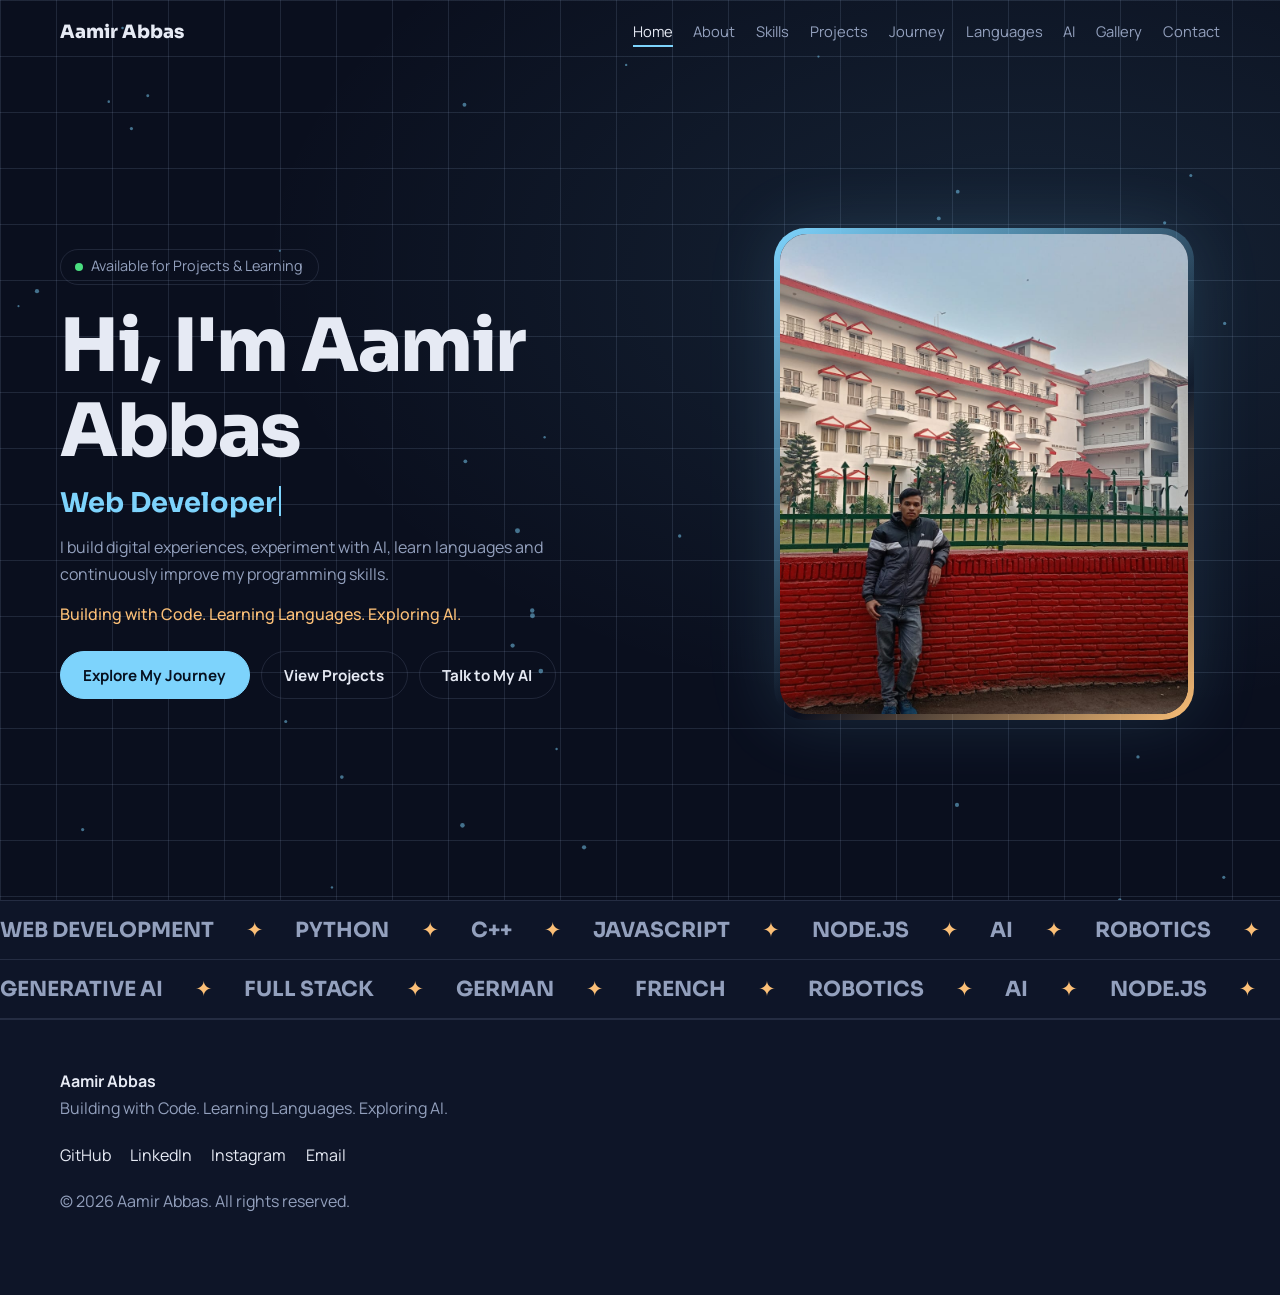
<file: index.html>
<!DOCTYPE html>
<html lang="en">
<head>
<meta charset="utf-8"><meta name="viewport" content="width=device-width, initial-scale=1">
<title>Aamir Abbas — Web Developer, Programmer, AI Explorer</title>
<meta name="description" content="Portfolio of Aamir Abbas: BCA student, web developer, programmer and AI explorer.">
<link rel="preconnect" href="https://fonts.googleapis.com"><link rel="preconnect" href="https://fonts.gstatic.com" crossorigin>
<link href="https://fonts.googleapis.com/css2?family=Sora:wght@500;700;800&family=Manrope:wght@400;500;700&display=swap" rel="stylesheet">
<link rel="stylesheet" href="style.css">
</head>
<body>
<div id="loader" aria-hidden="true"><span></span></div>
<header id="top-bar"><nav id="nav" aria-label="Main">
  <a class="logo" href="#home">Aamir Abbas</a>
  <button id="menu-btn" aria-label="Menu" aria-expanded="false"><span></span><span></span><span></span></button>
  <ul><li><a href="#home">Home</a></li><li><a href="#about">About</a></li><li><a href="#skills">Skills</a></li><li><a href="#projects">Projects</a></li><li><a href="#journey">Journey</a></li><li><a href="#languages">Languages</a></li><li><a href="#ai">AI</a></li><li><a href="#gallery">Gallery</a></li><li><a href="#contact">Contact</a></li></ul>
</nav></header>
<main>
<section id="home" data-page="home" class="hero"><canvas id="particles" aria-hidden="true"></canvas>
  <div class="wrap hero-grid">
    <div>
      <p class="status"><i></i> Available for Projects &amp; Learning</p>
      <h1>Hi, I'm Aamir Abbas</h1>
      <p class="typed-line"><span id="typed"></span><b class="caret"></b></p>
      <p class="lead">I build digital experiences, experiment with AI, learn languages and continuously improve my programming skills.</p>
      <p class="tagline">Building with Code. Learning Languages. Exploring AI.</p>
      <div class="btns"><a class="btn" href="#journey">Explore My Journey</a><a class="btn ghost" href="#projects">View Projects</a><a class="btn ghost" href="#ai">Talk to My AI</a></div>
    </div>
    <div class="photo float"><img src="2.jpg" alt="Portrait of Aamir Abbas" width="480" height="480"></div>
  </div>
</section>
<div class="marquee" data-page="home"><div class="track" id="marquee-a"></div></div>
<div class="marquee rev" data-page="home"><div class="track" id="marquee-b"></div></div>

<section id="about" data-page="about" class="sec"><div class="wrap">
  <h2>About Me</h2><p class="sub">A little about who I am</p>
  <div class="two">
    <div class="photo sm"><img src="2.jpg" alt="Aamir Abbas" loading="lazy"></div>
    <div class="prose">
      <p>Hello, I'm Aamir Abbas. I am currently pursuing BCA and developing my skills in programming, web development and artificial intelligence.</p>
      <p>I started exploring programming because I wanted to understand how digital products actually work. Since then, I have been learning web technologies, Python, C++, AI tools and application development.</p>
      <p>Alongside programming, I am also interested in learning languages such as French and German.</p>
      <p>My long-term goal is to combine software development, artificial intelligence and robotics to build useful technology.</p>
      <ul class="cards" id="about-cards"></ul>
    </div>
  </div>
  <div class="stats" id="stats"></div>
</div></section>

<section id="skills" data-page="skills" class="sec alt"><div class="wrap">
  <h2>My Skills</h2><p class="sub">Technologies I'm learning and using</p>
  <p class="muted">Bars are visual learning indicators, not certification scores.</p>
  <div class="grid skills" id="skill-grid"></div>
</div></section>

<section id="projects" data-page="projects" class="sec"><div class="wrap">
  <h2>Featured Projects</h2><p class="sub">Things I have built and experimented with</p>
  <div class="grid projects" id="project-grid"></div>
</div></section>

<section id="journey" data-page="journey" class="sec alt"><div class="wrap narrow">
  <h2>My Learning Journey</h2><ol class="timeline" id="timeline"></ol>
</div></section>

<section id="languages" data-page="languages" class="sec"><div class="wrap">
  <h2>Languages</h2><div class="grid four" id="lang-grid"></div>
</div></section>

<section class="sec learn" data-page="journey"><div class="wrap"><h2>Currently Learning</h2></div>
  <div class="marquee slow"><div class="track" id="learn-track"></div></div>
</section>

<section id="goals" data-page="journey" class="sec goals"><div class="wrap">
  <h2>Where I'm Going</h2>
  <p class="sub">My goal is to keep learning, build useful products and explore the intersection of software, artificial intelligence and robotics.</p>
  <div class="grid five" id="goal-grid"></div>
</div></section>

<section id="ai" data-page="ai" class="sec alt"><div class="wrap narrow">
  <h2>Ask Aamir's AI</h2><p class="sub">Ask questions about my projects, skills and learning journey.</p>
  <div class="chat card">
    <div id="chat-log" class="log" aria-live="polite"></div>
    <div id="chat-suggest" class="suggest"></div>
    <form id="chat-form"><input id="chat-input" placeholder="Ask something about Aamir..." aria-label="Your question" autocomplete="off"><button class="btn" type="submit">Ask AI</button></form>
  </div>
</div></section>

<section id="gallery" data-page="gallery" class="sec"><div class="wrap">
  <h2>My Gallery</h2><div class="gallery" id="gallery-grid"></div>
</div></section>

<section id="resume" data-page="gallery" class="sec alt"><div class="wrap narrow center">
  <h2>Resume</h2><p class="sub">Explore my education, skills, projects and technical interests.</p>
  <div class="btns c"><a class="btn" id="resume-view" href="resume.html">View Resume</a><a class="btn ghost" id="resume-dl" href="Aamir-Abbas-Resume.pdf" download="Aamir-Abbas-Resume.pdf">Download Resume</a></div>
</div></section>

<section id="links" data-page="contact" class="sec"><div class="wrap">
  <h2>Find Me Online</h2><div class="grid six" id="link-grid"></div>
</div></section>

<section id="contact" data-page="contact" class="sec alt"><div class="wrap narrow">
  <h2>Let's Build Something</h2><p class="sub">Have an idea, project or collaboration in mind?</p>
  <form id="contact-form" class="card form">
    <label>Name<input name="name" required></label>
    <label>Email<input name="email" type="email" required></label>
    <label>Message<textarea name="message" rows="5" required></textarea></label>
    <button class="btn" type="submit">Send Message</button>
    <p id="form-note" class="muted" role="status"></p>
  </form>
</div></section>
</main>

<footer><div class="wrap foot">
  <div><strong>Aamir Abbas</strong><p>Building with Code. Learning Languages. Exploring AI.</p></div>
  <div id="footer-links" class="flinks"></div>
  <p>© 2026 Aamir Abbas. All rights reserved.</p>
</div></footer>
<a id="top" href="#home" aria-label="Back to Top">↑ Back to Top</a>

<div id="modal" class="overlay" hidden><div class="dialog" role="dialog" aria-modal="true" aria-labelledby="modal-title"><button id="modal-close" aria-label="Close">×</button><div id="modal-body"></div></div></div>
<div id="lightbox" class="overlay" hidden><img id="lightbox-img" alt="Enlarged gallery photo"></div>
<script src="script.js"></script>
</body></html>
</file>
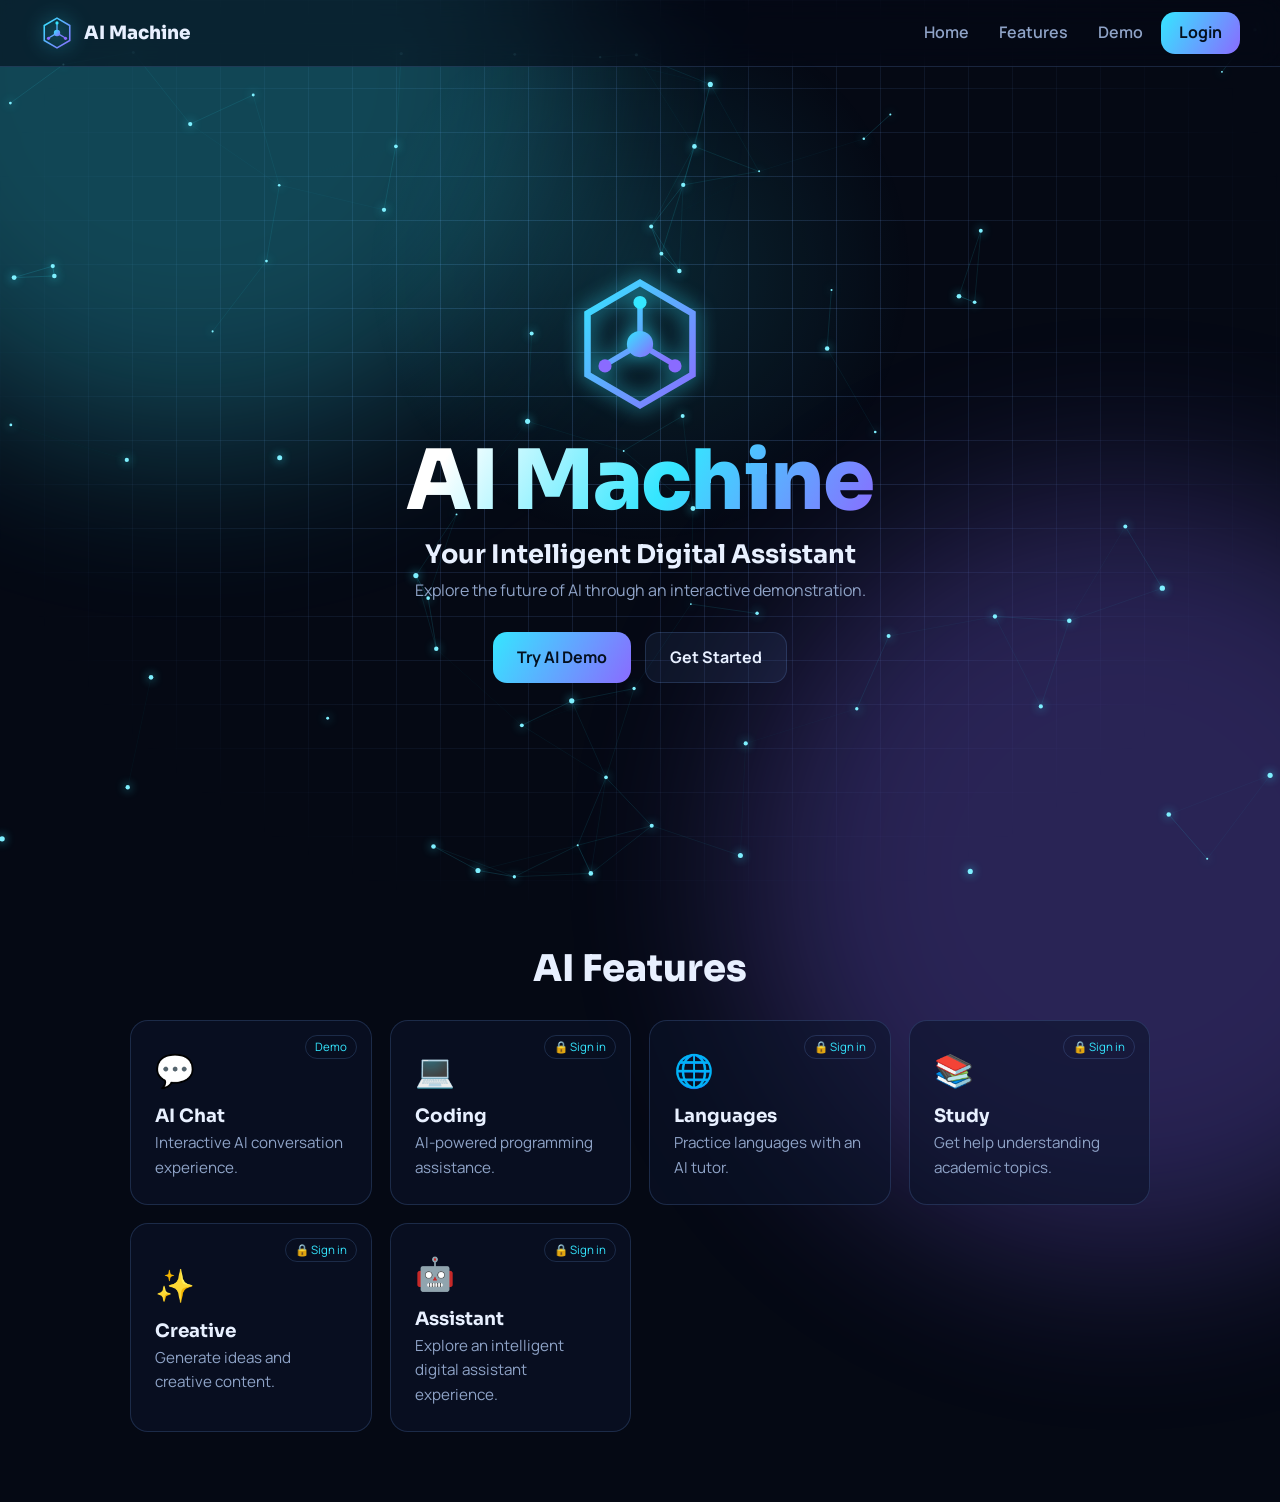
<file: ai.html>
<!DOCTYPE html>
<html lang="en">
<head>
<meta charset="UTF-8">
<meta name="viewport" content="width=device-width, initial-scale=1, viewport-fit=cover">
<title>AI Machine | Your Intelligent Digital Assistant</title>
<link rel="preconnect" href="https://fonts.googleapis.com">
<link rel="preconnect" href="https://fonts.gstatic.com" crossorigin>
<link href="https://fonts.googleapis.com/css2?family=Sora:wght@500;700;800&family=Manrope:wght@400;600;700&display=swap" rel="stylesheet">
<style>
:root{box-sizing:border-box;padding-top:env(safe-area-inset-top,0px);padding-bottom:env(safe-area-inset-bottom,0px);
--bg:#050914;--ink:#e8f0ff;--mut:#8fa3c7;--cy:#35e6ff;--vi:#8a6bff;--line:rgba(120,170,255,.18);--glass:rgba(12,20,42,.58);
--b1:#35e6ff;--b2:#8a6bff;--hf:'Sora','Segoe UI',system-ui,sans-serif;--bf:'Manrope','Segoe UI',system-ui,sans-serif}
html{scroll-padding-top:env(safe-area-inset-top,0px);scroll-behavior:smooth}
*,*::before,*::after{box-sizing:border-box}
body{margin:0;background:var(--bg);color:var(--ink);font:16px/1.6 var(--bf);overflow-x:hidden;min-height:100vh}
body.snow{--b1:#8fdcff;--b2:#3b5bff}
button,input{font:inherit;color:inherit}
button{cursor:pointer}
:focus-visible{outline:2px solid var(--cy);outline-offset:3px}
/* background layers */
#bg,.grid,.blob,#light{position:fixed;inset:0;pointer-events:none;z-index:0}
.grid{background-image:linear-gradient(var(--line) 1px,transparent 1px),linear-gradient(90deg,var(--line) 1px,transparent 1px);background-size:44px 44px;
-webkit-mask-image:radial-gradient(ellipse at 50% 40%,#000 20%,transparent 75%);mask-image:radial-gradient(ellipse at 50% 40%,#000 20%,transparent 75%);transition:opacity .8s}
body.snow .grid{opacity:.25}
.blob{inset:auto;width:60vmax;height:60vmax;border-radius:50%;filter:blur(90px);opacity:.28;transition:background .8s}
.blob.a{background:var(--b1);top:-25vmax;left:-15vmax;animation:drift 18s ease-in-out infinite alternate}
.blob.b{background:var(--b2);bottom:-28vmax;right:-18vmax;animation:drift 22s ease-in-out infinite alternate-reverse}
@keyframes drift{to{transform:translate(12vmax,8vmax) scale(1.15)}}
#light{background:radial-gradient(420px circle at var(--mx,50%) var(--my,30%),rgba(53,230,255,.13),transparent 65%)}
body.snow #light{opacity:.5}
/* nav */
.nav{position:sticky;top:0;z-index:20;display:flex;align-items:center;justify-content:space-between;gap:12px;padding:12px clamp(16px,4vw,40px);
background:rgba(5,9,20,.55);backdrop-filter:blur(14px);border-bottom:1px solid var(--line)}
.brand{display:flex;align-items:center;gap:10px;font:800 1.15rem var(--hf);background:none;border:0;padding:0}
.brand svg{width:34px;height:34px}
.nav nav{display:flex;align-items:center;gap:6px}
.nav a,.nav .lk{color:var(--mut);text-decoration:none;padding:8px 12px;border-radius:10px;background:none;border:0;font-weight:600}
.nav a:hover,.nav .lk:hover{color:var(--ink);background:rgba(120,170,255,.1)}
body.snow .nav{background:transparent;border-color:transparent;backdrop-filter:none}
body.snow .nav nav{display:none}
.logo{filter:drop-shadow(0 0 10px rgba(53,230,255,.75));animation:pulse 3.2s ease-in-out infinite}
@keyframes pulse{50%{filter:drop-shadow(0 0 22px rgba(138,107,255,.95));transform:scale(1.05)}}
/* views */
.view{display:none;position:relative;z-index:2}
.view.on{display:block;animation:vin .55s ease both}
.view.out{display:block;animation:vout .28s ease both}
@keyframes vin{from{opacity:0;transform:translateY(14px) scale(.985)}}
@keyframes vout{to{opacity:0;transform:translateY(-8px) scale(1.01)}}
/* buttons */
.btn{position:relative;border:1px solid var(--line);background:rgba(120,170,255,.08);padding:12px 24px;border-radius:14px;font-weight:700;transition:.25s}
.btn:hover{transform:translateY(-2px);border-color:var(--cy);box-shadow:0 0 22px rgba(53,230,255,.3)}
.pri{background:linear-gradient(120deg,var(--cy),var(--vi));color:#04101f;border:0}
.pri:hover{box-shadow:0 0 30px rgba(53,230,255,.6),0 0 60px rgba(138,107,255,.3)}
.btn.ld{pointer-events:none;color:transparent!important}
.btn.ld::after{content:"";position:absolute;inset:0;margin:auto;width:20px;height:20px;border:3px solid rgba(4,16,31,.3);border-top-color:#04101f;border-radius:50%;animation:spin .7s linear infinite}
.btn.okb{background:linear-gradient(120deg,#2ee6a6,#35e6ff);color:#04101f;border:0}
@keyframes spin{to{transform:rotate(360deg)}}
/* hero */
.hero{min-height:calc(100vh - 62px);display:grid;place-content:center;justify-items:center;text-align:center;padding:40px 20px 60px}
.hero .logo{width:clamp(96px,22vw,140px);height:auto;margin-bottom:18px}
h1{font:800 clamp(2.6rem,9vw,5.2rem)/1.05 var(--hf);margin:0;letter-spacing:-.02em;background:linear-gradient(120deg,#fff 10%,var(--cy) 55%,var(--vi));-webkit-background-clip:text;background-clip:text;color:transparent}
.sub{font:700 clamp(1.1rem,3.2vw,1.6rem) var(--hf);margin:14px 0 8px}
.hero p{color:var(--mut);max-width:34rem;margin:0 0 28px}
.row{display:flex;flex-wrap:wrap;gap:14px;justify-content:center}
/* features */
.sec{padding:40px clamp(16px,4vw,40px) 70px;max-width:1100px;margin:auto}
h2{font:800 clamp(1.6rem,4vw,2.3rem) var(--hf);text-align:center;margin:0 0 28px}
.cards{display:grid;grid-template-columns:repeat(auto-fit,minmax(240px,1fr));gap:18px}
.card{position:relative;text-align:left;padding:24px;border-radius:18px;background:var(--glass);border:1px solid var(--line);backdrop-filter:blur(10px);transition:.3s}
.card:hover{transform:translateY(-6px);border-color:var(--cy);box-shadow:0 12px 40px rgba(53,230,255,.18)}
.card .ic{font-size:2rem;display:block;margin-bottom:8px;animation:bob 4s ease-in-out infinite}
.card h3{font:700 1.15rem var(--hf);margin:0 0 4px}
.card p{margin:0;color:var(--mut);font-size:.95rem}
.card .tag{position:absolute;top:14px;right:14px;font-size:.72rem;color:var(--cy);border:1px solid var(--line);border-radius:99px;padding:2px 9px}
@keyframes bob{50%{transform:translateY(-5px)}}
.rv{opacity:0;transform:translateY(22px);transition:opacity .6s,transform .6s}
.rv.in{opacity:1;transform:none}
.note{color:var(--mut);font-size:.85rem;text-align:center;padding:0 16px 30px}
/* chat */
.chat{display:flex;flex-direction:column;max-width:820px;height:min(740px,calc(100dvh - 90px));margin:14px auto;padding:0 14px}
.ch{display:flex;align-items:center;gap:12px;padding:12px 16px;border-radius:16px 16px 0 0;background:var(--glass);border:1px solid var(--line);backdrop-filter:blur(14px)}
.ch h3{margin:0;font:700 1.05rem var(--hf);flex:1}
.badge{font:700 .7rem var(--hf);letter-spacing:.06em;color:#ffcf5c;border:1px solid rgba(255,207,92,.5);border-radius:99px;padding:3px 10px;animation:blink 2.4s infinite}
@keyframes blink{50%{box-shadow:0 0 14px rgba(255,207,92,.45)}}
.log{flex:1;overflow-y:auto;padding:16px;background:rgba(8,14,30,.6);border:1px solid var(--line);border-top:0;border-bottom:0;display:flex;flex-direction:column;gap:12px}
.m{max-width:82%;padding:11px 15px;border-radius:16px;white-space:pre-wrap;animation:vin .35s ease both}
.m.ai{background:rgba(53,230,255,.09);border:1px solid rgba(53,230,255,.25);border-bottom-left-radius:4px}
.m.me{align-self:flex-end;background:linear-gradient(120deg,var(--cy),var(--vi));color:#04101f;font-weight:600;border-bottom-right-radius:4px}
.m small{display:block;margin-top:6px;font:700 .65rem var(--hf);letter-spacing:.06em;color:#ffcf5c}
.dots span{display:inline-block;width:7px;height:7px;margin:0 2px;border-radius:50%;background:var(--cy);animation:bob 1s infinite}
.dots span:nth-child(2){animation-delay:.15s}.dots span:nth-child(3){animation-delay:.3s}
.chips{display:flex;gap:8px;flex-wrap:wrap;padding:10px 14px;background:rgba(8,14,30,.6);border:1px solid var(--line);border-top:0;border-bottom:0}
.chip{border:1px solid var(--line);background:none;border-radius:99px;padding:5px 13px;font-size:.85rem;color:var(--mut)}
.chip:hover{color:var(--ink);border-color:var(--cy)}
.cin{display:flex;gap:8px;padding:12px;border-radius:0 0 16px 16px;background:var(--glass);border:1px solid var(--line);backdrop-filter:blur(14px)}
.cin input[type=text]{flex:1;min-width:0;background:rgba(5,9,20,.7);border:1px solid var(--line);border-radius:12px;padding:11px 14px}
.cin input:focus{border-color:var(--cy);outline:0;box-shadow:0 0 14px rgba(53,230,255,.25)}
.ib{background:rgba(120,170,255,.1);border:1px solid var(--line);border-radius:12px;padding:0 13px;font-size:1.1rem}
.ib.rec{border-color:#ff5c7a;animation:blink 1s infinite}
.cin .pri{padding:0 20px}
/* auth */
.auth{min-height:calc(100vh - 62px);display:grid;place-items:center;padding:24px 16px}
.glass{width:min(430px,100%);padding:clamp(24px,5vw,38px);border-radius:24px;background:rgba(10,18,40,.55);border:1px solid rgba(160,210,255,.25);
backdrop-filter:blur(22px);-webkit-backdrop-filter:blur(22px);box-shadow:0 30px 80px rgba(0,0,0,.5),inset 0 0 40px rgba(143,220,255,.05);text-align:center}
.glass .logo{width:84px;height:84px}
.glass h3{font:800 1.5rem var(--hf);margin:10px 0 0}
.tg{color:var(--cy);font-size:.85rem;letter-spacing:.06em;margin:2px 0 18px}
.glass h4{font:700 1.3rem var(--hf);margin:0}
.glass .mut{color:var(--mut);margin:4px 0 18px;font-size:.95rem}
.panel{display:none}.panel.on{display:block;animation:vin .45s ease both}
.f{position:relative;margin-bottom:12px;text-align:left}
.f input{width:100%;background:rgba(5,9,20,.65);border:1px solid var(--line);border-radius:12px;padding:13px 14px}
.f input:focus{border-color:var(--cy);outline:0;box-shadow:0 0 16px rgba(53,230,255,.25)}
.f .eye{position:absolute;right:6px;top:6px;bottom:6px;background:none;border:0;padding:0 10px}
.opt{display:flex;justify-content:space-between;align-items:center;font-size:.88rem;margin:4px 0 16px;color:var(--mut)}
.opt a,.sw a{color:var(--cy);text-decoration:none;font-weight:600}
.opt a:hover,.sw a:hover{text-decoration:underline}
.glass .btn.w{width:100%}
.err{color:#ff7a93;font-size:.85rem;min-height:1.2em;margin:8px 0 0}
.or{display:flex;align-items:center;gap:10px;color:var(--mut);font-size:.75rem;letter-spacing:.1em;margin:20px 0 14px}
.or::before,.or::after{content:"";flex:1;height:1px;background:var(--line)}
.soc{display:grid;gap:10px}
.soc .btn{display:flex;align-items:center;justify-content:center;gap:10px}
.soc b{display:grid;place-items:center;width:24px;height:24px;border-radius:50%;background:#fff;color:#4285f4;font:800 .9rem var(--hf)}
.soc .fb b{background:#1877f2;color:#fff}
.sw{margin:18px 0 0;color:var(--mut);font-size:.92rem}
.demo{margin-top:16px;padding:9px 12px;font-size:.78rem;color:#ffcf5c;border:1px dashed rgba(255,207,92,.45);border-radius:10px}
.shake{animation:shk .4s}
@keyframes shk{25%{transform:translateX(-7px)}75%{transform:translateX(7px)}}
/* dashboard */
.dash{max-width:1100px;margin:auto;padding:44px clamp(16px,4vw,40px) 60px}
.dash h2{text-align:left;margin-bottom:6px}
.dash .mut{color:var(--mut);margin:0 0 28px}
.toast{position:fixed;left:50%;bottom:calc(24px + env(safe-area-inset-bottom,0px));transform:translate(-50%,30px);opacity:0;z-index:50;background:rgba(12,20,42,.92);border:1px solid var(--cy);padding:10px 20px;border-radius:99px;transition:.35s;pointer-events:none;max-width:90vw;text-align:center}
.toast.on{opacity:1;transform:translate(-50%,0)}
@media(max-width:560px){.nav .lk.hm{display:none}.m{max-width:92%}.cin .pri{padding:0 14px}}
@media(prefers-reduced-motion:reduce){*,*::before,*::after{animation-duration:.01ms!important;animation-iteration-count:1!important;transition-duration:.01ms!important}}
</style>
</head>
<body>
<svg width="0" height="0" style="position:absolute" aria-hidden="true"><symbol id="lg" viewBox="0 0 64 64"><defs><linearGradient id="g" x1="0" y1="0" x2="1" y2="1"><stop offset="0" stop-color="#35e6ff"/><stop offset="1" stop-color="#8a6bff"/></linearGradient></defs><path d="M32 4 56 18v28L32 60 8 46V18z" fill="none" stroke="url(#g)" stroke-width="3"/><path d="M32 26V14M37 35l10 6M27 35l-10 6" stroke="url(#g)" stroke-width="2.5" stroke-linecap="round"/><circle cx="32" cy="32" r="6" fill="url(#g)"/><circle cx="32" cy="13" r="3" fill="#35e6ff"/><circle cx="48" cy="42" r="3" fill="#8a6bff"/><circle cx="16" cy="42" r="3" fill="#8a6bff"/></symbol></svg>

<div class="grid"></div><div class="blob a"></div><div class="blob b"></div><div id="light"></div><canvas id="bg"></canvas>

<header class="nav">
  <button class="brand" data-go="home" aria-label="AI Machine home"><svg class="logo"><use href="#lg"/></svg>AI Machine</button>
  <nav>
    <button class="lk hm" data-go="home">Home</button>
    <a href="#features" id="nf">Features</a>
    <button class="lk" data-go="chat">Demo</button>
    <button class="btn pri" id="navAuth" style="padding:8px 18px">Login</button>
  </nav>
</header>

<main>
<!-- HOME -->
<section class="view on" id="v-home">
  <div class="hero">
    <svg class="logo"><use href="#lg"/></svg>
    <h1>AI Machine</h1>
    <div class="sub">Your Intelligent Digital Assistant</div>
    <p>Explore the future of AI through an interactive demonstration.</p>
    <div class="row"><button class="btn pri" data-tool="chat">Try AI Demo</button><button class="btn" data-go="login">Get Started</button></div>
  </div>
  <div class="sec" id="features"><h2>AI Features</h2><div class="cards" id="featCards"></div></div>
</section>

<!-- CHAT -->
<section class="view" id="v-chat">
  <div class="chat">
    <div class="ch"><button class="btn" data-go="back" style="padding:6px 12px" aria-label="Back">←</button><h3 id="ct">AI Chat</h3><span class="badge">DEMO MODE</span></div>
    <div class="log" id="log" aria-live="polite"></div>
    <div class="chips" id="chips"></div>
    <form class="cin" id="cf">
      <button type="button" class="ib" id="att" aria-label="Attach">📎</button>
      <input type="file" id="file" hidden>
      <input type="text" id="ci" placeholder="Ask me anything..." autocomplete="off">
      <button type="button" class="ib" id="mic" aria-label="Voice">🎤</button>
      <button class="btn pri" type="submit">Send</button>
    </form>
  </div>
</section>

<!-- AUTH -->
<section class="view" id="v-auth">
  <div class="auth"><div class="glass">
    <svg class="logo"><use href="#lg"/></svg>
    <h3>AI Machine</h3><div class="tg">Intelligence. Creativity. Possibility.</div>

    <div class="panel on" id="p-login">
      <h4>Welcome Back</h4><p class="mut">Sign in to continue your AI journey.</p>
      <form id="lf" novalidate>
        <div class="f"><input type="email" id="le" placeholder="Enter your email" autocomplete="email" aria-label="Email"></div>
        <div class="f"><input type="password" id="lp" placeholder="Enter your password" autocomplete="current-password" aria-label="Password"><button type="button" class="eye" aria-label="Show or hide password">👁</button></div>
        <div class="opt"><label><input type="checkbox"> Remember me</label><a href="#" data-p="forgot">Forgot Password?</a></div>
        <button class="btn pri w" type="submit">Sign In</button>
        <p class="err" id="le-err"></p>
      </form>
      <div class="or">OR CONTINUE WITH</div>
      <div class="soc"><button class="btn" data-soc="Google"><b>G</b>Continue with Google</button><button class="btn fb" data-soc="Facebook"><b>f</b>Continue with Facebook</button></div>
      <p class="sw">Don't have an account? <a href="#" data-p="signup">Create Account</a></p>
    </div>

    <div class="panel" id="p-signup">
      <h4>Create Account</h4><p class="mut">Join AI Machine in a few seconds.</p>
      <form id="sf" novalidate>
        <div class="f"><input type="text" id="sn" placeholder="Enter your name" autocomplete="name" aria-label="Name"></div>
        <div class="f"><input type="email" id="se" placeholder="Enter your email" autocomplete="email" aria-label="Email"></div>
        <div class="f"><input type="password" id="sp" placeholder="Create a password" autocomplete="new-password" aria-label="Password"><button type="button" class="eye" aria-label="Show or hide password">👁</button></div>
        <button class="btn pri w" type="submit">Create Account</button>
        <p class="err" id="se-err"></p>
      </form>
      <p class="sw">Already have an account? <a href="#" data-p="login">Sign In</a></p>
    </div>

    <div class="panel" id="p-forgot">
      <h4>Forgot Password?</h4><p class="mut">Enter your email and we'll show a demo recovery.</p>
      <form id="ff" novalidate>
        <div class="f"><input type="email" id="fe" placeholder="Enter your email" aria-label="Email"></div>
        <button class="btn pri w" type="submit">Send Recovery Link</button>
        <p class="err" id="fe-err"></p>
      </form>
      <p class="sw"><a href="#" data-p="login">← Back to Sign In</a></p>
    </div>

    <div class="demo">Demo Mode — Authentication is simulated for this frontend demonstration.</div>
  </div></div>
</section>

<!-- DASHBOARD -->
<section class="view" id="v-dash">
  <div class="dash">
    <h2>Welcome back, <span id="un">Aamir</span>!</h2>
    <p class="mut">Pick a tool to start. Everything here is a demo with predefined replies.</p>
    <div class="cards" id="dashCards"></div>
    <div class="row" style="margin-top:34px"><button class="btn" id="logout">Logout</button></div>
  </div>
</section>
</main>
<div class="toast" id="toast" role="status"></div>

<script>
const $=id=>document.getElementById(id),Q=s=>document.querySelector(s),QA=s=>[...document.querySelectorAll(s)];
const RM=matchMedia('(prefers-reduced-motion:reduce)').matches;

/* ---------- background: particles + neural net / snow ---------- */
const cv=$('bg'),cx=cv.getContext('2d');let W,H,mode='ai',P=[],S=[],mx=-999,my=-999;
const flake=init=>{const r=Math.random()*3+1;return{x:Math.random()*W,y:init?Math.random()*H:-10,r,v:r*.3+Math.random()*.7,a:Math.random()*6.28,s:Math.random()*.02+.006,w:Math.random()*.9+.3}};
function size(){const d=Math.min(devicePixelRatio||1,2);W=innerWidth;H=innerHeight;cv.width=W*d;cv.height=H*d;cx.setTransform(d,0,0,d,0,0);
P=Array.from({length:Math.min(75,W/16|0)},()=>({x:Math.random()*W,y:Math.random()*H,vx:(Math.random()-.5)*.45,vy:(Math.random()-.5)*.45,r:Math.random()*1.8+.9}));
S=Array.from({length:Math.min(170,W/6|0)},()=>flake(true))}
addEventListener('resize',size);size();
function tick(){const k=RM?0:1;cx.clearRect(0,0,W,H);
if(mode==='ai'){
 for(let i=0;i<P.length;i++){const p=P[i];p.x+=p.vx*k;p.y+=p.vy*k;if(p.x<0||p.x>W)p.vx*=-1;if(p.y<0||p.y>H)p.vy*=-1;
  for(let j=i+1;j<P.length;j++){const q=P[j],d=Math.hypot(p.x-q.x,p.y-q.y);if(d<130){cx.strokeStyle=`rgba(53,230,255,${.22*(1-d/130)})`;cx.lineWidth=1;cx.beginPath();cx.moveTo(p.x,p.y);cx.lineTo(q.x,q.y);cx.stroke()}}
  const dm=Math.hypot(p.x-mx,p.y-my);if(dm<170){cx.strokeStyle=`rgba(138,107,255,${.5*(1-dm/170)})`;cx.beginPath();cx.moveTo(p.x,p.y);cx.lineTo(mx,my);cx.stroke()}
  cx.fillStyle='#7ff0ff';cx.shadowColor='#35e6ff';cx.shadowBlur=10;cx.beginPath();cx.arc(p.x,p.y,p.r,0,6.28);cx.fill();cx.shadowBlur=0}
}else{
 for(const f of S){f.a+=f.s*k;f.y+=f.v*k;f.x+=Math.sin(f.a)*f.w*k;if(f.y>H+10){Object.assign(f,flake(false))}if(f.x>W+10)f.x=-10;if(f.x<-10)f.x=W+10;
  cx.fillStyle=`rgba(235,246,255,${.35+f.r*.15})`;cx.shadowColor='#bfe6ff';cx.shadowBlur=f.r*2;cx.beginPath();cx.arc(f.x,f.y,f.r,0,6.28);cx.fill()}cx.shadowBlur=0}
requestAnimationFrame(tick)}
tick();
addEventListener('pointermove',e=>{mx=e.clientX;my=e.clientY;const s=document.documentElement.style;s.setProperty('--mx',mx+'px');s.setProperty('--my',my+'px')});

/* ---------- data ---------- */
const FEAT=[['chat','💬','AI Chat','Interactive AI conversation experience.'],['code','💻','Coding','AI-powered programming assistance.'],['lang','🌐','Languages','Practice languages with an AI tutor.'],['study','📚','Study','Get help understanding academic topics.'],['creative','✨','Creative','Generate ideas and creative content.'],['voice','🤖','Assistant','Explore an intelligent digital assistant experience.']];
const DASH=[['chat','💬','AI Chat'],['code','💻','Coding Assistant'],['lang','🌐','Language Tutor'],['study','📚','Study Assistant'],['creative','✨','Creative AI'],['voice','🎤','Voice Assistant']];
const TOOLS={
chat:['AI Chat',"Hello! 👋 I'm AI Machine.\n\nHow can I help you today?",['Hello','What can you do?','Tell me about coding']],
code:['Coding Assistant',"Hi! 💻 Coding assistant demo here. Ask me about Python, JavaScript or loops.",['Show a Python example','Explain a loop']],
lang:['Language Tutor',"Bonjour! 🌐 Language tutor demo here. Ask for a French or German phrase.",['Teach me French','Teach me German']],
study:['Study Assistant',"Hello! 📚 Study assistant demo here. Ask me to explain a topic.",['Explain photosynthesis','Help me study']],
creative:['Creative AI',"Hey! ✨ Creative demo here. Ask for an idea, a story or a poem.",['Give me a project idea','Write a short poem']],
voice:['Voice Assistant',"Hi! 🎤 Tap the mic and I'll pretend to listen (demo).",['What can you do?']]};
const REPLIES=[
[/^\s*(hi|hello|hey|namaste)\b/i,"Hello! 👋 Welcome to AI Machine."],
[/what can you do|help me|features/i,"I can demonstrate AI chat, coding assistance, language learning, study support, and creative tools."],
[/loop/i,"A loop repeats code. In Python:\nfor i in range(3):\n    print(i)"],
[/code|python|javascript|program/i,"Coding demo 💻\nprint('Hello, AI Machine!')\nA real version would explain, fix and improve your code."],
[/french|bonjour/i,"Language demo 🌐\n“Bonjour” = Hello\n“Comment ça va ?” = How are you?"],
[/german|hallo/i,"Language demo 🌐\n“Guten Morgen” = Good morning\n“Wie geht's?” = How are you?"],
[/photosynth|study|explain|math/i,"Study demo 📚\nPhotosynthesis is how plants turn sunlight, water and CO₂ into sugar and oxygen."],
[/idea|project/i,"Creative demo ✨\nIdea: a pocket study buddy that turns your notes into quick quizzes."],
[/poem|story/i,"Creative demo ✨\nStars hum softly in the code,\nwhile small ideas learn to glow."],
[/who are you|your name/i,"I'm AI Machine, a demo assistant with predefined replies."],
[/thank/i,"You're welcome! 😊"]];
const FALLBACK="This is a frontend-only demo, so I answer from predefined replies. Try: Hello, What can you do?, or ask about coding, languages, study or creative ideas.";

/* ---------- router ---------- */
let user=null,cur='home',prev='home',tool='chat';
function toast(t){const e=$('toast');e.textContent=t;e.classList.add('on');clearTimeout(toast.t);toast.t=setTimeout(()=>e.classList.remove('on'),2600)}
function go(v,panel){
 if(v==='back'){v=prev==='chat'||prev==='auth'?(user?'dash':'home'):prev}
 if(v==='login'||v==='signup'){panel=v==='signup'?'signup':'login';v='auth'}
 if(v==='dash'&&!user){toast('Please sign in first');v='auth';panel='login'}
 const a=$('v-'+cur),b=$('v-'+v);
 if(cur!==v){prev=cur;a.classList.add('out');setTimeout(()=>{a.classList.remove('on','out');b.classList.add('on');scrollTo(0,0)},280)}
 cur=v;mode=v==='auth'?'snow':'ai';document.body.classList.toggle('snow',v==='auth');
 if(panel)showPanel(panel);
 const na=$('navAuth');na.textContent=user?'Logout':'Login';
}
function showPanel(p){QA('.panel').forEach(x=>x.classList.toggle('on',x.id==='p-'+p));QA('.err').forEach(e=>e.textContent='');
 QA('.glass .btn.pri, .soc .btn').forEach(b=>{b.classList.remove('ld','okb');b.disabled=false;if(b.dataset.t)b.innerHTML=b.dataset.t})}
function openTool(k){
 if(k!=='chat'&&!user){toast('This feature needs sign-in (demo)');go('login');return}
 tool=k;const t=TOOLS[k];$('ct').textContent=t[0];$('log').innerHTML='';
 ai(t[1],k!=='chat');
 $('chips').innerHTML=t[2].map(x=>`<button class="chip" type="button">${x}</button>`).join('');
 go('chat');
}
document.addEventListener('click',e=>{
 const g=e.target.closest('[data-go]');if(g){go(g.dataset.go);return}
 const t=e.target.closest('[data-tool]');if(t){openTool(t.dataset.tool);return}
 const p=e.target.closest('[data-p]');if(p){e.preventDefault();showPanel(p.dataset.p);return}
 const s=e.target.closest('[data-soc]');if(s){fake(s,'Demo Login Successful',()=>login('Aamir'));return}
 const c=e.target.closest('.chip');if(c){send(c.textContent)}
 const ey=e.target.closest('.eye');if(ey){const i=ey.previousElementSibling;i.type=i.type==='password'?'text':'password';ey.textContent=i.type==='password'?'👁':'🙈'}
});
$('navAuth').onclick=()=>user?logout():go('login');
$('nf').onclick=e=>{if(cur!=='home'){e.preventDefault();go('home');setTimeout(()=>$('features').scrollIntoView({behavior:'smooth'}),450)}};
$('logout').onclick=logout;
function logout(){user=null;toast('Logged out (demo)');go('home')}
function login(n){user=n;$('un').textContent=n;toast('Demo login successful');go('dash')}

/* ---------- fake auth ---------- */
function fake(btn,okText,done){btn.dataset.t=btn.dataset.t||btn.innerHTML;btn.classList.add('ld');
 setTimeout(()=>{btn.classList.remove('ld');btn.classList.add('okb');btn.innerHTML='✓ '+okText;setTimeout(done,900)},1300)}
const mail=v=>/^\S+@\S+\.\S+$/.test(v);
function bad(id,msg){const e=$(id);e.textContent=msg;const g=e.closest('.glass');g.classList.remove('shake');void g.offsetWidth;g.classList.add('shake')}
$('lf').onsubmit=e=>{e.preventDefault();
 if(!mail($('le').value.trim()))return bad('le-err','Enter any email, for example you@example.com (demo).');
 if(!$('lp').value)return bad('le-err','Enter any password (demo).');
 $('le-err').textContent='';fake(e.submitter||e.target.querySelector('.pri'),'Demo Login Successful',()=>login('Aamir'))};
$('sf').onsubmit=e=>{e.preventDefault();const n=$('sn').value.trim();
 if(!n)return bad('se-err','Enter your name.');
 if(!mail($('se').value.trim()))return bad('se-err','Enter a valid email (demo).');
 if(!$('sp').value)return bad('se-err','Create any password (demo).');
 $('se-err').textContent='';fake(e.target.querySelector('.pri'),'Demo Account Created',()=>login(n.split(' ')[0]))};
$('ff').onsubmit=e=>{e.preventDefault();
 if(!mail($('fe').value.trim()))return bad('fe-err','Enter your email.');
 const b=e.target.querySelector('.pri');fake(b,'Demo recovery link simulated',()=>{toast('Demo: no email is actually sent');showPanel('login')})};

/* ---------- chat ---------- */
const log=$('log');
function ai(t,demo){const d=document.createElement('div');d.className='m ai';d.textContent=t;if(demo){const s=document.createElement('small');s.textContent='DEMO MODE';d.appendChild(s)}log.appendChild(d);log.scrollTop=log.scrollHeight}
function me(t){const d=document.createElement('div');d.className='m me';d.textContent=t;log.appendChild(d);log.scrollTop=log.scrollHeight}
function send(t){t=t.trim();if(!t)return;me(t);$('ci').value='';
 const d=document.createElement('div');d.className='m ai dots';d.innerHTML='<span></span><span></span><span></span>';log.appendChild(d);log.scrollTop=log.scrollHeight;
 setTimeout(()=>{d.remove();const r=REPLIES.find(x=>x[0].test(t));ai(r?r[1]:FALLBACK,!r)},700+Math.random()*500)}
$('cf').onsubmit=e=>{e.preventDefault();send($('ci').value)};
$('att').onclick=()=>$('file').click();
$('file').onchange=e=>{const f=e.target.files[0];if(f){me('📎 '+f.name);setTimeout(()=>ai('Got your file. This is a demo, so nothing is uploaded or read.',true),600)}e.target.value=''};
$('mic').onclick=()=>{const m=$('mic');if(m.classList.contains('rec'))return;m.classList.add('rec');$('ci').placeholder='Listening... (demo)';
 setTimeout(()=>{m.classList.remove('rec');$('ci').placeholder='Ask me anything...';send('What can you do?')},1800)};

/* ---------- build cards ---------- */
$('featCards').innerHTML=FEAT.map((f,i)=>`<button class="card rv" style="transition-delay:${i*70}ms" data-tool="${f[0]}"><span class="tag">${f[0]==='chat'?'Demo':'🔒 Sign in'}</span><span class="ic">${f[1]}</span><h3>${f[2]}</h3><p>${f[3]}</p></button>`).join('');
$('dashCards').innerHTML=DASH.map((f,i)=>`<button class="card rv" style="transition-delay:${i*70}ms" data-tool="${f[0]}"><span class="ic">${f[1]}</span><h3>${f[2]}</h3><p>Open demo</p></button>`).join('');
const io=new IntersectionObserver(es=>es.forEach(x=>{if(x.isIntersecting){x.target.classList.add('in');io.unobserve(x.target)}}),{threshold:.15});
QA('.rv').forEach(x=>io.observe(x));
new MutationObserver(()=>QA('.rv').forEach(x=>io.observe(x))).observe(document.body,{attributes:true,subtree:true,attributeFilter:['class']});
</script>
</body>
</html>
</file>
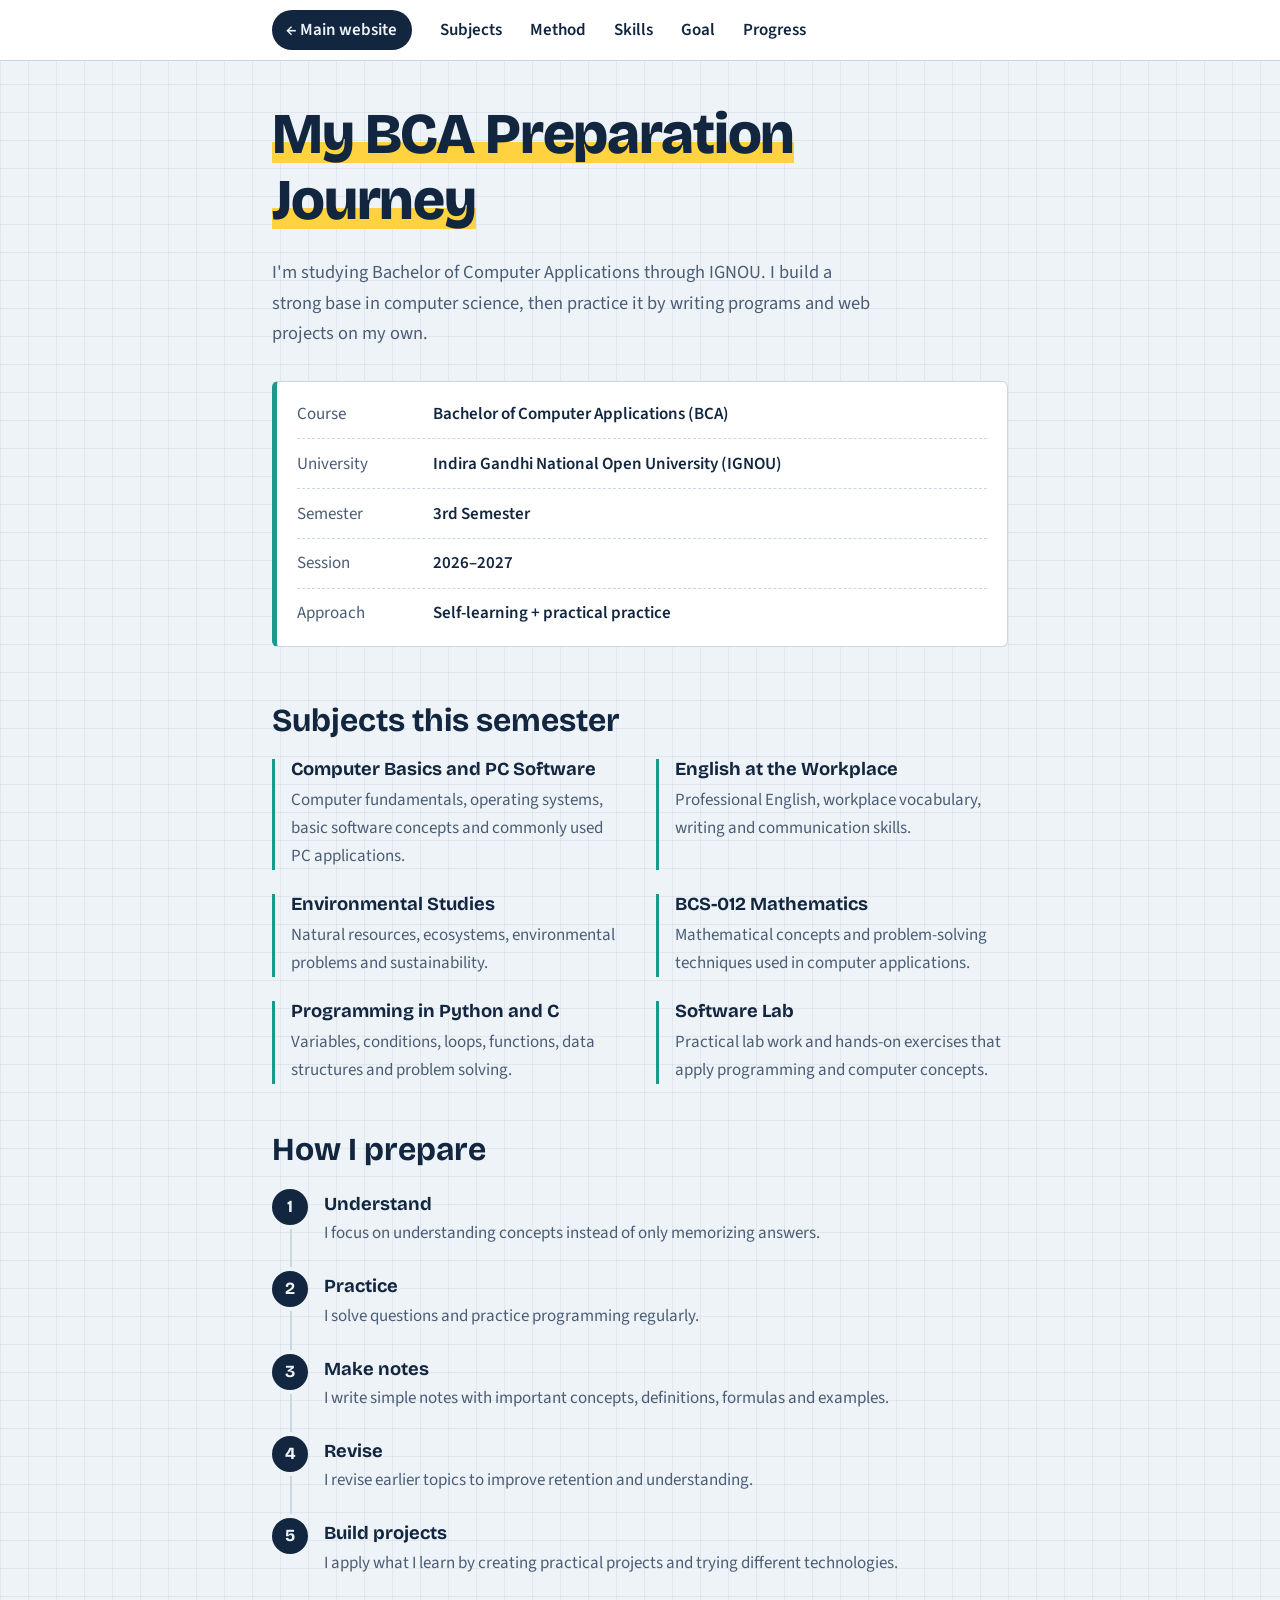
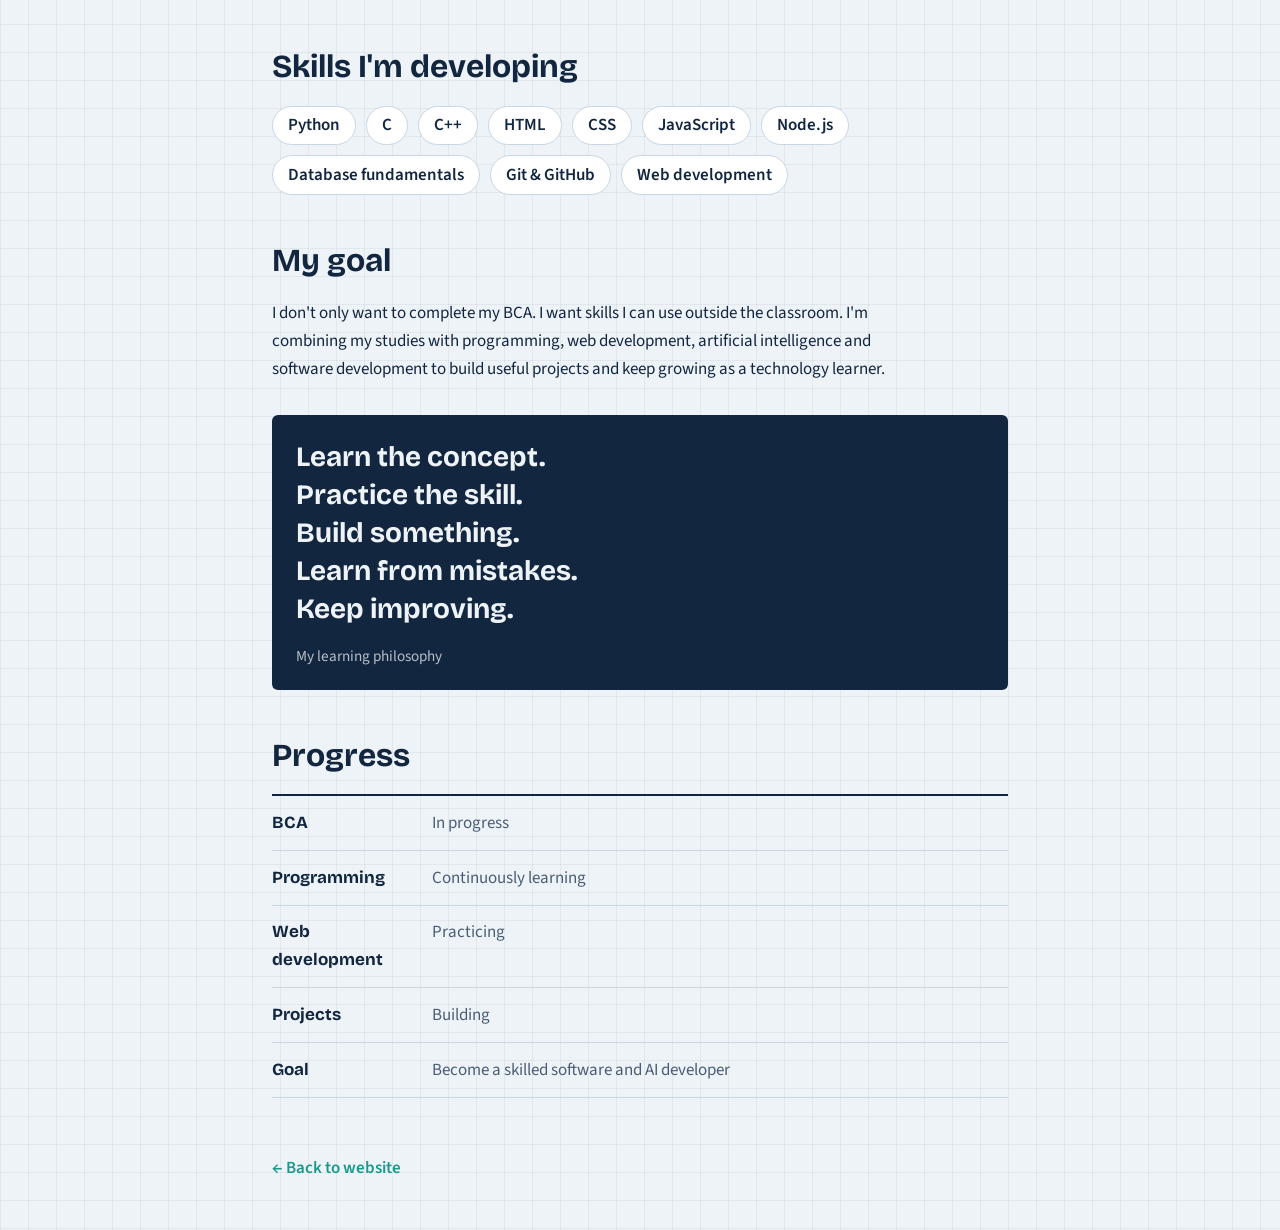
<file: bca.html>
<!DOCTYPE html>
<html lang="en">
<head>
  <meta charset="UTF-8">
  <meta name="viewport" content="width=device-width, initial-scale=1">
  <title>BCA About | My Preparation Journey</title>
  <meta name="description" content="My BCA preparation journey at IGNOU: subjects, study method, skills and goals.">
  <link rel="preconnect" href="https://fonts.googleapis.com">
  <link rel="preconnect" href="https://fonts.gstatic.com" crossorigin>
  <link href="https://fonts.googleapis.com/css2?family=Bricolage+Grotesque:wght@500;700;800&family=Source+Sans+3:wght@400;600&display=swap" rel="stylesheet">
  <link rel="stylesheet" href="bca.css">
</head>
<body>

  <header class="topbar">
    <nav class="menu" aria-label="BCA About menu">
      <!-- Opens your main website. Change index.html if your home page has a different name -->
      <a class="home-link" href="index.html">&larr; Main website</a>
      <ul class="menu-links">
        <li><a href="#subjects">Subjects</a></li>
        <li><a href="#method">Method</a></li>
        <li><a href="#skills">Skills</a></li>
        <li><a href="#goal">Goal</a></li>
        <li><a href="#progress">Progress</a></li>
      </ul>
    </nav>
  </header>

  <main>

    <section class="hero">
      <h1>My BCA Preparation Journey</h1>
      <p class="lead">I'm studying Bachelor of Computer Applications through IGNOU. I build a strong base in computer science, then practice it by writing programs and web projects on my own.</p>

      <dl class="facts">
        <div><dt>Course</dt><dd>Bachelor of Computer Applications (BCA)</dd></div>
        <div><dt>University</dt><dd>Indira Gandhi National Open University (IGNOU)</dd></div>
        <div><dt>Semester</dt><dd>3rd Semester</dd></div>
        <div><dt>Session</dt><dd>2026&ndash;2027</dd></div>
        <div><dt>Approach</dt><dd>Self-learning + practical practice</dd></div>
      </dl>
    </section>

    <section aria-labelledby="subjects">
      <h2 id="subjects">Subjects this semester</h2>
      <ul class="subjects">
        <li>
          <h3>Computer Basics and PC Software</h3>
          <p>Computer fundamentals, operating systems, basic software concepts and commonly used PC applications.</p>
        </li>
        <li>
          <h3>English at the Workplace</h3>
          <p>Professional English, workplace vocabulary, writing and communication skills.</p>
        </li>
        <li>
          <h3>Environmental Studies</h3>
          <p>Natural resources, ecosystems, environmental problems and sustainability.</p>
        </li>
        <li>
          <h3>BCS-012 Mathematics</h3>
          <p>Mathematical concepts and problem-solving techniques used in computer applications.</p>
        </li>
        <li>
          <h3>Programming in Python and C</h3>
          <p>Variables, conditions, loops, functions, data structures and problem solving.</p>
        </li>
        <li>
          <h3>Software Lab</h3>
          <p>Practical lab work and hands-on exercises that apply programming and computer concepts.</p>
        </li>
      </ul>
    </section>

    <section aria-labelledby="method">
      <h2 id="method">How I prepare</h2>
      <ol class="steps">
        <li><strong>Understand</strong> <span>I focus on understanding concepts instead of only memorizing answers.</span></li>
        <li><strong>Practice</strong> <span>I solve questions and practice programming regularly.</span></li>
        <li><strong>Make notes</strong> <span>I write simple notes with important concepts, definitions, formulas and examples.</span></li>
        <li><strong>Revise</strong> <span>I revise earlier topics to improve retention and understanding.</span></li>
        <li><strong>Build projects</strong> <span>I apply what I learn by creating practical projects and trying different technologies.</span></li>
      </ol>
    </section>

    <section aria-labelledby="skills">
      <h2 id="skills">Skills I'm developing</h2>
      <ul class="chips">
        <li>Python</li>
        <li>C</li>
        <li>C++</li>
        <li>HTML</li>
        <li>CSS</li>
        <li>JavaScript</li>
        <li>Node.js</li>
        <li>Database fundamentals</li>
        <li>Git &amp; GitHub</li>
        <li>Web development</li>
      </ul>
    </section>

    <section aria-labelledby="goal">
      <h2 id="goal">My goal</h2>
      <p>I don't only want to complete my BCA. I want skills I can use outside the classroom. I'm combining my studies with programming, web development, artificial intelligence and software development to build useful projects and keep growing as a technology learner.</p>

      <blockquote class="philosophy">
        <p>Learn the concept.<br>
        Practice the skill.<br>
        Build something.<br>
        Learn from mistakes.<br>
        Keep improving.</p>
        <footer>My learning philosophy</footer>
      </blockquote>
    </section>

    <section aria-labelledby="progress">
      <h2 id="progress">Progress</h2>
      <dl class="progress">
        <div><dt>BCA</dt><dd>In progress</dd></div>
        <div><dt>Programming</dt><dd>Continuously learning</dd></div>
        <div><dt>Web development</dt><dd>Practicing</dd></div>
        <div><dt>Projects</dt><dd>Building</dd></div>
        <div><dt>Goal</dt><dd>Become a skilled software and AI developer</dd></div>
      </dl>
    </section>

  </main>

  <footer class="site-footer">
    <a href="index.html">&larr; Back to website</a>
  </footer>

</body>
</html>
</file>
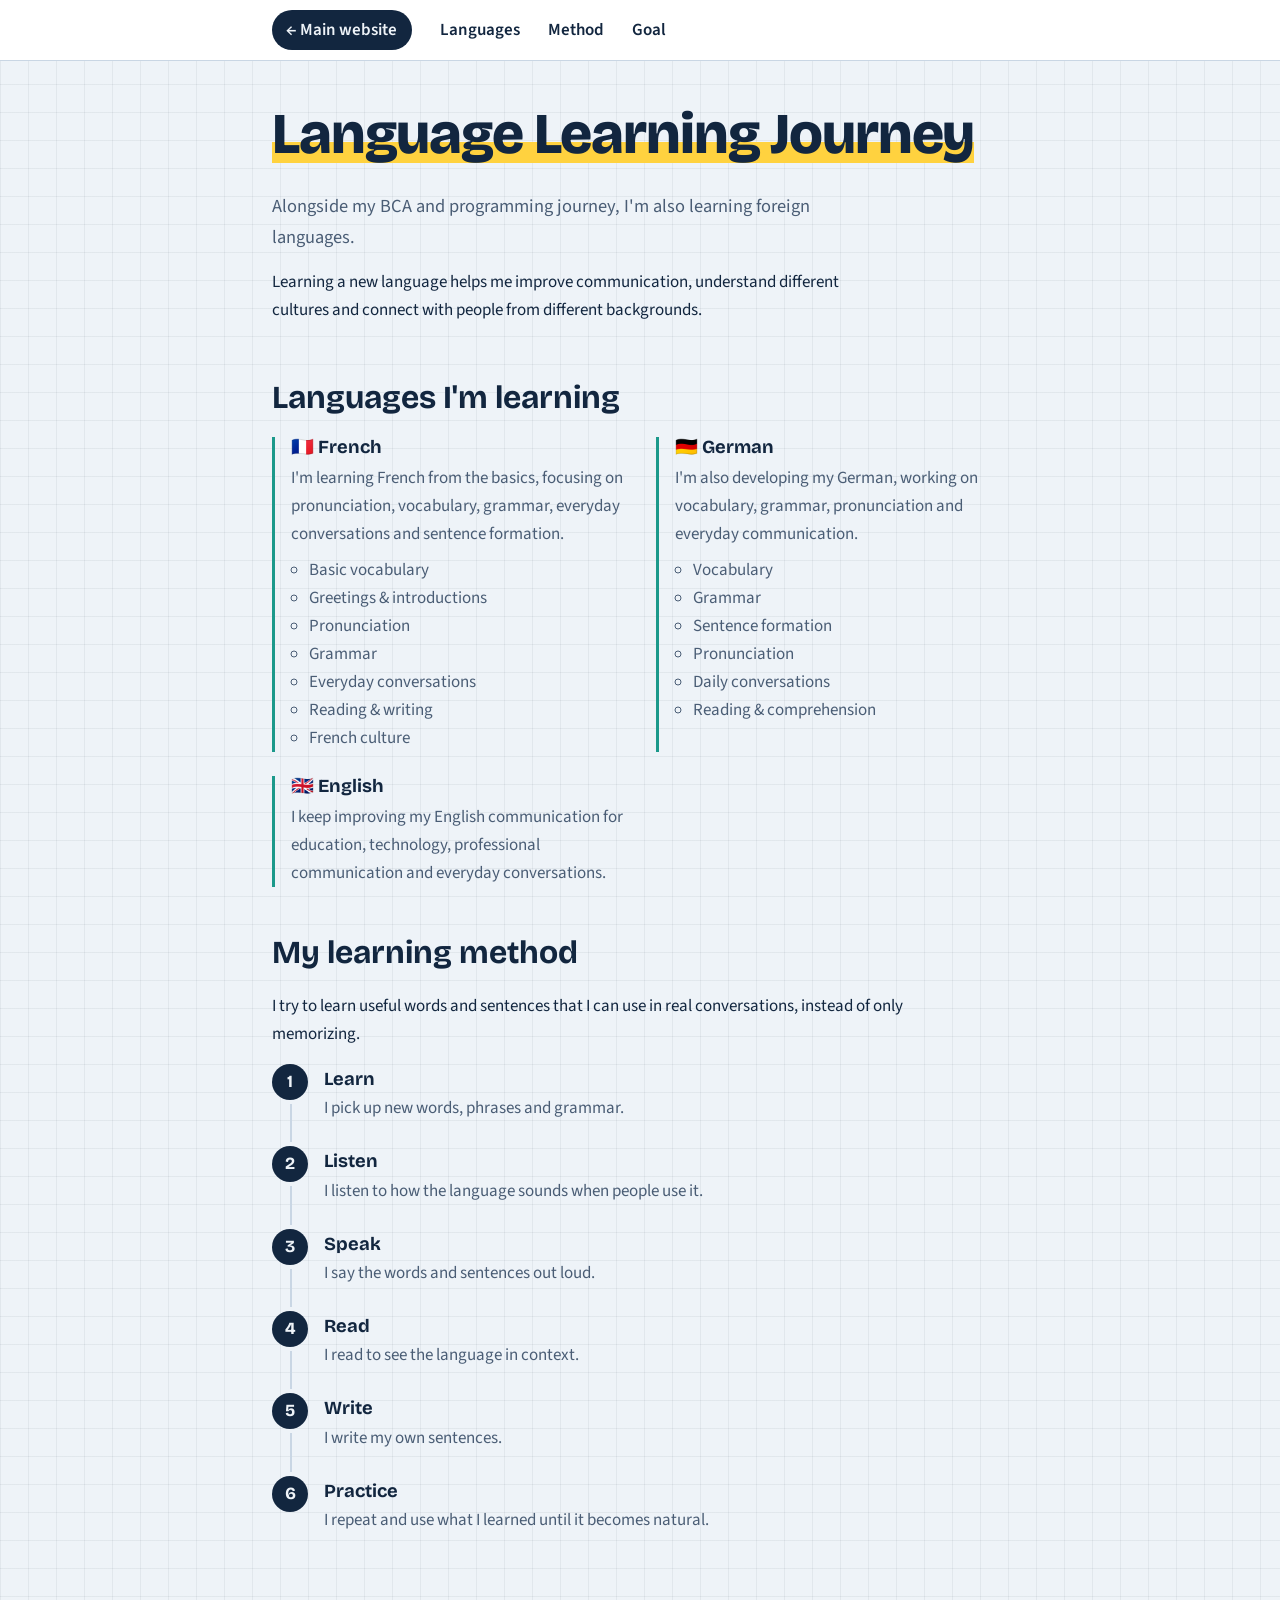
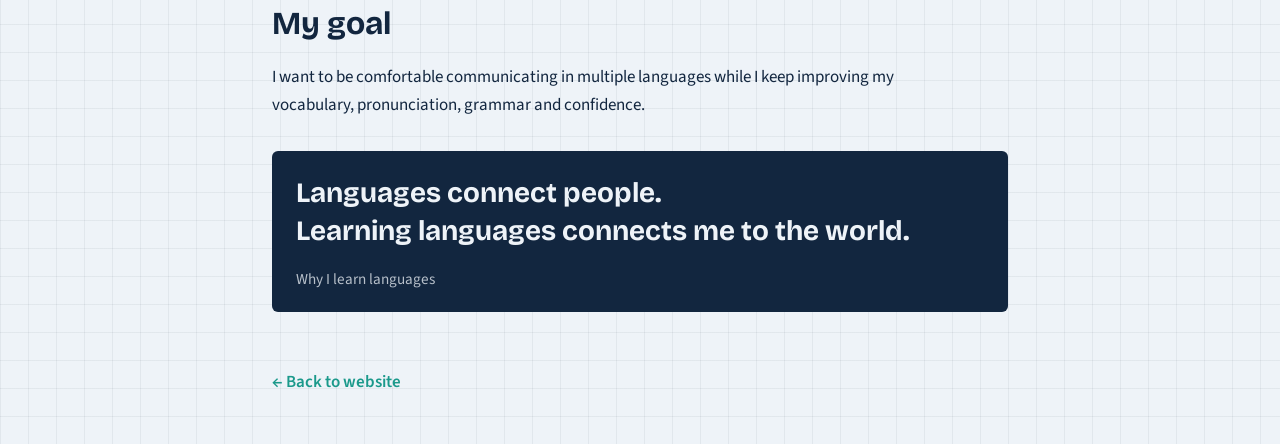
<file: Lan.html>
<!DOCTYPE html>
<html lang="en">
<head>
  <meta charset="UTF-8">
  <meta name="viewport" content="width=device-width, initial-scale=1">
  <title>Language Learning Journey</title>
  <meta name="description" content="My journey of learning French, German and English alongside my BCA and programming studies.">
  <link rel="preconnect" href="https://fonts.googleapis.com">
  <link rel="preconnect" href="https://fonts.gstatic.com" crossorigin>
  <link href="https://fonts.googleapis.com/css2?family=Bricolage+Grotesque:wght@500;700;800&family=Source+Sans+3:wght@400;600&display=swap" rel="stylesheet">
  <!-- Uses the same stylesheet as bca.html, web.html and py.html -->
  <link rel="stylesheet" href="website.css">
</head>
<body>

  <header class="topbar">
    <nav class="menu" aria-label="Language page menu">
      <a class="home-link" href="index.html">&larr; Main website</a>
      <ul class="menu-links">
        <li><a href="#languages">Languages</a></li>
        <li><a href="#method">Method</a></li>
        <li><a href="#goal">Goal</a></li>
      </ul>
    </nav>
  </header>

  <main>

    <section class="hero">
      <h1>Language Learning Journey</h1>
      <p class="lead">Alongside my BCA and programming journey, I'm also learning foreign languages.</p>
      <p class="intro">Learning a new language helps me improve communication, understand different cultures and connect with people from different backgrounds.</p>
    </section>

    <section aria-labelledby="languages">
      <h2 id="languages">Languages I'm learning</h2>
      <ul class="subjects">
        <li>
          <h3>🇫🇷 French</h3>
          <p>I'm learning French from the basics, focusing on pronunciation, vocabulary, grammar, everyday conversations and sentence formation.</p>
          <ul>
            <li>Basic vocabulary</li>
            <li>Greetings &amp; introductions</li>
            <li>Pronunciation</li>
            <li>Grammar</li>
            <li>Everyday conversations</li>
            <li>Reading &amp; writing</li>
            <li>French culture</li>
          </ul>
        </li>
        <li>
          <h3>🇩🇪 German</h3>
          <p>I'm also developing my German, working on vocabulary, grammar, pronunciation and everyday communication.</p>
          <ul>
            <li>Vocabulary</li>
            <li>Grammar</li>
            <li>Sentence formation</li>
            <li>Pronunciation</li>
            <li>Daily conversations</li>
            <li>Reading &amp; comprehension</li>
          </ul>
        </li>
        <li>
          <h3>🇬🇧 English</h3>
          <p>I keep improving my English communication for education, technology, professional communication and everyday conversations.</p>
        </li>
      </ul>
    </section>

    <section aria-labelledby="method">
      <h2 id="method">My learning method</h2>
      <p>I try to learn useful words and sentences that I can use in real conversations, instead of only memorizing.</p>
      <ol class="steps">
        <li><strong>Learn</strong> <span>I pick up new words, phrases and grammar.</span></li>
        <li><strong>Listen</strong> <span>I listen to how the language sounds when people use it.</span></li>
        <li><strong>Speak</strong> <span>I say the words and sentences out loud.</span></li>
        <li><strong>Read</strong> <span>I read to see the language in context.</span></li>
        <li><strong>Write</strong> <span>I write my own sentences.</span></li>
        <li><strong>Practice</strong> <span>I repeat and use what I learned until it becomes natural.</span></li>
      </ol>
    </section>

    <section aria-labelledby="goal">
      <h2 id="goal">My goal</h2>
      <p>I want to be comfortable communicating in multiple languages while I keep improving my vocabulary, pronunciation, grammar and confidence.</p>

      <blockquote class="philosophy">
        <p>Languages connect people.<br>
        Learning languages connects me to the world.</p>
        <footer>Why I learn languages</footer>
      </blockquote>
    </section>

  </main>

  <footer class="site-footer">
    <a href="index.html">&larr; Back to website</a>
  </footer>

</body>
</html>
</file>
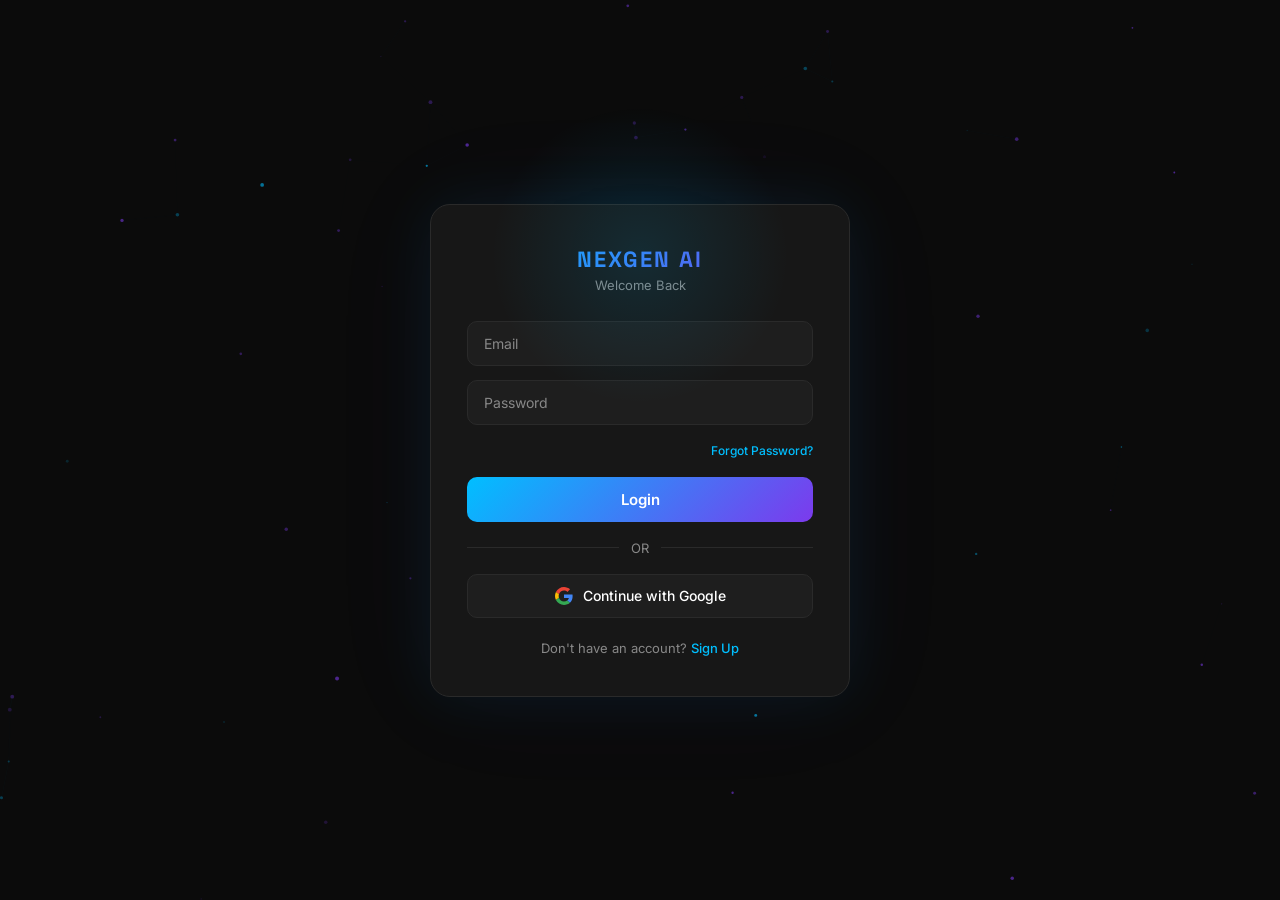
<file: poly.html>
<!DOCTYPE html>
<html lang="en">
<head>
<meta charset="UTF-8">
<meta name="viewport" content="width=device-width, initial-scale=1.0">
<title>NexGen AI</title>
<style>
  @import url('https://fonts.googleapis.com/css2?family=Inter:wght@300;400;500;600;700&family=Space+Grotesk:wght@400;500;600;700&display=swap');

  *, *::before, *::after { box-sizing: border-box; margin: 0; padding: 0; }

  :root {
    --bg: #0B0B0B;
    --card: #171717;
    --border: #2A2A2A;
    --text: #FFFFFF;
    --text-sec: #888888;
    --accent: #00BFFF;
    --accent2: #7C3AED;
    --danger: #FF4444;
    --success: #00C853;
    --input-bg: #1E1E1E;
    --sidebar-w: 260px;
  }

  html, body { height: 100%; background: var(--bg); color: var(--text); font-family: 'Inter', sans-serif; overflow: hidden; }

  /* ── PARTICLES CANVAS ── */
  #particles-canvas { position: fixed; inset: 0; z-index: 0; pointer-events: none; }

  /* ── PAGES ── */
  .page { position: fixed; inset: 0; z-index: 10; display: none; align-items: center; justify-content: center; padding: 20px; }
  .page.active { display: flex; }

  /* ── AUTH CARD ── */
  .auth-card {
    background: var(--card);
    border: 1px solid var(--border);
    border-radius: 20px;
    padding: 40px 36px;
    width: 100%;
    max-width: 420px;
    position: relative;
    z-index: 1;
    box-shadow: 0 0 60px rgba(0,191,255,0.08), 0 0 120px rgba(124,58,237,0.05);
    animation: cardIn .5s ease;
  }
  @keyframes cardIn { from { opacity:0; transform: translateY(20px) scale(.97); } to { opacity:1; transform: none; } }

  .brand {
    text-align: center;
    margin-bottom: 6px;
  }
  .brand-name {
    font-family: 'Space Grotesk', sans-serif;
    font-size: 22px;
    font-weight: 700;
    background: linear-gradient(135deg, var(--accent), var(--accent2));
    -webkit-background-clip: text;
    -webkit-text-fill-color: transparent;
    letter-spacing: 2px;
  }
  .brand-sub { font-size: 13px; color: var(--text-sec); margin-bottom: 28px; margin-top: 4px; }

  .form-group { margin-bottom: 14px; }
  .form-input {
    width: 100%;
    background: var(--input-bg);
    border: 1px solid var(--border);
    border-radius: 10px;
    padding: 13px 16px;
    color: var(--text);
    font-size: 14px;
    font-family: 'Inter', sans-serif;
    outline: none;
    transition: border-color .2s, box-shadow .2s;
  }
  .form-input:focus { border-color: var(--accent); box-shadow: 0 0 0 3px rgba(0,191,255,0.1); }
  .form-input::placeholder { color: var(--text-sec); }

  .btn-primary {
    width: 100%;
    background: linear-gradient(135deg, var(--accent), var(--accent2));
    border: none;
    border-radius: 10px;
    padding: 13px;
    color: #fff;
    font-size: 15px;
    font-weight: 600;
    cursor: pointer;
    transition: opacity .2s, transform .1s;
    margin-top: 4px;
    font-family: 'Inter', sans-serif;
  }
  .btn-primary:hover { opacity: .9; }
  .btn-primary:active { transform: scale(.98); }

  .divider { display: flex; align-items: center; gap: 12px; margin: 18px 0; color: var(--text-sec); font-size: 13px; }
  .divider::before, .divider::after { content:''; flex:1; height:1px; background: var(--border); }

  .btn-google {
    width: 100%;
    background: var(--input-bg);
    border: 1px solid var(--border);
    border-radius: 10px;
    padding: 12px;
    color: var(--text);
    font-size: 14px;
    font-weight: 500;
    cursor: pointer;
    display: flex;
    align-items: center;
    justify-content: center;
    gap: 10px;
    transition: border-color .2s, background .2s;
    font-family: 'Inter', sans-serif;
  }
  .btn-google:hover { border-color: var(--accent); background: rgba(0,191,255,0.05); }

  .auth-footer { text-align: center; margin-top: 22px; font-size: 13px; color: var(--text-sec); }
  .auth-link { color: var(--accent); cursor: pointer; text-decoration: none; font-weight: 500; }
  .auth-link:hover { text-decoration: underline; }

  .otp-row { display: flex; gap: 8px; }
  .otp-row .form-input { flex: 1; }
  .otp-row .btn-sm { white-space: nowrap; flex-shrink: 0; background: var(--accent); border: none; border-radius: 10px; padding: 0 18px; color: #fff; font-size: 13px; font-weight: 600; cursor: pointer; font-family: 'Inter', sans-serif; }

  .step-indicator { display: flex; gap: 6px; justify-content: center; margin-bottom: 20px; }
  .step-dot { width: 8px; height: 8px; border-radius: 50%; background: var(--border); transition: background .3s; }
  .step-dot.active { background: var(--accent); }

  /* ── GLOW PULSE ── */
  .glow-ring {
    position: absolute;
    width: 300px; height: 300px;
    border-radius: 50%;
    background: radial-gradient(circle, rgba(0,191,255,0.12) 0%, transparent 70%);
    top: -100px; left: 50%;
    transform: translateX(-50%);
    animation: glowPulse 4s ease-in-out infinite;
    pointer-events: none;
    z-index: 0;
  }
  @keyframes glowPulse { 0%,100% { opacity:.5; transform: translateX(-50%) scale(1); } 50% { opacity:1; transform: translateX(-50%) scale(1.15); } }

  /* ── CHAT PAGE ── */
  #chat-page { padding: 0; align-items: stretch; background: var(--bg); }

  .sidebar {
    width: var(--sidebar-w);
    flex-shrink: 0;
    background: var(--card);
    border-right: 1px solid var(--border);
    display: flex;
    flex-direction: column;
    height: 100%;
    transition: transform .3s;
    z-index: 100;
  }
  .sidebar-header {
    padding: 20px 18px 14px;
    border-bottom: 1px solid var(--border);
    display: flex;
    align-items: center;
    gap: 10px;
  }
  .sidebar-brand {
    font-family: 'Space Grotesk', sans-serif;
    font-size: 16px;
    font-weight: 700;
    background: linear-gradient(135deg, var(--accent), var(--accent2));
    -webkit-background-clip: text;
    -webkit-text-fill-color: transparent;
    flex: 1;
  }
  .ham-btn { background: none; border: none; color: var(--text-sec); cursor: pointer; font-size: 18px; padding: 4px; display: none; }

  .btn-new-chat {
    margin: 14px 14px 8px;
    background: rgba(0,191,255,0.1);
    border: 1px solid rgba(0,191,255,0.3);
    border-radius: 10px;
    padding: 10px 14px;
    color: var(--accent);
    font-size: 13px;
    font-weight: 600;
    cursor: pointer;
    display: flex;
    align-items: center;
    gap: 8px;
    font-family: 'Inter', sans-serif;
    transition: background .2s;
  }
  .btn-new-chat:hover { background: rgba(0,191,255,0.18); }

  .search-chat {
    margin: 0 14px 12px;
    background: var(--input-bg);
    border: 1px solid var(--border);
    border-radius: 8px;
    padding: 9px 12px;
    color: var(--text);
    font-size: 13px;
    font-family: 'Inter', sans-serif;
    outline: none;
    width: calc(100% - 28px);
  }
  .search-chat:focus { border-color: var(--accent); }
  .search-chat::placeholder { color: var(--text-sec); }

  .chat-list { flex: 1; overflow-y: auto; padding: 0 8px; }
  .chat-list::-webkit-scrollbar { width: 4px; }
  .chat-list::-webkit-scrollbar-thumb { background: var(--border); border-radius: 4px; }

  .chat-group-label { font-size: 10px; color: var(--text-sec); text-transform: uppercase; letter-spacing: 1px; padding: 10px 8px 4px; }

  .chat-item {
    padding: 9px 10px;
    border-radius: 8px;
    cursor: pointer;
    font-size: 13px;
    color: var(--text-sec);
    white-space: nowrap;
    overflow: hidden;
    text-overflow: ellipsis;
    transition: background .15s, color .15s;
  }
  .chat-item:hover, .chat-item.active { background: rgba(0,191,255,0.08); color: var(--text); }

  .sidebar-footer { padding: 14px; border-top: 1px solid var(--border); display: flex; flex-direction: column; gap: 4px; }
  .sidebar-footer-btn {
    display: flex; align-items: center; gap: 10px;
    padding: 9px 10px; border-radius: 8px; cursor: pointer;
    font-size: 13px; color: var(--text-sec);
    background: none; border: none; font-family: 'Inter', sans-serif;
    transition: background .15s, color .15s; width: 100%; text-align: left;
  }
  .sidebar-footer-btn:hover { background: rgba(255,255,255,0.05); color: var(--text); }
  .sidebar-footer-btn.upgrade { color: #FFB300; }
  .sidebar-footer-btn.upgrade:hover { background: rgba(255,179,0,0.08); }

  /* ── USAGE BAR ── */
  .usage-bar-wrap { padding: 8px 14px; }
  .usage-label { font-size: 11px; color: var(--text-sec); margin-bottom: 5px; display: flex; justify-content: space-between; }
  .usage-bar { height: 4px; background: var(--border); border-radius: 4px; overflow: hidden; }
  .usage-fill { height: 100%; background: linear-gradient(90deg, var(--accent), var(--accent2)); border-radius: 4px; transition: width .5s; }

  /* ── CHAT MAIN ── */
  .chat-main { flex: 1; display: flex; flex-direction: column; height: 100%; min-width: 0; }

  .chat-topbar {
    padding: 14px 20px;
    border-bottom: 1px solid var(--border);
    display: flex;
    align-items: center;
    gap: 14px;
    background: var(--card);
    flex-shrink: 0;
  }
  .chat-topbar-ham { background: none; border: none; color: var(--text-sec); cursor: pointer; font-size: 20px; display: none; }
  .topbar-title { font-family: 'Space Grotesk', sans-serif; font-size: 17px; font-weight: 700; background: linear-gradient(135deg, var(--accent), var(--accent2)); -webkit-background-clip: text; -webkit-text-fill-color: transparent; }
  .topbar-model { background: rgba(0,191,255,0.1); border: 1px solid rgba(0,191,255,0.25); border-radius: 20px; padding: 4px 12px; font-size: 12px; color: var(--accent); font-weight: 500; cursor: pointer; }
  .topbar-online { display: flex; align-items: center; gap: 6px; font-size: 12px; color: var(--success); margin-left: auto; }
  .online-dot { width: 7px; height: 7px; border-radius: 50%; background: var(--success); animation: pulse 2s infinite; }
  @keyframes pulse { 0%,100% { opacity:1; } 50% { opacity:.4; } }

  /* ── MESSAGES ── */
  .messages-area { flex: 1; overflow-y: auto; padding: 20px; display: flex; flex-direction: column; gap: 16px; }
  .messages-area::-webkit-scrollbar { width: 4px; }
  .messages-area::-webkit-scrollbar-thumb { background: var(--border); border-radius: 4px; }

  .msg-row { display: flex; gap: 10px; align-items: flex-end; max-width: 78%; }
  .msg-row.user { align-self: flex-end; flex-direction: row-reverse; }
  .msg-row.ai { align-self: flex-start; }

  .msg-avatar { width: 32px; height: 32px; border-radius: 50%; display: flex; align-items: center; justify-content: center; font-size: 16px; flex-shrink: 0; }
  .msg-row.user .msg-avatar { background: linear-gradient(135deg, var(--accent), var(--accent2)); }
  .msg-row.ai .msg-avatar { background: var(--border); }

  .msg-bubble {
    padding: 11px 15px;
    border-radius: 16px;
    font-size: 14px;
    line-height: 1.6;
    max-width: 100%;
  }
  .msg-row.user .msg-bubble { background: linear-gradient(135deg, var(--accent), var(--accent2)); border-bottom-right-radius: 4px; }
  .msg-row.ai .msg-bubble { background: var(--card); border: 1px solid var(--border); border-bottom-left-radius: 4px; }

  .msg-actions { display: flex; align-items: center; gap: 8px; margin-top: 5px; }
  .msg-read-btn { background: none; border: none; color: var(--text-sec); font-size: 11px; cursor: pointer; display: flex; align-items: center; gap: 4px; padding: 3px 8px; border-radius: 6px; transition: background .2s; font-family: 'Inter', sans-serif; }
  .msg-read-btn:hover { background: rgba(255,255,255,0.05); }

  /* Code block */
  .code-block { background: #000; border: 1px solid var(--border); border-radius: 10px; overflow: hidden; margin: 8px 0; font-size: 13px; }
  .code-header { display: flex; align-items: center; justify-content: space-between; padding: 8px 14px; background: #111; border-bottom: 1px solid var(--border); }
  .code-lang { font-size: 12px; color: var(--text-sec); font-weight: 500; }
  .code-copy { background: rgba(255,255,255,0.08); border: 1px solid var(--border); border-radius: 6px; padding: 3px 10px; color: var(--text-sec); font-size: 11px; cursor: pointer; font-family: 'Inter', sans-serif; transition: background .2s; }
  .code-copy:hover { background: rgba(255,255,255,0.15); }
  .code-body { padding: 14px; overflow-x: auto; }
  .code-body pre { font-family: 'Courier New', monospace; color: #E0E0E0; white-space: pre; }
  .code-body .kw { color: #569CD6; }
  .code-body .fn { color: #DCDCAA; }
  .code-body .str { color: #CE9178; }

  /* Typing indicator */
  .typing-dots { display: flex; gap: 5px; align-items: center; padding: 4px 0; }
  .typing-dots span { width: 7px; height: 7px; border-radius: 50%; background: var(--text-sec); animation: dotBounce 1.2s infinite; }
  .typing-dots span:nth-child(2) { animation-delay: .2s; }
  .typing-dots span:nth-child(3) { animation-delay: .4s; }
  @keyframes dotBounce { 0%,80%,100% { transform: scale(.7); opacity:.4; } 40% { transform: scale(1); opacity:1; } }

  /* ── INPUT BOX ── */
  .input-area { padding: 12px 16px 16px; border-top: 1px solid var(--border); flex-shrink: 0; background: var(--bg); }

  .upload-previews { display: flex; gap: 8px; flex-wrap: wrap; margin-bottom: 8px; }
  .preview-chip {
    background: var(--card);
    border: 1px solid var(--border);
    border-radius: 8px;
    padding: 6px 10px;
    font-size: 12px;
    color: var(--text-sec);
    display: flex;
    align-items: center;
    gap: 6px;
  }
  .preview-chip .remove-btn { background: none; border: none; color: var(--text-sec); cursor: pointer; font-size: 14px; line-height: 1; padding: 0; }
  .preview-chip img { width: 36px; height: 36px; object-fit: cover; border-radius: 4px; }

  .input-box {
    display: flex;
    align-items: center;
    gap: 8px;
    background: var(--card);
    border: 1px solid var(--border);
    border-radius: 14px;
    padding: 8px 10px;
    transition: border-color .2s, box-shadow .2s;
  }
  .input-box:focus-within { border-color: var(--accent); box-shadow: 0 0 0 3px rgba(0,191,255,0.08); }

  .icon-btn {
    background: none;
    border: none;
    color: var(--text-sec);
    cursor: pointer;
    font-size: 18px;
    padding: 6px;
    border-radius: 8px;
    transition: background .15s, color .15s;
    line-height: 1;
    flex-shrink: 0;
  }
  .icon-btn:hover { background: rgba(255,255,255,0.06); color: var(--text); }

  .msg-textarea {
    flex: 1;
    background: none;
    border: none;
    color: var(--text);
    font-size: 14px;
    font-family: 'Inter', sans-serif;
    resize: none;
    outline: none;
    max-height: 120px;
    min-height: 24px;
    line-height: 1.5;
  }
  .msg-textarea::placeholder { color: var(--text-sec); }

  .send-btn {
    background: linear-gradient(135deg, var(--accent), var(--accent2));
    border: none;
    border-radius: 9px;
    width: 36px; height: 36px;
    display: flex; align-items: center; justify-content: center;
    cursor: pointer;
    transition: opacity .2s, transform .1s;
    flex-shrink: 0;
    font-size: 16px;
  }
  .send-btn:hover { opacity: .85; }
  .send-btn:active { transform: scale(.92); }

  .voice-wave { display: flex; align-items: center; gap: 3px; padding: 4px 8px; }
  .wave-bar { width: 3px; border-radius: 3px; background: var(--accent); animation: waveAnim 1s infinite; }
  .wave-bar:nth-child(1) { height: 10px; animation-delay: 0s; }
  .wave-bar:nth-child(2) { height: 18px; animation-delay: .1s; }
  .wave-bar:nth-child(3) { height: 24px; animation-delay: .2s; }
  .wave-bar:nth-child(4) { height: 16px; animation-delay: .3s; }
  .wave-bar:nth-child(5) { height: 10px; animation-delay: .4s; }
  @keyframes waveAnim { 0%,100% { transform: scaleY(.4); } 50% { transform: scaleY(1); } }

  /* ── PREMIUM PAGE ── */
  #premium-page { flex-direction: column; overflow-y: auto; }
  .premium-grid { display: grid; grid-template-columns: repeat(auto-fit, minmax(280px, 1fr)); gap: 20px; max-width: 900px; width: 100%; padding: 40px 20px; }
  .premium-card {
    background: var(--card);
    border: 1px solid var(--border);
    border-radius: 18px;
    padding: 30px 24px;
    position: relative;
    transition: border-color .3s, transform .2s;
  }
  .premium-card:hover { border-color: rgba(0,191,255,0.4); transform: translateY(-3px); }
  .premium-card.featured { border-color: var(--accent); box-shadow: 0 0 30px rgba(0,191,255,0.15); }
  .premium-badge { position: absolute; top: 16px; right: 16px; background: var(--accent); color: #000; font-size: 10px; font-weight: 700; padding: 3px 8px; border-radius: 20px; letter-spacing: 1px; }
  .plan-name { font-size: 22px; font-weight: 700; margin-bottom: 6px; font-family: 'Space Grotesk', sans-serif; }
  .plan-price { font-size: 32px; font-weight: 700; color: var(--accent); margin-bottom: 20px; }
  .plan-price span { font-size: 14px; color: var(--text-sec); font-weight: 400; }
  .plan-features { list-style: none; display: flex; flex-direction: column; gap: 10px; margin-bottom: 24px; }
  .plan-features li { display: flex; align-items: center; gap: 10px; font-size: 14px; color: var(--text-sec); }
  .plan-features li::before { content: '✓'; color: var(--accent); font-weight: 700; flex-shrink: 0; }

  /* ── PAYMENT PAGE ── */
  #payment-page {}
  .payment-card { background: var(--card); border: 1px solid var(--border); border-radius: 20px; padding: 36px; width: 100%; max-width: 440px; }
  .payment-title { font-size: 20px; font-weight: 700; margin-bottom: 22px; font-family: 'Space Grotesk', sans-serif; text-align: center; }
  .pay-options { display: grid; grid-template-columns: 1fr 1fr; gap: 10px; margin-bottom: 20px; }
  .pay-option {
    background: var(--input-bg);
    border: 1px solid var(--border);
    border-radius: 10px;
    padding: 14px 10px;
    cursor: pointer;
    display: flex;
    align-items: center;
    justify-content: center;
    gap: 8px;
    font-size: 13px;
    font-weight: 500;
    transition: border-color .2s, background .2s;
    color: var(--text);
  }
  .pay-option:hover, .pay-option.selected { border-color: var(--accent); background: rgba(0,191,255,0.06); }

  /* ── SETTINGS PAGE ── */
  #settings-page {}
  .settings-card { background: var(--card); border: 1px solid var(--border); border-radius: 20px; padding: 8px; width: 100%; max-width: 460px; }
  .settings-item {
    display: flex;
    align-items: center;
    padding: 16px 18px;
    border-radius: 12px;
    cursor: pointer;
    gap: 14px;
    transition: background .15s;
  }
  .settings-item:hover { background: rgba(255,255,255,0.04); }
  .settings-icon { font-size: 18px; width: 28px; text-align: center; }
  .settings-label { flex: 1; font-size: 15px; }
  .settings-item.danger .settings-label { color: var(--danger); }
  .toggle { width: 42px; height: 24px; background: var(--border); border-radius: 12px; cursor: pointer; position: relative; transition: background .3s; }
  .toggle.on { background: var(--accent); }
  .toggle::after { content:''; position: absolute; width: 18px; height: 18px; border-radius: 50%; background: #fff; top: 3px; left: 3px; transition: left .2s; }
  .toggle.on::after { left: 21px; }

  /* ── POPUP OVERLAY ── */
  .overlay { position: fixed; inset: 0; background: rgba(0,0,0,0.7); z-index: 200; display: none; align-items: center; justify-content: center; backdrop-filter: blur(4px); }
  .overlay.show { display: flex; }
  .popup { background: var(--card); border: 1px solid var(--border); border-radius: 18px; padding: 32px; text-align: center; max-width: 340px; width: 90%; animation: popIn .3s ease; }
  @keyframes popIn { from { transform: scale(.9); opacity:0; } to { transform: scale(1); opacity:1; } }
  .popup h3 { font-size: 20px; margin-bottom: 10px; font-family: 'Space Grotesk', sans-serif; }
  .popup p { color: var(--text-sec); font-size: 14px; margin-bottom: 22px; }
  .popup-btns { display: flex; gap: 10px; }
  .popup-btns .btn-primary { flex: 1; }
  .btn-ghost { flex: 1; background: none; border: 1px solid var(--border); border-radius: 10px; padding: 12px; color: var(--text-sec); font-size: 14px; cursor: pointer; font-family: 'Inter', sans-serif; transition: background .2s; }
  .btn-ghost:hover { background: rgba(255,255,255,0.05); }

  /* ── MOBILE ── */
  @media (max-width: 768px) {
    .sidebar {
      position: fixed;
      left: 0; top: 0; bottom: 0;
      transform: translateX(-100%);
    }
    .sidebar.open { transform: translateX(0); box-shadow: 4px 0 30px rgba(0,0,0,0.5); }
    .sidebar-overlay { display: none; position: fixed; inset: 0; z-index: 99; background: rgba(0,0,0,0.5); }
    .sidebar-overlay.show { display: block; }
    .chat-topbar-ham { display: block !important; }
    .ham-btn { display: block; }
    .premium-grid { grid-template-columns: 1fr; }
    .auth-card { padding: 28px 22px; }
  }

  /* Back btn */
  .back-btn { position: absolute; top: 18px; left: 18px; background: none; border: 1px solid var(--border); border-radius: 8px; padding: 6px 12px; color: var(--text-sec); cursor: pointer; font-size: 13px; font-family: 'Inter', sans-serif; display: flex; align-items: center; gap: 6px; transition: border-color .2s; z-index: 5; }
  .back-btn:hover { border-color: var(--accent); color: var(--accent); }
</style>
</head>
<body>

<canvas id="particles-canvas"></canvas>
<div class="sidebar-overlay" id="sidebar-overlay" onclick="closeSidebar()"></div>

<!-- ════ LOGIN PAGE ════ -->
<div class="page active" id="login-page">
  <div class="auth-card">
    <div class="glow-ring"></div>
    <div class="brand">
      <div class="brand-name">NEXGEN AI</div>
      <div class="brand-sub">Welcome Back</div>
    </div>
    <div class="form-group"><input class="form-input" type="email" placeholder="Email"></div>
    <div class="form-group"><input class="form-input" type="password" placeholder="Password"></div>
    <div style="text-align:right;margin-bottom:14px;"><a class="auth-link" style="font-size:12px;" onclick="showPage('forgot-page')">Forgot Password?</a></div>
    <button class="btn-primary" onclick="showPage('chat-page')">Login</button>
    <div class="divider">OR</div>
    <button class="btn-google">
      <svg width="18" height="18" viewBox="0 0 48 48"><path fill="#EA4335" d="M24 9.5c3.54 0 6.71 1.22 9.21 3.6l6.85-6.85C35.9 2.38 30.47 0 24 0 14.62 0 6.51 5.38 2.56 13.22l7.98 6.19C12.43 13.72 17.74 9.5 24 9.5z"/><path fill="#4285F4" d="M46.98 24.55c0-1.57-.15-3.09-.38-4.55H24v9.02h12.94c-.58 2.96-2.26 5.48-4.78 7.18l7.73 6c4.51-4.18 7.09-10.36 7.09-17.65z"/><path fill="#FBBC05" d="M10.53 28.59c-.48-1.45-.76-2.99-.76-4.59s.27-3.14.76-4.59l-7.98-6.19C.92 16.46 0 20.12 0 24c0 3.88.92 7.54 2.56 10.78l7.97-6.19z"/><path fill="#34A853" d="M24 48c6.48 0 11.93-2.13 15.89-5.81l-7.73-6c-2.18 1.48-4.97 2.3-8.16 2.3-6.26 0-11.57-4.22-13.47-9.91l-7.98 6.19C6.51 42.62 14.62 48 24 48z"/></svg>
      Continue with Google
    </button>
    <div class="auth-footer">Don't have an account? <a class="auth-link" onclick="showPage('signup-page')">Sign Up</a></div>
  </div>
</div>

<!-- ════ SIGNUP PAGE ════ -->
<div class="page" id="signup-page">
  <div class="auth-card">
    <div class="glow-ring"></div>
    <div class="brand">
      <div class="brand-name">NEXGEN AI</div>
      <div class="brand-sub">Create Account</div>
    </div>
    <div class="form-group"><input class="form-input" type="text" placeholder="Name"></div>
    <div class="form-group"><input class="form-input" type="email" placeholder="Email"></div>
    <div class="form-group"><input class="form-input" type="password" placeholder="Password"></div>
    <div class="form-group"><input class="form-input" type="password" placeholder="Confirm Password"></div>
    <button class="btn-primary" onclick="showPage('chat-page')">Create Account</button>
    <div class="divider">OR</div>
    <button class="btn-google">
      <svg width="18" height="18" viewBox="0 0 48 48"><path fill="#EA4335" d="M24 9.5c3.54 0 6.71 1.22 9.21 3.6l6.85-6.85C35.9 2.38 30.47 0 24 0 14.62 0 6.51 5.38 2.56 13.22l7.98 6.19C12.43 13.72 17.74 9.5 24 9.5z"/><path fill="#4285F4" d="M46.98 24.55c0-1.57-.15-3.09-.38-4.55H24v9.02h12.94c-.58 2.96-2.26 5.48-4.78 7.18l7.73 6c4.51-4.18 7.09-10.36 7.09-17.65z"/><path fill="#FBBC05" d="M10.53 28.59c-.48-1.45-.76-2.99-.76-4.59s.27-3.14.76-4.59l-7.98-6.19C.92 16.46 0 20.12 0 24c0 3.88.92 7.54 2.56 10.78l7.97-6.19z"/><path fill="#34A853" d="M24 48c6.48 0 11.93-2.13 15.89-5.81l-7.73-6c-2.18 1.48-4.97 2.3-8.16 2.3-6.26 0-11.57-4.22-13.47-9.91l-7.98 6.19C6.51 42.62 14.62 48 24 48z"/></svg>
      Continue with Google
    </button>
    <div class="auth-footer">Already have an account? <a class="auth-link" onclick="showPage('login-page')">Login</a></div>
  </div>
</div>

<!-- ════ FORGOT PASSWORD PAGE ════ -->
<div class="page" id="forgot-page">
  <div class="auth-card">
    <div class="glow-ring"></div>
    <button class="back-btn" onclick="showPage('login-page')">← Back</button>
    <div class="brand" style="margin-top:10px">
      <div class="brand-name">NEXGEN AI</div>
      <div class="brand-sub">Reset Password</div>
    </div>
    <div class="step-indicator">
      <div class="step-dot active" id="sd1"></div>
      <div class="step-dot" id="sd2"></div>
      <div class="step-dot" id="sd3"></div>
    </div>
    <!-- Step 1 -->
    <div id="fp-step1">
      <div class="form-group"><input class="form-input" type="email" placeholder="Enter Email" id="fp-email"></div>
      <button class="btn-primary" onclick="fpNext(1)">Send OTP</button>
    </div>
    <!-- Step 2 -->
    <div id="fp-step2" style="display:none">
      <p style="color:var(--text-sec);font-size:13px;margin-bottom:14px;">OTP sent to your email</p>
      <div class="form-group otp-row">
        <input class="form-input" type="text" placeholder="Enter OTP" maxlength="6">
        <button class="btn-sm" onclick="fpNext(2)">Verify</button>
      </div>
    </div>
    <!-- Step 3 -->
    <div id="fp-step3" style="display:none">
      <div class="form-group"><input class="form-input" type="password" placeholder="New Password"></div>
      <div class="form-group"><input class="form-input" type="password" placeholder="Confirm Password"></div>
      <button class="btn-primary" onclick="showPage('login-page')">Save Password</button>
    </div>
  </div>
</div>

<!-- ════ CHAT PAGE ════ -->
<div class="page" id="chat-page" style="padding:0;align-items:stretch;flex-direction:row;">
  <!-- Sidebar -->
  <div class="sidebar" id="sidebar">
    <div class="sidebar-header">
      <div class="sidebar-brand">☆ NexGen AI</div>
      <button class="ham-btn" onclick="closeSidebar()">✕</button>
    </div>
    <button class="btn-new-chat" onclick="newChat()">＋ New Chat</button>
    <input class="search-chat" type="text" placeholder="🔍 Search Chat">
    <div class="chat-list" id="chat-list">
      <div class="chat-group-label">Today</div>
      <div class="chat-item active" onclick="loadChat(this)">Python code help</div>
      <div class="chat-item" onclick="loadChat(this)">Resume review</div>
      <div class="chat-group-label">Yesterday</div>
      <div class="chat-item" onclick="loadChat(this)">AI image prompts</div>
      <div class="chat-group-label">Last Week</div>
      <div class="chat-item" onclick="loadChat(this)">Travel planning India</div>
      <div class="chat-item" onclick="loadChat(this)">React project setup</div>
    </div>
    <div class="usage-bar-wrap">
      <div class="usage-label"><span>Messages Used</span><span id="usage-count">10 / 20</span></div>
      <div class="usage-bar"><div class="usage-fill" id="usage-fill" style="width:50%"></div></div>
    </div>
    <div class="sidebar-footer">
      <button class="sidebar-footer-btn" onclick="showPage('settings-page')">⚙️ Settings</button>
      <button class="sidebar-footer-btn upgrade" onclick="showPage('premium-page')">⚡ Upgrade Premium</button>
      <button class="sidebar-footer-btn" onclick="showPage('login-page')">↩ Logout</button>
    </div>
  </div>

  <!-- Chat Main -->
  <div class="chat-main">
    <div class="chat-topbar">
      <button class="chat-topbar-ham" onclick="openSidebar()">☰</button>
      <div class="topbar-title">NEXGEN AI</div>
      <div class="topbar-model" onclick="toggleModel()">GPT-4o ▾</div>
      <div class="topbar-online"><div class="online-dot"></div>Online</div>
    </div>

    <div class="messages-area" id="messages-area">
      <!-- Demo messages -->
      <div class="msg-row user">
        <div class="msg-avatar">🙂</div>
        <div class="msg-bubble">Hello! Can you help me write a Python function?</div>
      </div>
      <div class="msg-row ai">
        <div class="msg-avatar">🤖</div>
        <div>
          <div class="msg-bubble">
            Of course! Here's a simple example:
            <div class="code-block">
              <div class="code-header">
                <span class="code-lang">Python</span>
                <button class="code-copy" onclick="copyCode(this)">Copy</button>
              </div>
              <div class="code-body">
                <pre><span class="kw">def</span> <span class="fn">greet</span>(name):
    <span class="kw">return</span> <span class="str">f"Hello, {name}!"</span>

<span class="fn">print</span>(<span class="fn">greet</span>(<span class="str">"World"</span>))</pre>
              </div>
            </div>
          </div>
          <div class="msg-actions">
            <button class="msg-read-btn" onclick="readAloud(this)">🔊 Read</button>
          </div>
        </div>
      </div>
      <div class="msg-row user">
        <div class="msg-avatar">🙂</div>
        <div class="msg-bubble">Great! Can you explain how it works?</div>
      </div>
      <div class="msg-row ai" id="typing-row" style="display:none">
        <div class="msg-avatar">🤖</div>
        <div class="msg-bubble">
          <div class="typing-dots"><span></span><span></span><span></span></div>
        </div>
      </div>
    </div>

    <!-- Upload previews -->
    <div class="upload-previews" id="upload-previews" style="padding: 0 16px;"></div>

    <!-- Input -->
    <div class="input-area">
      <div class="input-box" id="input-box">
        <button class="icon-btn" title="Attach file" onclick="triggerFile()">📎</button>
        <input type="file" id="file-input" style="display:none" onchange="handleFile(event)">
        <button class="icon-btn" title="Upload image" onclick="triggerImage()">🖼</button>
        <input type="file" id="image-input" accept="image/*" style="display:none" onchange="handleImage(event)">
        <textarea class="msg-textarea" id="msg-input" placeholder="Type message..." rows="1"
          onkeydown="handleKey(event)" oninput="autoResize(this)"></textarea>
        <button class="icon-btn" id="mic-btn" title="Voice input" onclick="toggleVoice()">🎤</button>
        <button class="send-btn" onclick="sendMessage()">➤</button>
      </div>
      <div id="voice-indicator" style="display:none; align-items:center; gap:10px; padding:8px 4px; font-size:13px; color:var(--text-sec);">
        <div class="voice-wave"><div class="wave-bar"></div><div class="wave-bar"></div><div class="wave-bar"></div><div class="wave-bar"></div><div class="wave-bar"></div></div>
        Listening...
        <button onclick="stopVoice()" style="background:rgba(255,68,68,0.15);border:1px solid var(--danger);border-radius:6px;padding:3px 10px;color:var(--danger);cursor:pointer;font-size:12px;font-family:Inter,sans-serif;">Stop</button>
      </div>
    </div>
  </div>
</div>

<!-- ════ PREMIUM PAGE ════ -->
<div class="page" id="premium-page" style="flex-direction:column;overflow-y:auto;position:fixed;inset:0;z-index:10;background:var(--bg);">
  <div style="width:100%;padding:20px 24px;display:flex;align-items:center;border-bottom:1px solid var(--border);background:var(--card);">
    <button class="back-btn" style="position:static" onclick="showPage('chat-page')">← Back</button>
    <div style="flex:1;text-align:center;font-family:'Space Grotesk',sans-serif;font-size:18px;font-weight:700;background:linear-gradient(135deg,var(--accent),var(--accent2));-webkit-background-clip:text;-webkit-text-fill-color:transparent;">Choose Your Plan</div>
  </div>
  <div class="premium-grid" style="margin:0 auto;">
    <!-- Free -->
    <div class="premium-card">
      <div class="plan-name">Free</div>
      <div class="plan-price">₹0 <span>/month</span></div>
      <ul class="plan-features">
        <li>20 Messages/day</li>
        <li>Basic AI Model</li>
        <li>Text Chat Only</li>
        <li>5 MB File Upload</li>
      </ul>
      <button class="btn-primary" style="background:#2A2A2A;color:var(--text-sec);">Current Plan</button>
    </div>
    <!-- Premium -->
    <div class="premium-card featured">
      <div class="premium-badge">POPULAR</div>
      <div class="plan-name">Premium</div>
      <div class="plan-price">₹299 <span>/month</span></div>
      <ul class="plan-features">
        <li>Unlimited Chat</li>
        <li>Unlimited Upload</li>
        <li>Fast AI (GPT-4o)</li>
        <li>Voice Chat</li>
        <li>Image Analysis</li>
        <li>Priority Support</li>
      </ul>
      <button class="btn-primary" onclick="showPage('payment-page')">Upgrade Now</button>
    </div>
  </div>
</div>

<!-- ════ PAYMENT PAGE ════ -->
<div class="page" id="payment-page">
  <div class="payment-card">
    <button class="back-btn" style="position:static;margin-bottom:16px;" onclick="showPage('premium-page')">← Back</button>
    <div class="payment-title">Choose Payment</div>
    <div class="pay-options">
      <div class="pay-option selected" onclick="selectPay(this)">📱 UPI</div>
      <div class="pay-option" onclick="selectPay(this)">G Pay</div>
      <div class="pay-option" onclick="selectPay(this)">PhonePe</div>
      <div class="pay-option" onclick="selectPay(this)">Paytm</div>
      <div class="pay-option" onclick="selectPay(this)">💳 Debit Card</div>
      <div class="pay-option" onclick="selectPay(this)">💳 Credit Card</div>
      <div class="pay-option" onclick="selectPay(this)" style="grid-column:span 2;">🏦 Net Banking</div>
    </div>
    <div style="border-top:1px solid var(--border);padding-top:16px;margin-bottom:16px;">
      <div style="display:flex;justify-content:space-between;font-size:14px;color:var(--text-sec);margin-bottom:8px;"><span>Premium Plan</span><span>₹299/mo</span></div>
      <div style="display:flex;justify-content:space-between;font-size:16px;font-weight:600;"><span>Total</span><span style="color:var(--accent);">₹299</span></div>
    </div>
    <button class="btn-primary" onclick="showPage('chat-page')">Pay Now ₹299</button>
  </div>
</div>

<!-- ════ SETTINGS PAGE ════ -->
<div class="page" id="settings-page">
  <div style="width:100%;max-width:460px;">
    <div style="display:flex;align-items:center;gap:14px;margin-bottom:20px;">
      <button class="back-btn" style="position:static;" onclick="showPage('chat-page')">← Back</button>
      <div style="font-family:'Space Grotesk',sans-serif;font-size:20px;font-weight:700;">Settings</div>
    </div>
    <div class="settings-card">
      <div class="settings-item" onclick="toggleDark(this)">
        <span class="settings-icon">🌙</span>
        <span class="settings-label">Dark Mode</span>
        <div class="toggle on" id="dark-toggle"></div>
      </div>
      <div class="settings-item">
        <span class="settings-icon">🌐</span>
        <span class="settings-label">Language</span>
        <span style="color:var(--text-sec);font-size:13px;">English ›</span>
      </div>
      <div class="settings-item">
        <span class="settings-icon">🔊</span>
        <span class="settings-label">Voice</span>
        <div class="toggle on"></div>
      </div>
      <div class="settings-item" onclick="showPage('chat-page')">
        <span class="settings-icon">🗑</span>
        <span class="settings-label">Delete History</span>
        <span style="color:var(--text-sec);">›</span>
      </div>
      <div class="settings-item">
        <span class="settings-icon">ℹ️</span>
        <span class="settings-label">About</span>
        <span style="color:var(--text-sec);">v2.0.1 ›</span>
      </div>
      <div class="settings-item danger" onclick="showPage('login-page')">
        <span class="settings-icon">↩</span>
        <span class="settings-label">Logout</span>
      </div>
    </div>
  </div>
</div>

<!-- ════ LIMIT POPUP ════ -->
<div class="overlay" id="limit-overlay">
  <div class="popup">
    <div style="font-size:40px;margin-bottom:10px;">🚫</div>
    <h3>Free Limit Reached</h3>
    <p>You've used all 20 free messages today. Upgrade to Premium for unlimited access.</p>
    <div class="popup-btns">
      <button class="btn-ghost" onclick="document.getElementById('limit-overlay').classList.remove('show')">Later</button>
      <button class="btn-primary" onclick="document.getElementById('limit-overlay').classList.remove('show');showPage('premium-page')">Upgrade</button>
    </div>
  </div>
</div>

<script>
// ── PARTICLES ──
const canvas = document.getElementById('particles-canvas');
const ctx = canvas.getContext('2d');
let particles = [];

function resizeCanvas() {
  canvas.width = window.innerWidth;
  canvas.height = window.innerHeight;
}
resizeCanvas();
window.addEventListener('resize', resizeCanvas);

for (let i = 0; i < 60; i++) {
  particles.push({
    x: Math.random() * window.innerWidth,
    y: Math.random() * window.innerHeight,
    r: Math.random() * 1.5 + 0.5,
    dx: (Math.random() - 0.5) * 0.4,
    dy: (Math.random() - 0.5) * 0.4,
    alpha: Math.random() * 0.5 + 0.1,
    color: Math.random() > 0.5 ? '0,191,255' : '124,58,237'
  });
}

function animateParticles() {
  ctx.clearRect(0, 0, canvas.width, canvas.height);
  particles.forEach(p => {
    p.x += p.dx; p.y += p.dy;
    if (p.x < 0) p.x = canvas.width;
    if (p.x > canvas.width) p.x = 0;
    if (p.y < 0) p.y = canvas.height;
    if (p.y > canvas.height) p.y = 0;
    ctx.beginPath();
    ctx.arc(p.x, p.y, p.r, 0, Math.PI * 2);
    ctx.fillStyle = `rgba(${p.color},${p.alpha})`;
    ctx.fill();
  });
  // Draw lines between close particles
  for (let i = 0; i < particles.length; i++) {
    for (let j = i + 1; j < particles.length; j++) {
      const dx = particles[i].x - particles[j].x;
      const dy = particles[i].y - particles[j].y;
      const dist = Math.sqrt(dx*dx + dy*dy);
      if (dist < 100) {
        ctx.beginPath();
        ctx.moveTo(particles[i].x, particles[i].y);
        ctx.lineTo(particles[j].x, particles[j].y);
        ctx.strokeStyle = `rgba(0,191,255,${0.06 * (1 - dist/100)})`;
        ctx.lineWidth = 0.5;
        ctx.stroke();
      }
    }
  }
  requestAnimationFrame(animateParticles);
}
animateParticles();

// ── PAGE NAVIGATION ──
function showPage(id) {
  document.querySelectorAll('.page').forEach(p => p.classList.remove('active'));
  const pg = document.getElementById(id);
  if (pg) pg.classList.add('active');
  closeSidebar();
}

// ── FORGOT PASSWORD STEPS ──
function fpNext(step) {
  if (step === 1) {
    document.getElementById('fp-step1').style.display = 'none';
    document.getElementById('fp-step2').style.display = 'block';
    document.getElementById('sd2').classList.add('active');
  } else if (step === 2) {
    document.getElementById('fp-step2').style.display = 'none';
    document.getElementById('fp-step3').style.display = 'block';
    document.getElementById('sd3').classList.add('active');
  }
}

// ── SIDEBAR ──
function openSidebar() {
  document.getElementById('sidebar').classList.add('open');
  document.getElementById('sidebar-overlay').classList.add('show');
}
function closeSidebar() {
  document.getElementById('sidebar').classList.remove('open');
  document.getElementById('sidebar-overlay').classList.remove('show');
}

// ── CHAT ──
let msgCount = 10;
const maxMsgs = 20;

function sendMessage() {
  const input = document.getElementById('msg-input');
  const text = input.value.trim();
  if (!text) return;

  if (msgCount >= maxMsgs) {
    document.getElementById('limit-overlay').classList.add('show');
    return;
  }

  addMessage(text, 'user');
  input.value = '';
  input.style.height = '';
  msgCount++;
  document.getElementById('usage-count').textContent = `${msgCount} / ${maxMsgs}`;
  document.getElementById('usage-fill').style.width = `${(msgCount/maxMsgs)*100}%`;

  // Show typing
  const typingRow = document.getElementById('typing-row');
  typingRow.style.display = 'flex';
  scrollBottom();

  setTimeout(() => {
    typingRow.style.display = 'none';
    const replies = [
      "Great question! Let me explain that in detail.",
      "Sure! Here's what I found for you.",
      "I'd be happy to help with that.",
      "That's an interesting topic. Here's my analysis:",
    ];
    addMessage(replies[Math.floor(Math.random() * replies.length)], 'ai');
  }, 1800);
}

function addMessage(text, role) {
  const area = document.getElementById('messages-area');
  const typingRow = document.getElementById('typing-row');
  const div = document.createElement('div');
  div.className = `msg-row ${role}`;
  div.innerHTML = `
    <div class="msg-avatar">${role === 'user' ? '🙂' : '🤖'}</div>
    <div>
      <div class="msg-bubble">${text}</div>
      ${role === 'ai' ? '<div class="msg-actions"><button class="msg-read-btn" onclick="readAloud(this)">🔊 Read</button></div>' : ''}
    </div>
  `;
  area.insertBefore(div, typingRow);
  scrollBottom();
}

function scrollBottom() {
  const area = document.getElementById('messages-area');
  area.scrollTop = area.scrollHeight;
}

function handleKey(e) {
  if (e.key === 'Enter' && !e.shiftKey) {
    e.preventDefault();
    sendMessage();
  }
}

function autoResize(el) {
  el.style.height = '';
  el.style.height = Math.min(el.scrollHeight, 120) + 'px';
}

function newChat() {
  const area = document.getElementById('messages-area');
  const typingRow = document.getElementById('typing-row');
  // Remove all except typing row
  Array.from(area.children).forEach(c => { if (c !== typingRow) c.remove(); });
  typingRow.style.display = 'none';
  document.getElementById('upload-previews').innerHTML = '';
  closeSidebar();
  // Add new chat to sidebar
  const list = document.getElementById('chat-list');
  const item = document.createElement('div');
  item.className = 'chat-item active';
  item.textContent = 'New Chat';
  item.onclick = function() { loadChat(this); };
  list.querySelectorAll('.chat-item').forEach(i => i.classList.remove('active'));
  list.insertBefore(item, list.querySelector('.chat-item') || list.firstChild);
}

function loadChat(el) {
  document.querySelectorAll('.chat-item').forEach(i => i.classList.remove('active'));
  el.classList.add('active');
  closeSidebar();
}

// ── FILE/IMAGE UPLOAD ──
function triggerFile() { document.getElementById('file-input').click(); }
function triggerImage() { document.getElementById('image-input').click(); }

function handleFile(e) {
  const file = e.target.files[0];
  if (!file) return;
  const previews = document.getElementById('upload-previews');
  const chip = document.createElement('div');
  chip.className = 'preview-chip';
  chip.innerHTML = `📄 ${file.name} <span style="color:var(--text-sec);font-size:11px;">${(file.size/1024/1024).toFixed(1)} MB</span> <button class="remove-btn" onclick="this.parentElement.remove()">❌</button>`;
  previews.appendChild(chip);
  e.target.value = '';
}

function handleImage(e) {
  const file = e.target.files[0];
  if (!file) return;
  const reader = new FileReader();
  reader.onload = ev => {
    const previews = document.getElementById('upload-previews');
    const chip = document.createElement('div');
    chip.className = 'preview-chip';
    chip.innerHTML = `<img src="${ev.target.result}" alt="preview"> ${file.name} <button class="remove-btn" onclick="this.parentElement.remove()">❌</button>`;
    previews.appendChild(chip);
  };
  reader.readAsDataURL(file);
  e.target.value = '';
}

// ── VOICE ──
let voiceActive = false;
let recognition = null;

function toggleVoice() {
  if (voiceActive) { stopVoice(); return; }
  voiceActive = true;
  document.getElementById('voice-indicator').style.display = 'flex';
  document.getElementById('mic-btn').style.color = '#FF4444';

  if ('webkitSpeechRecognition' in window || 'SpeechRecognition' in window) {
    const SR = window.SpeechRecognition || window.webkitSpeechRecognition;
    recognition = new SR();
    recognition.lang = 'en-US';
    recognition.continuous = false;
    recognition.interimResults = false;
    recognition.onresult = e => {
      document.getElementById('msg-input').value = e.results[0][0].transcript;
      stopVoice();
    };
    recognition.onerror = stopVoice;
    recognition.onend = stopVoice;
    recognition.start();
  } else {
    setTimeout(() => { document.getElementById('msg-input').value = 'Voice input demo text'; stopVoice(); }, 2000);
  }
}

function stopVoice() {
  voiceActive = false;
  document.getElementById('voice-indicator').style.display = 'none';
  document.getElementById('mic-btn').style.color = '';
  if (recognition) { try { recognition.stop(); } catch(e){} recognition = null; }
}

// ── TEXT-TO-SPEECH ──
function readAloud(btn) {
  const bubble = btn.closest('.msg-row').querySelector('.msg-bubble');
  const text = bubble.innerText;
  if ('speechSynthesis' in window) {
    window.speechSynthesis.cancel();
    const utt = new SpeechSynthesisUtterance(text);
    window.speechSynthesis.speak(utt);
    btn.textContent = '⏹ Stop';
    utt.onend = () => { btn.innerHTML = '🔊 Read'; };
    btn.onclick = () => { window.speechSynthesis.cancel(); btn.innerHTML = '🔊 Read'; btn.onclick = () => readAloud(btn); };
  }
}

// ── COPY CODE ──
function copyCode(btn) {
  const pre = btn.closest('.code-block').querySelector('pre');
  navigator.clipboard.writeText(pre.innerText).catch(() => {});
  btn.textContent = 'Copied!';
  setTimeout(() => btn.textContent = 'Copy', 2000);
}

// ── PAYMENT ──
function selectPay(el) {
  document.querySelectorAll('.pay-option').forEach(o => o.classList.remove('selected'));
  el.classList.add('selected');
}

// ── SETTINGS TOGGLES ──
function toggleDark(item) {
  document.getElementById('dark-toggle').classList.toggle('on');
}

// ── MODEL TOGGLE ──
const models = ['GPT-4o', 'Claude 3.5', 'Gemini Pro', 'Llama 3'];
let modelIdx = 0;
function toggleModel() {
  modelIdx = (modelIdx + 1) % models.length;
  document.querySelector('.topbar-model').textContent = models[modelIdx] + ' ▾';
}
</script>
</body>
</html>
</file>
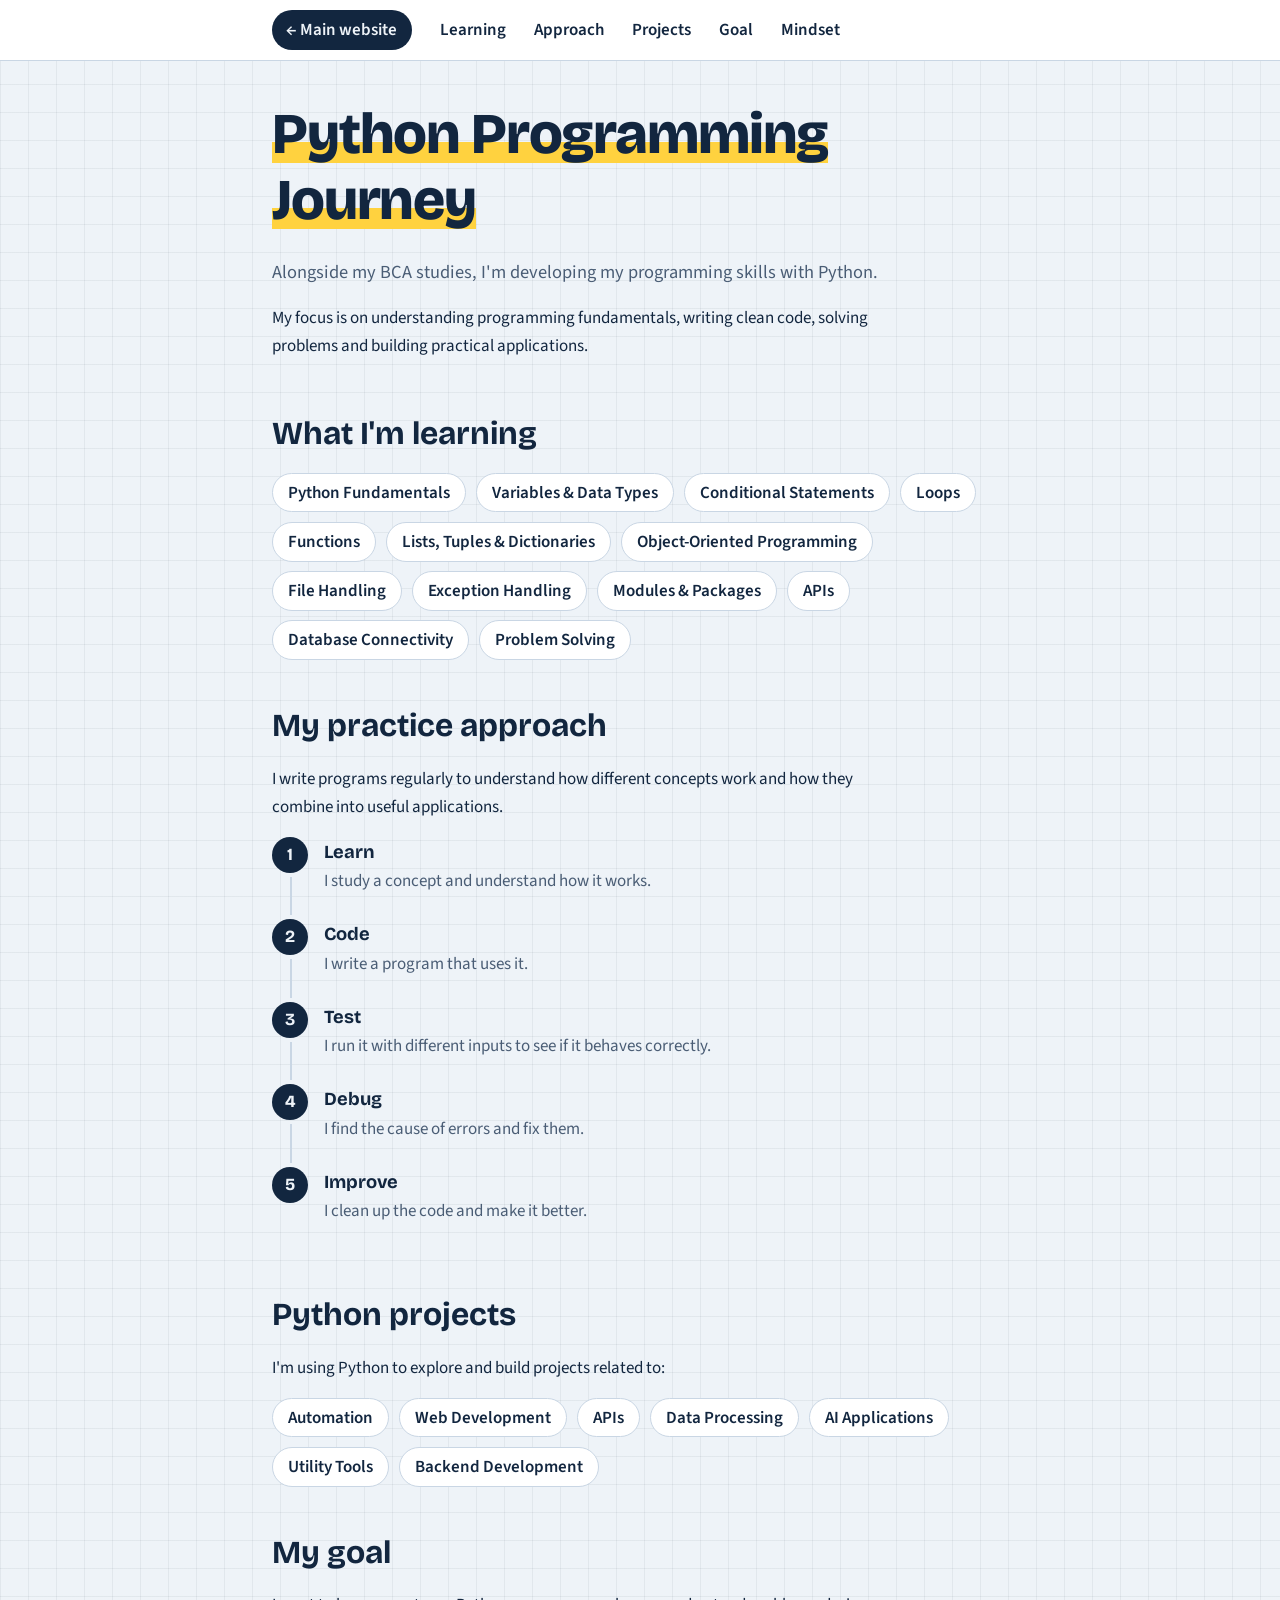
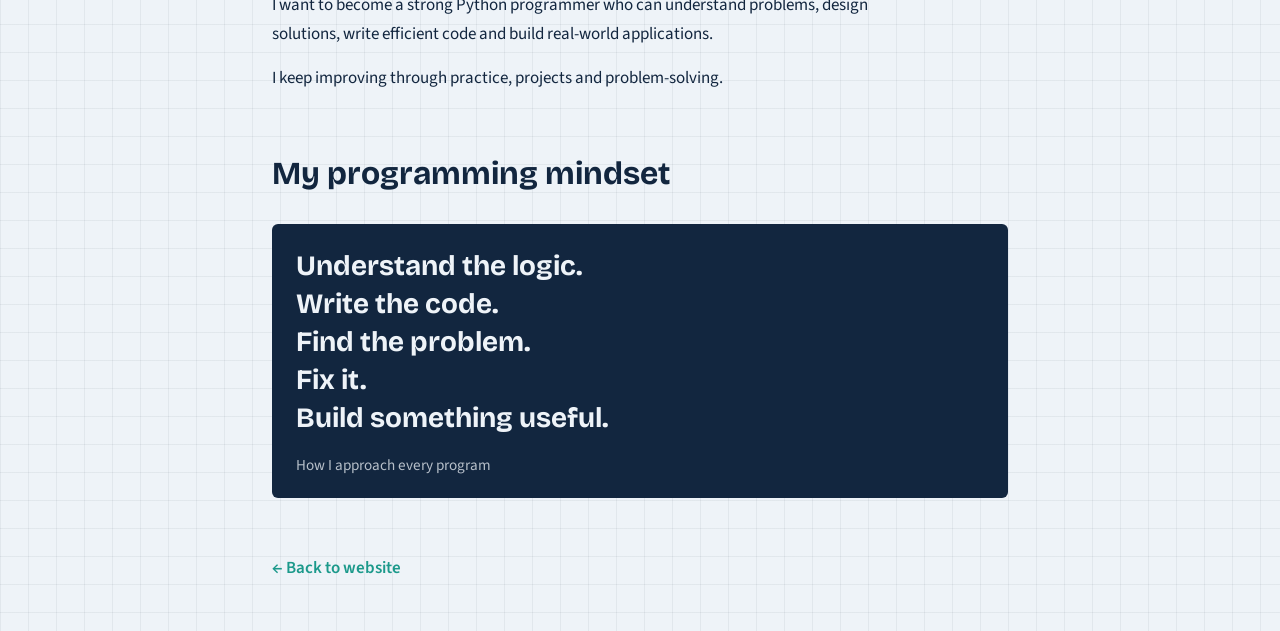
<file: py.html>
<!DOCTYPE html>
<html lang="en">
<head>
  <meta charset="UTF-8">
  <meta name="viewport" content="width=device-width, initial-scale=1">
  <title>Python Programming Journey</title>
  <meta name="description" content="My journey of becoming a Python programmer alongside my BCA studies.">
  <link rel="preconnect" href="https://fonts.googleapis.com">
  <link rel="preconnect" href="https://fonts.gstatic.com" crossorigin>
  <link href="https://fonts.googleapis.com/css2?family=Bricolage+Grotesque:wght@500;700;800&family=Source+Sans+3:wght@400;600&display=swap" rel="stylesheet">
  <!-- Uses the same stylesheet as bca.html and web.html -->
  <link rel="stylesheet" href="website.css">
</head>
<body>

  <header class="topbar">
    <nav class="menu" aria-label="Python page menu">
      <a class="home-link" href="index.html">&larr; Main website</a>
      <ul class="menu-links">
        <li><a href="#learning">Learning</a></li>
        <li><a href="#approach">Approach</a></li>
        <li><a href="#projects">Projects</a></li>
        <li><a href="#goal">Goal</a></li>
        <li><a href="#mindset">Mindset</a></li>
      </ul>
    </nav>
  </header>

  <main>

    <section class="hero">
      <h1>Python Programming Journey</h1>
      <p class="lead">Alongside my BCA studies, I'm developing my programming skills with Python.</p>
      <p class="intro">My focus is on understanding programming fundamentals, writing clean code, solving problems and building practical applications.</p>
    </section>

    <section aria-labelledby="learning">
      <h2 id="learning">What I'm learning</h2>
      <ul class="chips">
        <li>Python Fundamentals</li>
        <li>Variables &amp; Data Types</li>
        <li>Conditional Statements</li>
        <li>Loops</li>
        <li>Functions</li>
        <li>Lists, Tuples &amp; Dictionaries</li>
        <li>Object-Oriented Programming</li>
        <li>File Handling</li>
        <li>Exception Handling</li>
        <li>Modules &amp; Packages</li>
        <li>APIs</li>
        <li>Database Connectivity</li>
        <li>Problem Solving</li>
      </ul>
    </section>

    <section aria-labelledby="approach">
      <h2 id="approach">My practice approach</h2>
      <p>I write programs regularly to understand how different concepts work and how they combine into useful applications.</p>
      <ol class="steps">
        <li><strong>Learn</strong> <span>I study a concept and understand how it works.</span></li>
        <li><strong>Code</strong> <span>I write a program that uses it.</span></li>
        <li><strong>Test</strong> <span>I run it with different inputs to see if it behaves correctly.</span></li>
        <li><strong>Debug</strong> <span>I find the cause of errors and fix them.</span></li>
        <li><strong>Improve</strong> <span>I clean up the code and make it better.</span></li>
      </ol>
    </section>

    <section aria-labelledby="projects">
      <h2 id="projects">Python projects</h2>
      <p>I'm using Python to explore and build projects related to:</p>
      <ul class="chips">
        <li>Automation</li>
        <li>Web Development</li>
        <li>APIs</li>
        <li>Data Processing</li>
        <li>AI Applications</li>
        <li>Utility Tools</li>
        <li>Backend Development</li>
      </ul>
    </section>

    <section aria-labelledby="goal">
      <h2 id="goal">My goal</h2>
      <p>I want to become a strong Python programmer who can understand problems, design solutions, write efficient code and build real-world applications.</p>
      <p>I keep improving through practice, projects and problem-solving.</p>
    </section>

    <section aria-labelledby="mindset">
      <h2 id="mindset">My programming mindset</h2>
      <blockquote class="philosophy">
        <p>Understand the logic.<br>
        Write the code.<br>
        Find the problem.<br>
        Fix it.<br>
        Build something useful.</p>
        <footer>How I approach every program</footer>
      </blockquote>
    </section>

  </main>

  <footer class="site-footer">
    <a href="index.html">&larr; Back to website</a>
  </footer>

</body>
</html>
</file>
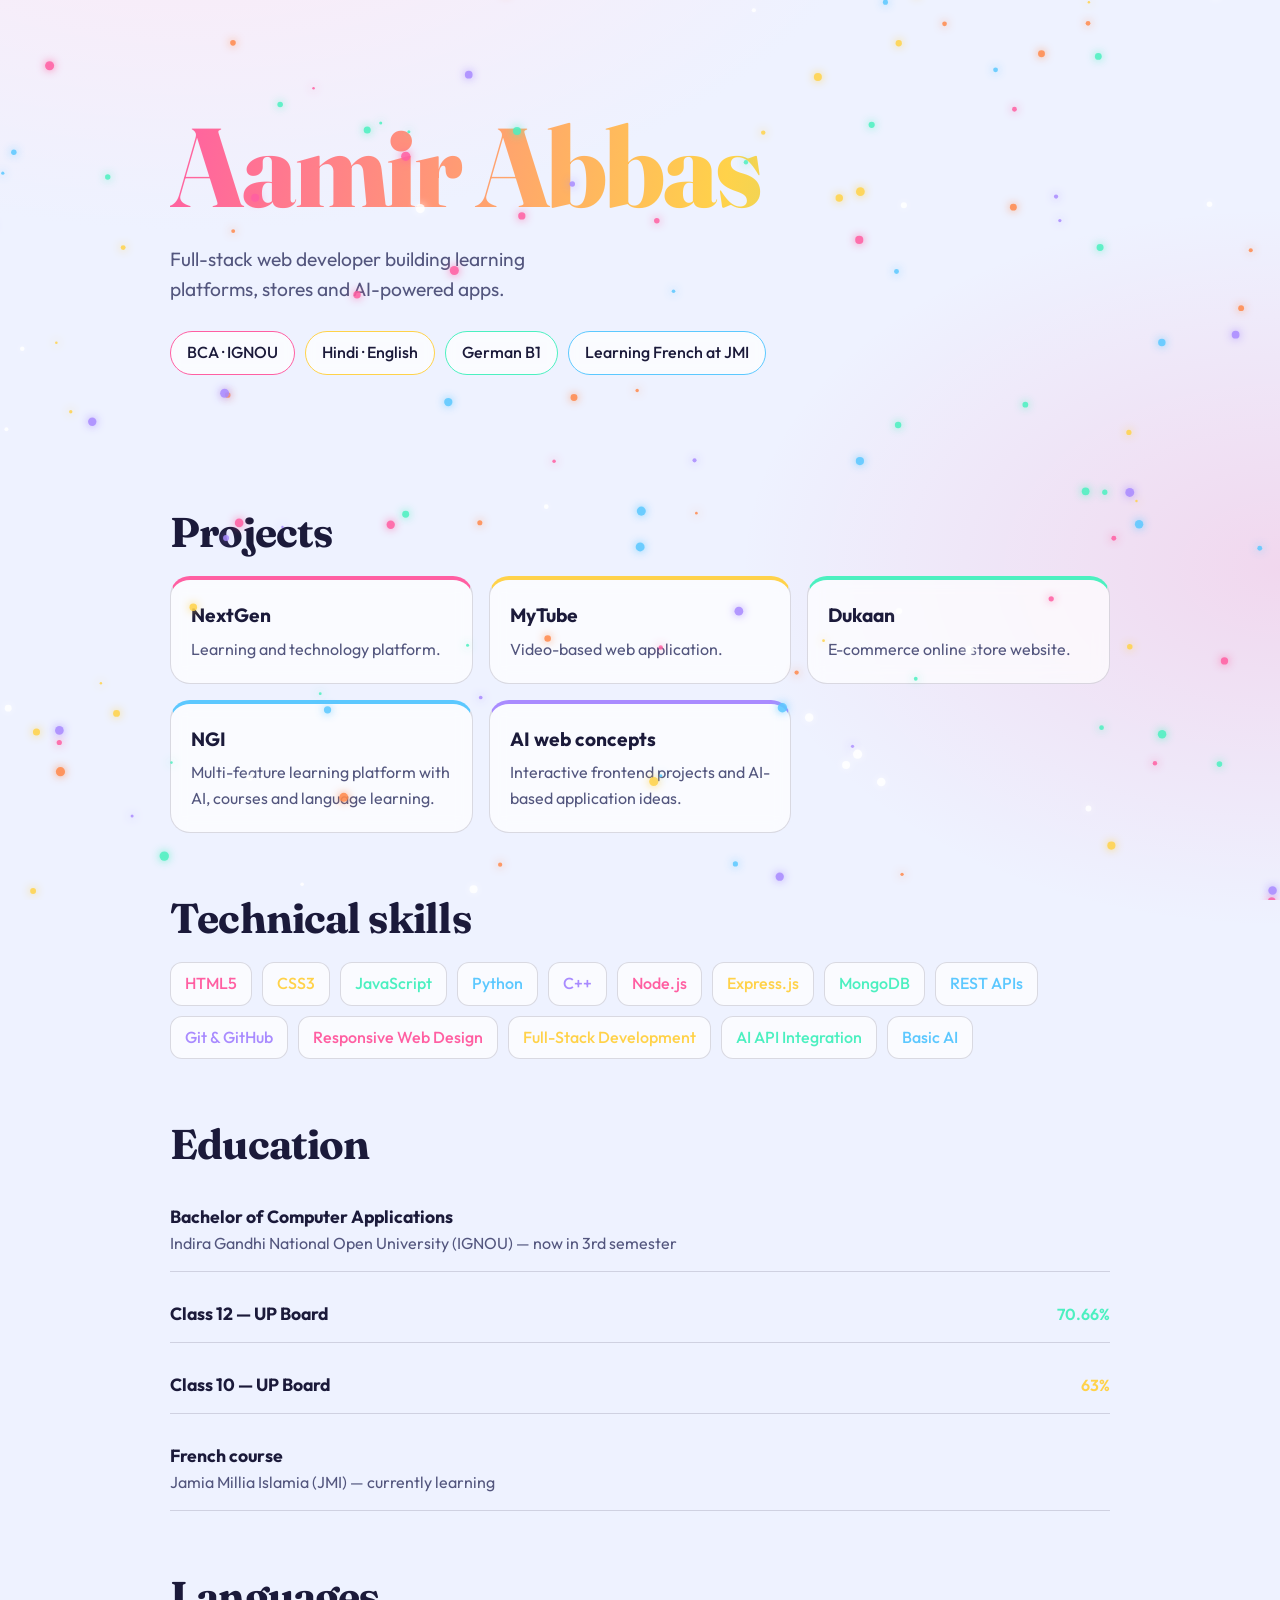
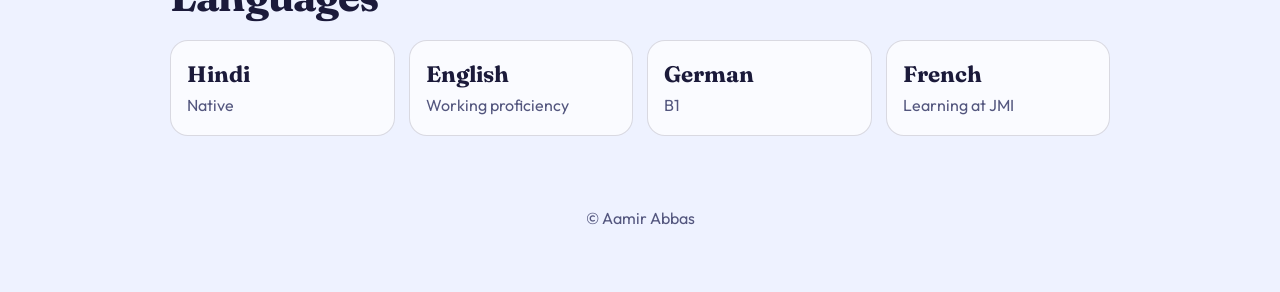
<file: resume.html>
<!DOCTYPE html>
<html lang="en">
<head>
<meta charset="UTF-8">
<meta name="viewport" content="width=device-width, initial-scale=1, viewport-fit=cover">
<title>Aamir Abbas — Full-Stack Developer</title>
<link href="https://fonts.googleapis.com/css2?family=Fraunces:opsz,wght@9..144,600;9..144,800&family=Outfit:wght@400;500;600&display=swap" rel="stylesheet">
<style>
:root{
  --bg:#0b1030; --bg2:#1a1050; --ink:#f4f6ff; --mute:#b5bce0;
  --card:rgba(255,255,255,.07); --line:rgba(255,255,255,.16);
  --pink:#ff5fa2; --gold:#ffd24a; --mint:#4cf0c0; --sky:#5cc8ff; --violet:#a98bff;
  box-sizing:border-box;
  padding-top:env(safe-area-inset-top,0px); padding-bottom:env(safe-area-inset-bottom,0px);
}
:root[data-theme="light"]{--bg:#eef2ff;--bg2:#ffe9f4;--ink:#1b1a3a;--mute:#53567e;--card:rgba(255,255,255,.7);--line:rgba(27,26,58,.15)}
@media (prefers-color-scheme: light){:root:not([data-theme="dark"]):not([data-theme="light"]){--bg:#eef2ff;--bg2:#ffe9f4;--ink:#1b1a3a;--mute:#53567e;--card:rgba(255,255,255,.7);--line:rgba(27,26,58,.15)}}
*,*::before,*::after{box-sizing:border-box}
html{scroll-padding-top:env(safe-area-inset-top,0px);scroll-behavior:smooth}
body{margin:0;font-family:'Outfit',system-ui,sans-serif;color:var(--ink);line-height:1.6;
  background:radial-gradient(1200px 700px at 15% -10%,var(--bg2),transparent 60%),radial-gradient(900px 600px at 100% 30%,rgba(255,95,162,.18),transparent 60%),var(--bg);
  background-color:var(--bg);overflow-x:hidden}
#snow{position:fixed;inset:0;width:100%;height:100%;pointer-events:none;z-index:5}
main{position:relative;z-index:2;max-width:980px;margin:0 auto;padding:0 20px 60px}
h1,h2{font-family:'Fraunces',Georgia,serif;margin:0;letter-spacing:-.02em;line-height:1.05}
.hero{padding:12vh 0 8vh}
.hero h1{font-size:clamp(3rem,13vw,7rem);font-weight:800;
  background:linear-gradient(100deg,var(--pink),var(--gold),var(--mint),var(--sky),var(--violet),var(--pink));
  background-size:300% 100%;-webkit-background-clip:text;background-clip:text;color:transparent;animation:shift 10s linear infinite}
@keyframes shift{to{background-position:300% 0}}
.hero p{font-size:1.2rem;color:var(--mute);max-width:34ch;margin:18px 0 26px}
.chips{display:flex;flex-wrap:wrap;gap:10px}
.chip{padding:8px 16px;border-radius:999px;border:1px solid var(--line);background:var(--card);font-weight:500;backdrop-filter:blur(6px)}
.chip:nth-child(1){border-color:var(--pink)}.chip:nth-child(2){border-color:var(--gold)}.chip:nth-child(3){border-color:var(--mint)}.chip:nth-child(4){border-color:var(--sky)}
section{margin-top:64px}
h2{font-size:clamp(1.8rem,5vw,2.6rem);margin-bottom:22px}
.grid{display:grid;grid-template-columns:repeat(auto-fit,minmax(260px,1fr));gap:16px}
.card{background:var(--card);border:1px solid var(--line);border-radius:20px;padding:20px;backdrop-filter:blur(8px);border-top:4px solid var(--c,var(--pink))}
.card h3{margin:0 0 6px;font-size:1.2rem}
.card p{margin:0;color:var(--mute)}
.edu{display:grid;gap:14px}
.edu .row{display:flex;gap:16px;align-items:baseline;justify-content:space-between;flex-wrap:wrap;padding:14px 0;border-bottom:1px solid var(--line)}
.edu b{font-size:1.1rem}.edu span{color:var(--mute)}
.edu em{font-style:normal;font-weight:600;color:var(--c)}
.skills{display:flex;flex-wrap:wrap;gap:10px}
.skills span{padding:8px 14px;border-radius:12px;background:var(--card);border:1px solid var(--line);font-weight:500}
.skills span:nth-child(5n+1){color:var(--pink)}.skills span:nth-child(5n+2){color:var(--gold)}.skills span:nth-child(5n+3){color:var(--mint)}.skills span:nth-child(5n+4){color:var(--sky)}.skills span:nth-child(5n){color:var(--violet)}
.langs{display:grid;grid-template-columns:repeat(auto-fit,minmax(170px,1fr));gap:14px}
.lang{background:var(--card);border:1px solid var(--line);border-radius:18px;padding:16px}
.lang b{display:block;font-family:'Fraunces',serif;font-size:1.4rem}
.lang span{color:var(--mute)}
footer{margin-top:70px;text-align:center;color:var(--mute)}
@media (prefers-reduced-motion:reduce){.hero h1{animation:none}}
</style>
</head>
<body>
<canvas id="snow" aria-hidden="true"></canvas>
<main>
  <header class="hero">
    <h1>Aamir Abbas</h1>
    <p>Full-stack web developer building learning platforms, stores and AI-powered apps.</p>
    <div class="chips"><span class="chip">BCA · IGNOU</span><span class="chip">Hindi · English</span><span class="chip">German B1</span><span class="chip">Learning French at JMI</span></div>
  </header>

  <section>
    <h2>Projects</h2>
    <div class="grid">
      <div class="card" style="--c:var(--pink)"><h3>NextGen</h3><p>Learning and technology platform.</p></div>
      <div class="card" style="--c:var(--gold)"><h3>MyTube</h3><p>Video-based web application.</p></div>
      <div class="card" style="--c:var(--mint)"><h3>Dukaan</h3><p>E-commerce online store website.</p></div>
      <div class="card" style="--c:var(--sky)"><h3>NGI</h3><p>Multi-feature learning platform with AI, courses and language learning.</p></div>
      <div class="card" style="--c:var(--violet)"><h3>AI web concepts</h3><p>Interactive frontend projects and AI-based application ideas.</p></div>
    </div>
  </section>

  <section>
    <h2>Technical skills</h2>
    <div class="skills">
      <span>HTML5</span><span>CSS3</span><span>JavaScript</span><span>Python</span><span>C++</span><span>Node.js</span><span>Express.js</span><span>MongoDB</span><span>REST APIs</span><span>Git &amp; GitHub</span><span>Responsive Web Design</span><span>Full-Stack Development</span><span>AI API Integration</span><span>Basic AI</span>
    </div>
  </section>

  <section>
    <h2>Education</h2>
    <div class="edu">
      <div class="row"><div><b>Bachelor of Computer Applications</b><br><span>Indira Gandhi National Open University (IGNOU) — now in 3rd semester</span></div></div>
      <div class="row"><div><b>Class 12 — UP Board</b></div><em style="--c:var(--mint)">70.66%</em></div>
      <div class="row"><div><b>Class 10 — UP Board</b></div><em style="--c:var(--gold)">63%</em></div>
      <div class="row"><div><b>French course</b><br><span>Jamia Millia Islamia (JMI) — currently learning</span></div></div>
    </div>
  </section>

  <section>
    <h2>Languages</h2>
    <div class="langs">
      <div class="lang"><b>Hindi</b><span>Native</span></div>
      <div class="lang"><b>English</b><span>Working proficiency</span></div>
      <div class="lang"><b>German</b><span>B1</span></div>
      <div class="lang"><b>French</b><span>Learning at JMI</span></div>
    </div>
  </section>

  <footer>© Aamir Abbas</footer>
</main>

<script>
(function(){
  var c=document.getElementById('snow'),x=c.getContext('2d'),W,H,flakes=[];
  var cols=['#ff5fa2','#ffd24a','#4cf0c0','#5cc8ff','#a98bff','#ff8a4c','#ffffff'];
  var reduce=window.matchMedia('(prefers-reduced-motion: reduce)').matches;
  function size(){W=c.width=innerWidth;H=c.height=innerHeight}
  function make(top){return{x:Math.random()*W,y:top?-10:Math.random()*H,r:Math.random()*3.5+1.2,s:Math.random()*1+.5,d:Math.random()*Math.PI*2,k:Math.random()*.02+.01,c:cols[Math.floor(Math.random()*cols.length)]}}
  size();addEventListener('resize',size);
  var n=Math.min(140,Math.floor(innerWidth/8));
  for(var i=0;i<n;i++)flakes.push(make(false));
  function draw(){
    x.clearRect(0,0,W,H);
    for(var i=0;i<flakes.length;i++){
      var f=flakes[i];
      x.beginPath();x.fillStyle=f.c;x.globalAlpha=.85;x.shadowColor=f.c;x.shadowBlur=8;
      x.arc(f.x,f.y,f.r,0,6.283);x.fill();
      if(!reduce){f.d+=f.k;f.y+=f.s+f.r*.15;f.x+=Math.sin(f.d)*.8;
        if(f.y>H+10||f.x>W+10||f.x<-10)flakes[i]=make(true);}
    }
    requestAnimationFrame(draw);
  }
  draw();
})();
</script>
</body>
</html>
</file>
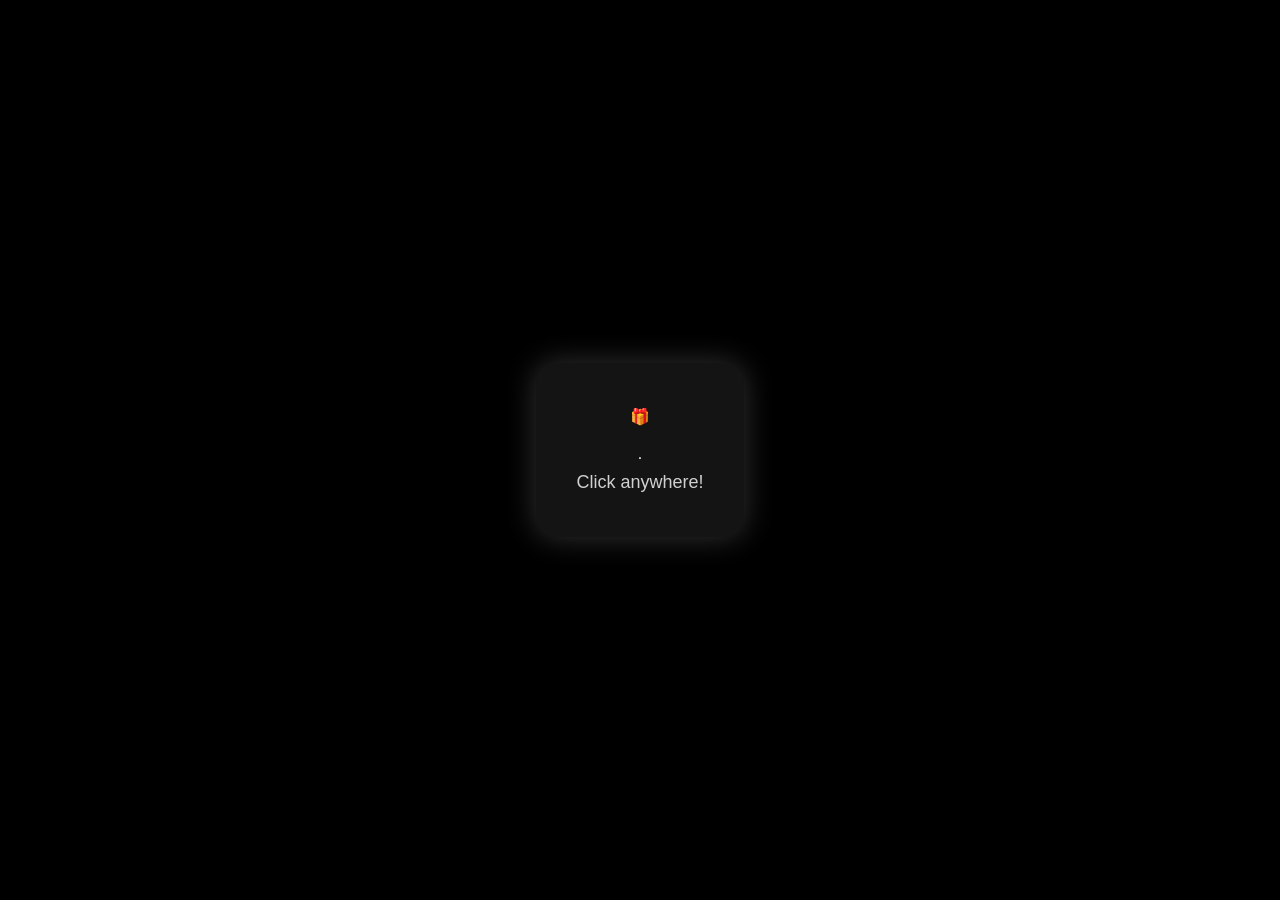
<file: tube.html>
<!DOCTYPE html><html lang="en">
<head>
<meta charset="UTF-8">
<meta name="viewport" content="width=device-width, initial-scale=1.0">
<title>Gift Fireworks</title><link rel="stylesheet" href="style.css">
<style>
*{
margin:0;
padding:0;
box-sizing:border-box;
}

body{
background:black;
overflow:hidden;
height:100vh;
display:flex;
justify-content:center;
align-items:center;
font-family:Arial,sans-serif;
}

#canvas{
position:fixed;
top:0;
left:0;
width:100%;
height:100%;
}

.gift-card{
position:relative;
z-index:10;
text-align:center;
color:white;
padding:40px;
border-radius:20px;
background:rgba(255,255,255,0.08);
backdrop-filter:blur(10px);
box-shadow:0 0 30px rgba(255,255,255,0.2);
}

.gift-card h1{
margin-top:10px;
margin-bottom:10px;
}

.gift-card p{
opacity:0.8;
font-size:18px;
}
</style>
</head><body><canvas id="canvas"></canvas>

<div class="gift-card">
    🎁
    <h1></h1>.
    <p>Click anywhere!</p>
    <div><script src="script.js"></script></body>
    <script>
    const canvas = document.getElementById("canvas");
const ctx = canvas.getContext("2d");

canvas.width = window.innerWidth;
canvas.height = window.innerHeight;

window.addEventListener("resize",()=>{
canvas.width = window.innerWidth;
canvas.height = window.innerHeight;
});

let fireworks = [];

document.addEventListener("click",(e)=>{

for(let i=0;i<80;i++){

    fireworks.push({

        x:e.clientX,
        y:e.clientY,

        dx:(Math.random()-0.5)*12,
        dy:(Math.random()-0.5)*12,

        size:Math.random()*5+2,

        color:`hsl(${Math.random()*360},100%,50%)`,

        life:100

    });

}

});

function animate(){

ctx.fillStyle="rgba(0,0,0,0.15)";
ctx.fillRect(
    0,
    0,
    canvas.width,
    canvas.height
);

for(let i=fireworks.length-1;i>=0;i--){

    let p = fireworks[i];

    ctx.beginPath();
    ctx.fillStyle=p.color;
    ctx.shadowBlur=20;
    ctx.shadowColor=p.color;

    ctx.arc(
        p.x,
        p.y,
        p.size,
        0,
        Math.PI*2
    );

    ctx.fill();

    p.x += p.dx;
    p.y += p.dy;

    p.dy += 0.05;

    p.life--;

    if(p.life<=0){
        fireworks.splice(i,1);
    }

}

requestAnimationFrame(animate);

}

animate();
    </script>
    </html>
</file>
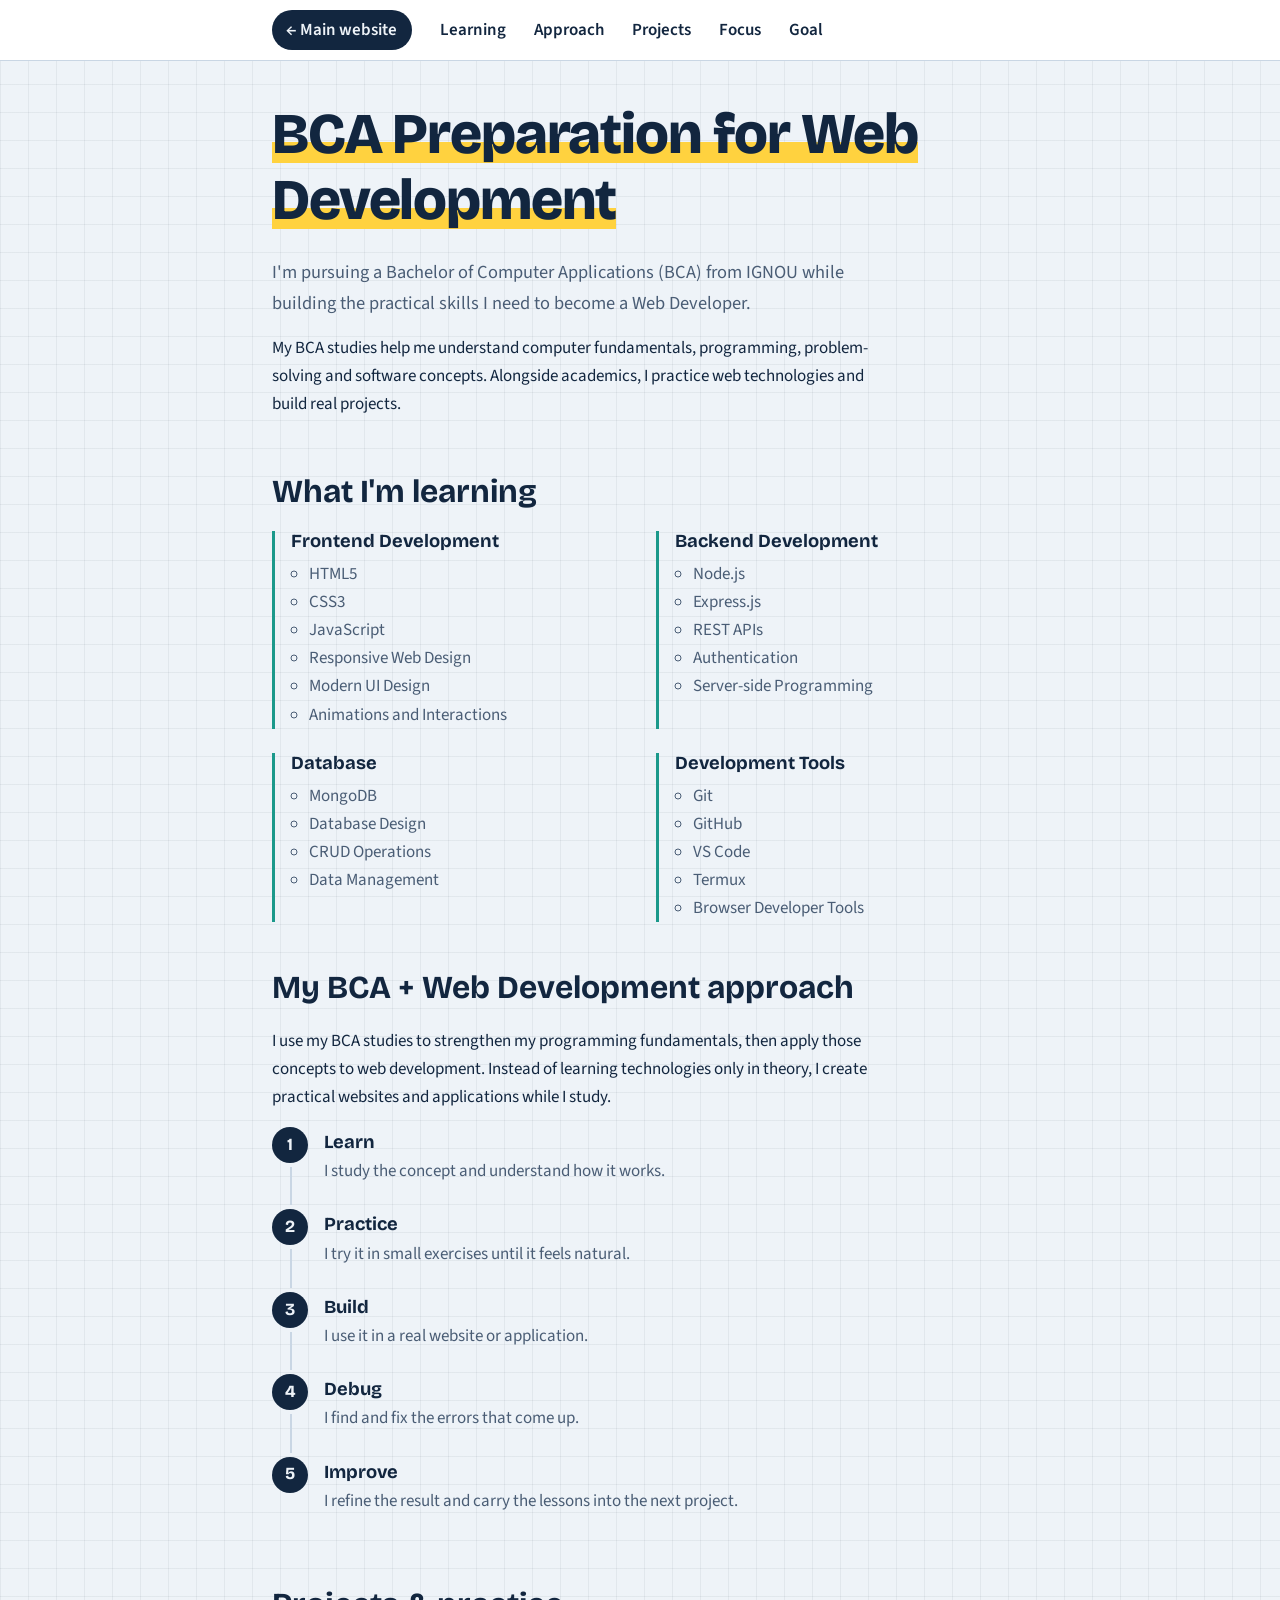
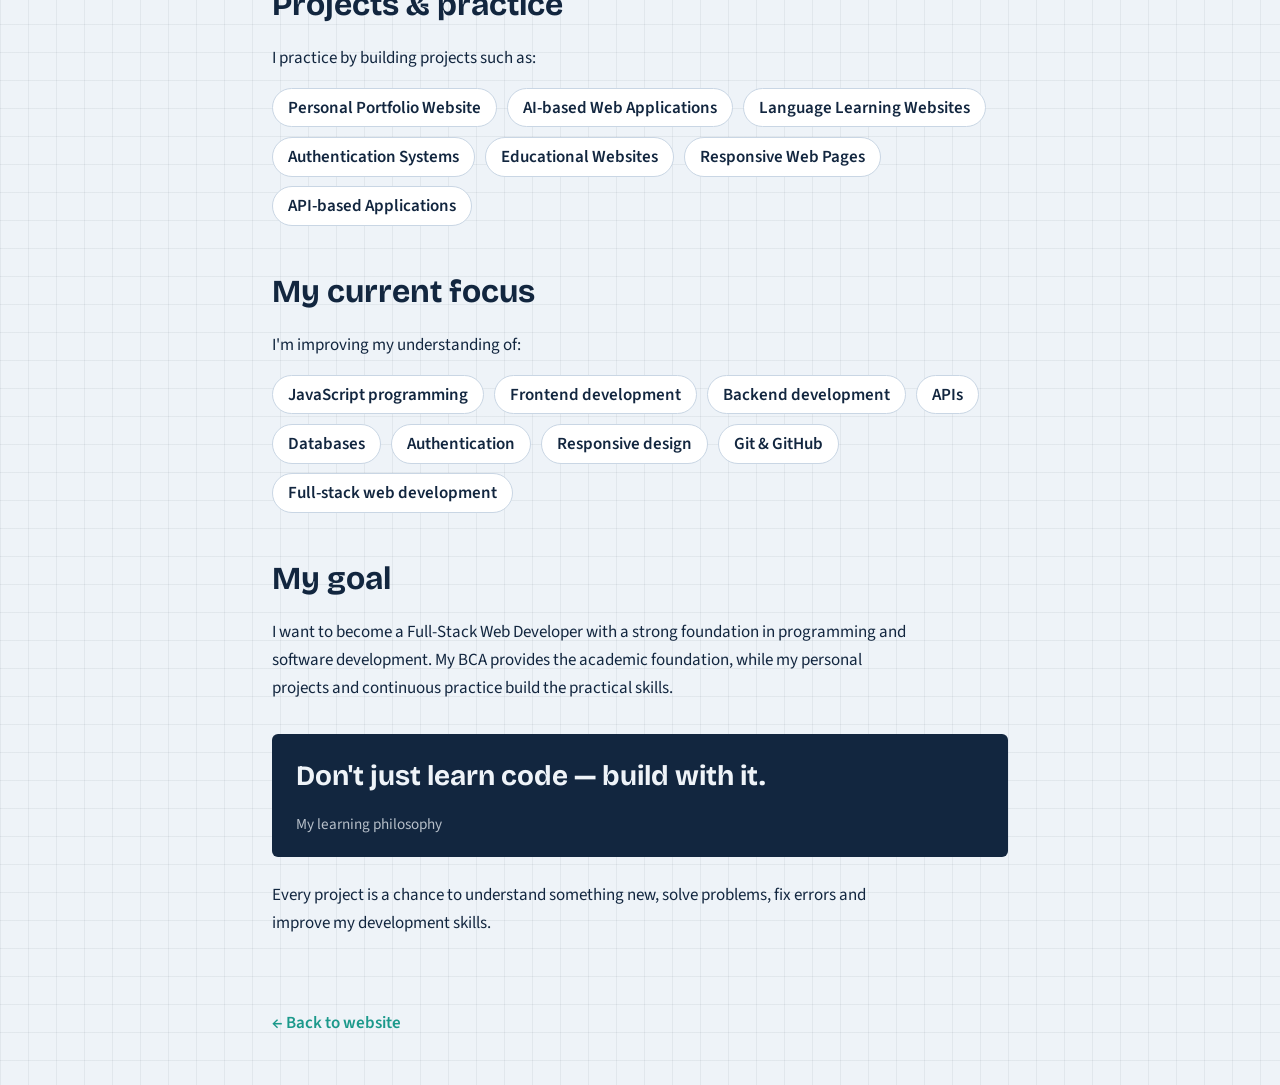
<file: web.html>
<!DOCTYPE html>
<html lang="en">
<head>
  <meta charset="UTF-8">
  <meta name="viewport" content="width=device-width, initial-scale=1">
  <title>BCA Preparation for Web Development</title>
  <meta name="description" content="How my BCA studies and daily practice are shaping me into a Full-Stack Web Developer.">
  <link rel="preconnect" href="https://fonts.googleapis.com">
  <link rel="preconnect" href="https://fonts.gstatic.com" crossorigin>
  <link href="https://fonts.googleapis.com/css2?family=Bricolage+Grotesque:wght@500;700;800&family=Source+Sans+3:wght@400;600&display=swap" rel="stylesheet">
  <!-- Uses the same stylesheet as bca.html -->
  <link rel="stylesheet" href="website.css">
</head>
<body>

  <header class="topbar">
    <nav class="menu" aria-label="Web Developer menu">
      <a class="home-link" href="index.html">&larr; Main website</a>
      <ul class="menu-links">
        <li><a href="#learning">Learning</a></li>
        <li><a href="#approach">Approach</a></li>
        <li><a href="#projects">Projects</a></li>
        <li><a href="#focus">Focus</a></li>
        <li><a href="#goal">Goal</a></li>
      </ul>
    </nav>
  </header>

  <main>

    <section class="hero">
      <h1>BCA Preparation for Web Development</h1>
      <p class="lead">I'm pursuing a Bachelor of Computer Applications (BCA) from IGNOU while building the practical skills I need to become a Web Developer.</p>
      <p class="intro">My BCA studies help me understand computer fundamentals, programming, problem-solving and software concepts. Alongside academics, I practice web technologies and build real projects.</p>
    </section>

    <section aria-labelledby="learning">
      <h2 id="learning">What I'm learning</h2>
      <ul class="subjects">
        <li>
          <h3>Frontend Development</h3>
          <ul>
            <li>HTML5</li>
            <li>CSS3</li>
            <li>JavaScript</li>
            <li>Responsive Web Design</li>
            <li>Modern UI Design</li>
            <li>Animations and Interactions</li>
          </ul>
        </li>
        <li>
          <h3>Backend Development</h3>
          <ul>
            <li>Node.js</li>
            <li>Express.js</li>
            <li>REST APIs</li>
            <li>Authentication</li>
            <li>Server-side Programming</li>
          </ul>
        </li>
        <li>
          <h3>Database</h3>
          <ul>
            <li>MongoDB</li>
            <li>Database Design</li>
            <li>CRUD Operations</li>
            <li>Data Management</li>
          </ul>
        </li>
        <li>
          <h3>Development Tools</h3>
          <ul>
            <li>Git</li>
            <li>GitHub</li>
            <li>VS Code</li>
            <li>Termux</li>
            <li>Browser Developer Tools</li>
          </ul>
        </li>
      </ul>
    </section>

    <section aria-labelledby="approach">
      <h2 id="approach">My BCA + Web Development approach</h2>
      <p>I use my BCA studies to strengthen my programming fundamentals, then apply those concepts to web development. Instead of learning technologies only in theory, I create practical websites and applications while I study.</p>
      <ol class="steps">
        <li><strong>Learn</strong> <span>I study the concept and understand how it works.</span></li>
        <li><strong>Practice</strong> <span>I try it in small exercises until it feels natural.</span></li>
        <li><strong>Build</strong> <span>I use it in a real website or application.</span></li>
        <li><strong>Debug</strong> <span>I find and fix the errors that come up.</span></li>
        <li><strong>Improve</strong> <span>I refine the result and carry the lessons into the next project.</span></li>
      </ol>
    </section>

    <section aria-labelledby="projects">
      <h2 id="projects">Projects &amp; practice</h2>
      <p>I practice by building projects such as:</p>
      <ul class="chips">
        <li>Personal Portfolio Website</li>
        <li>AI-based Web Applications</li>
        <li>Language Learning Websites</li>
        <li>Authentication Systems</li>
        <li>Educational Websites</li>
        <li>Responsive Web Pages</li>
        <li>API-based Applications</li>
      </ul>
    </section>

    <section aria-labelledby="focus">
      <h2 id="focus">My current focus</h2>
      <p>I'm improving my understanding of:</p>
      <ul class="chips">
        <li>JavaScript programming</li>
        <li>Frontend development</li>
        <li>Backend development</li>
        <li>APIs</li>
        <li>Databases</li>
        <li>Authentication</li>
        <li>Responsive design</li>
        <li>Git &amp; GitHub</li>
        <li>Full-stack web development</li>
      </ul>
    </section>

    <section aria-labelledby="goal">
      <h2 id="goal">My goal</h2>
      <p>I want to become a Full-Stack Web Developer with a strong foundation in programming and software development. My BCA provides the academic foundation, while my personal projects and continuous practice build the practical skills.</p>

      <blockquote class="philosophy">
        <p>Don't just learn code &mdash; build with it.</p>
        <footer>My learning philosophy</footer>
      </blockquote>

      <p>Every project is a chance to understand something new, solve problems, fix errors and improve my development skills.</p>
    </section>

  </main>

  <footer class="site-footer">
    <a href="index.html">&larr; Back to website</a>
  </footer>

</body>
</html>
</file>
<file: style.css>
:root{--bg:#0a0f1e;--bg2:#0e1528;--card:rgba(24,33,58,.6);--line:rgba(148,163,200,.16);--tx:#e6eaf4;--mut:#93a0bd;--a:#7dd3fc;--b:#fbbf77;--r:16px;--f1:'Sora',system-ui,sans-serif;--f2:'Manrope',system-ui,sans-serif}
*{box-sizing:border-box;margin:0}html{scroll-behavior:smooth;scroll-padding-top:70px}
body{background:var(--bg);color:var(--tx);font:400 1rem/1.7 var(--f2);overflow-x:hidden}
img{max-width:100%;display:block}a{color:inherit;text-decoration:none}ul,ol{list-style:none;padding:0}
:focus-visible{outline:2px solid var(--a);outline-offset:3px}
.wrap{width:min(1160px,100% - 2.5rem);margin-inline:auto}.narrow{width:min(820px,100% - 2.5rem)}.center{text-align:center}
h1,h2,h3{font-family:var(--f1);line-height:1.15}h2{font-size:clamp(1.9rem,4vw,2.8rem);margin-bottom:.4rem}h3{font-size:1.15rem}
.sub{color:var(--mut);margin-bottom:2.2rem;max-width:60ch}.muted{color:var(--mut);font-size:.9rem}.center .sub{margin-inline:auto}
.sec{padding:clamp(4rem,9vw,7rem) 0}.alt{background:var(--bg2)}
.card{background:var(--card);border:1px solid var(--line);border-radius:var(--r);padding:1.4rem;backdrop-filter:blur(8px)}
.btn{display:inline-block;padding:.8rem 1.4rem;border-radius:999px;background:var(--a);color:#06101f;font:700 .95rem var(--f2);border:1px solid var(--a);cursor:pointer;transition:transform .2s,background .2s;min-height:44px}
.btn:hover{transform:translateY(-2px)}.btn.ghost{background:transparent;color:var(--tx);border-color:var(--line)}.btn.ghost:hover{border-color:var(--a)}.btn.sm{padding:.5rem 1rem;font-size:.85rem;min-height:38px}
.btns{display:flex;flex-wrap:wrap;gap:.7rem;margin-top:1.4rem}.btns.c{justify-content:center}
.grid{display:grid;gap:1.2rem}.skills{grid-template-columns:repeat(auto-fit,minmax(280px,1fr))}.projects{grid-template-columns:repeat(auto-fit,minmax(320px,1fr))}.four{grid-template-columns:repeat(auto-fit,minmax(220px,1fr))}.five{grid-template-columns:repeat(auto-fit,minmax(200px,1fr))}.six{grid-template-columns:repeat(auto-fit,minmax(180px,1fr))}
#top-bar{position:fixed;inset:0 0 auto;z-index:50}
#nav{display:flex;align-items:center;justify-content:space-between;gap:1rem;padding:1.1rem max(1.25rem,calc((100% - 1160px)/2));transition:padding .3s,background .3s}
#nav.small{padding-block:.55rem;background:rgba(10,15,30,.82);backdrop-filter:blur(14px);border-bottom:1px solid var(--line)}
.logo{font:800 1.15rem var(--f1)}#nav ul{display:flex;gap:1.3rem}#nav ul a{color:var(--mut);font-size:.92rem;padding:.3rem 0;border-bottom:2px solid transparent;transition:.2s}#nav ul a:hover,#nav ul a.active{color:var(--tx);border-color:var(--a)}
#menu-btn{display:none;background:none;border:0;width:44px;height:44px;cursor:pointer}#menu-btn span{display:block;width:22px;height:2px;background:var(--tx);margin:5px auto;transition:.25s}
.hero{position:relative;min-height:100svh;display:flex;align-items:center;padding:6rem 0 3rem;overflow:hidden;background:radial-gradient(60% 50% at 80% 30%,rgba(125,211,252,.1),transparent),linear-gradient(var(--line) 1px,transparent 1px) 0 0/56px 56px,linear-gradient(90deg,var(--line) 1px,transparent 1px) 0 0/56px 56px,var(--bg)}
#particles{position:absolute;inset:0;width:100%;height:100%}
.hero-grid{position:relative;display:grid;grid-template-columns:1.15fr .85fr;gap:3rem;align-items:center}
.status{display:inline-flex;align-items:center;gap:.5rem;font-size:.9rem;color:var(--mut);border:1px solid var(--line);border-radius:999px;padding:.3rem .9rem;margin-bottom:1.2rem}.status i{width:8px;height:8px;border-radius:50%;background:#4ade80}
h1{font-size:clamp(2.4rem,6.5vw,4.6rem);font-weight:800;letter-spacing:-.02em}
.typed-line{font:700 clamp(1.2rem,2.6vw,1.7rem) var(--f1);color:var(--a);margin:.8rem 0;min-height:2.2rem}.caret{display:inline-block;width:2px;height:1.1em;background:var(--a);margin-left:3px;vertical-align:-.15em}
.lead{color:var(--mut);max-width:52ch}.tagline{margin-top:.8rem;color:var(--b);font-weight:500}
.photo{border-radius:32px;padding:6px;background:linear-gradient(140deg,var(--a),transparent 60%,var(--b));box-shadow:0 0 70px rgba(125,211,252,.14);max-width:420px;justify-self:center;transition:transform .4s}
.photo img{border-radius:27px;aspect-ratio:1;object-fit:cover;width:100%;background:var(--bg2)}.photo:hover{transform:scale(1.03) rotate(-1deg)}.photo.sm{max-width:340px}
.marquee{overflow:hidden;border-block:1px solid var(--line);padding:1rem 0;background:var(--bg2)}.marquee+.marquee{border-top:0}
.track{display:flex;gap:2rem;width:max-content;font:700 1.3rem var(--f1);color:var(--mut)}.track i{color:var(--b);font-style:normal}
.two{display:grid;grid-template-columns:.8fr 1.2fr;gap:3rem;align-items:start}.prose p{color:var(--mut);margin-bottom:1rem}
.cards{display:grid;grid-template-columns:repeat(auto-fit,minmax(150px,1fr));gap:.8rem;margin-top:1.5rem}.cards .card{padding:.8rem 1rem;font-weight:500;color:var(--tx)}
.stats{display:grid;grid-template-columns:repeat(auto-fit,minmax(160px,1fr));gap:1rem;margin-top:4rem}.stat{text-align:center}.stat b{display:block;font:800 2.6rem var(--f1);color:var(--a)}.stat span{color:var(--mut)}
.skills h3{margin-bottom:1rem}.skill{margin-bottom:1rem}.skill strong{display:block}.skill small{color:var(--mut)}
.bar{height:6px;border-radius:9px;background:var(--line);margin-top:.5rem;overflow:hidden}.bar span{display:block;height:100%;width:0;border-radius:9px;background:linear-gradient(90deg,var(--a),var(--b));transition:width 1.2s ease}.in .bar span{width:var(--v)}
.project{padding:0;overflow:hidden;transition:transform .3s,border-color .3s}.project:hover{transform:translateY(-6px);border-color:var(--a)}.project img{aspect-ratio:16/9;object-fit:cover;width:100%;background:var(--bg2)}.pad{padding:1.4rem}.pad p{color:var(--mut);margin:.5rem 0 1rem}
.tags{display:flex;flex-wrap:wrap;gap:.4rem}.tags li{font-size:.78rem;padding:.15rem .65rem;border:1px solid var(--line);border-radius:999px;color:var(--a)}
.timeline{position:relative;margin-top:2.5rem;padding-left:2rem;border-left:2px solid var(--line)}.timeline li{position:relative;margin-bottom:2.2rem}.timeline li::before{content:"";position:absolute;left:calc(-2rem - 7px);top:.45rem;width:12px;height:12px;border-radius:50%;background:var(--a);box-shadow:0 0 0 5px var(--bg2)}
.timeline time{font:700 1.3rem var(--f1);color:var(--b)}.timeline p{color:var(--mut)}
.lang{text-align:center;transition:transform .3s,border-color .3s}.lang:hover{transform:translateY(-6px) scale(1.02);border-color:var(--b)}.glyph{display:grid;place-items:center;width:64px;height:64px;margin:0 auto 1rem;border-radius:18px;background:rgba(251,191,119,.12);color:var(--b);font:800 1.5rem var(--f1)}.lang p{color:var(--mut)}
.slow .track{gap:1rem;animation-duration:50s!important}.chip{padding:.7rem 1.4rem;border:1px solid var(--line);border-radius:999px;background:var(--card);font-weight:500;white-space:nowrap}
.learn .marquee{border:0;background:none}
.goals{background:radial-gradient(50% 60% at 50% 0,rgba(125,211,252,.1),transparent),var(--bg)}.goal{min-height:140px;display:flex;align-items:flex-end;transition:border-color .3s,transform .3s;background:linear-gradient(160deg,rgba(125,211,252,.08),var(--card))}.goal:hover{border-color:var(--a);transform:translateY(-4px)}
.chat{padding:0;overflow:hidden}.log{height:320px;overflow:auto;padding:1.2rem;display:flex;flex-direction:column;gap:.7rem}.msg{max-width:85%;padding:.7rem 1rem;border-radius:14px;background:var(--bg2);color:var(--tx)}.msg.user{align-self:flex-end;background:var(--a);color:#06101f}
.suggest{display:flex;flex-wrap:wrap;gap:.5rem;padding:0 1.2rem 1rem}.suggest button{font:inherit;font-size:.82rem;color:var(--mut);background:none;border:1px solid var(--line);border-radius:999px;padding:.35rem .8rem;cursor:pointer}.suggest button:hover{color:var(--tx);border-color:var(--a)}
#chat-form{display:flex;gap:.6rem;padding:1rem;border-top:1px solid var(--line)}#chat-form input{flex:1;min-width:0}
input,textarea{width:100%;font:inherit;color:var(--tx);background:var(--bg);border:1px solid var(--line);border-radius:12px;padding:.8rem 1rem}input:focus,textarea:focus{border-color:var(--a);outline:0}
.gallery{columns:3 240px;column-gap:1rem}.shot{display:block;width:100%;margin-bottom:1rem;padding:0;border:0;border-radius:var(--r);overflow:hidden;cursor:zoom-in;background:none}.shot img{width:100%;transition:transform .4s}.shot:hover img{transform:scale(1.05)}
.form{display:grid;gap:1rem}.form label{display:grid;gap:.4rem;font-weight:500}
.link{text-align:center;font:700 1.05rem var(--f1);transition:transform .3s,border-color .3s}.link:hover{transform:translateY(-4px);border-color:var(--a)}
footer{border-top:1px solid var(--line);padding:3rem 0 5rem;background:var(--bg2)}.foot{display:grid;gap:1.2rem}.foot p{color:var(--mut)}.flinks{display:flex;gap:1.2rem;flex-wrap:wrap}.flinks a:hover{color:var(--a)}
#top{position:fixed;right:1.2rem;bottom:1.2rem;padding:.6rem 1rem;border-radius:999px;background:var(--bg2);border:1px solid var(--line);font-size:.85rem;opacity:0;transform:translateY(20px);pointer-events:none;transition:.3s;z-index:40}#top.show{opacity:1;transform:none;pointer-events:auto}
.overlay{position:fixed;inset:0;z-index:100;background:rgba(5,8,18,.82);backdrop-filter:blur(6px);display:grid;place-items:center;padding:1rem}.overlay[hidden]{display:none}
.dialog{position:relative;width:min(640px,100%);max-height:90svh;overflow:auto;background:var(--bg2);border:1px solid var(--line);border-radius:22px;padding:1.6rem}.dialog img{border-radius:12px;margin-bottom:1rem;aspect-ratio:16/9;object-fit:cover;width:100%}.dialog h4{margin:1.2rem 0 .5rem;font-family:var(--f1)}.dialog p{color:var(--mut)}.list{list-style:disc;padding-left:1.2rem;color:var(--mut)}
#modal-close{position:absolute;top:.6rem;right:.8rem;width:40px;height:40px;font-size:1.6rem;background:none;border:0;color:var(--tx);cursor:pointer;z-index:2}
#lightbox{cursor:zoom-out}#lightbox img{max-height:92svh;border-radius:12px}
#loader{position:fixed;inset:0;z-index:200;background:var(--bg);display:grid;place-items:center;transition:opacity .5s,visibility .5s}#loader.done{opacity:0;visibility:hidden}#loader span{width:42px;height:42px;border:3px solid var(--line);border-top-color:var(--a);border-radius:50%;animation:spin 1s linear infinite}
@keyframes spin{to{transform:rotate(360deg)}}@keyframes scroll{to{transform:translateX(-50%)}}@keyframes floaty{50%{transform:translateY(-14px)}}@keyframes blink{50%{opacity:0}}@keyframes pop{from{opacity:0;transform:translateY(16px) scale(.97)}}@keyframes fade{from{opacity:0}}
.track{animation:scroll 40s linear infinite}.rev .track{animation-direction:reverse}.marquee:hover .track{animation-play-state:paused}
.float{animation:floaty 6s ease-in-out infinite}.caret{animation:blink 1s steps(1) infinite}.status i{animation:blink 2s ease-in-out infinite}
.reveal{opacity:0;transform:translateY(22px);transition:opacity .7s,transform .7s}.reveal.in{opacity:1;transform:none}
.dialog{animation:pop .3s ease}.overlay:not([hidden]){animation:fade .25s}#lightbox img{animation:pop .35s ease}
@media (prefers-reduced-motion:reduce){*,*::before,*::after{animation:none!important;transition:none!important;scroll-behavior:auto!important}.reveal{opacity:1;transform:none}.bar span{width:var(--v)}.marquee{overflow-x:auto}}
@media (max-width:900px){.hero-grid,.two{grid-template-columns:1fr}.hero-grid .photo{order:-1;max-width:260px}.hero{padding-top:7rem}.photo.sm{margin-inline:auto}}
@media (max-width:820px){#menu-btn{display:block}#nav ul{position:absolute;top:100%;left:0;right:0;flex-direction:column;gap:0;background:var(--bg2);border-bottom:1px solid var(--line);max-height:0;overflow:hidden;transition:max-height .35s}#nav.open ul{max-height:80svh}#nav ul a{display:block;padding:.9rem 1.25rem;border:0}#nav.open #menu-btn span:nth-child(1){transform:translateY(7px) rotate(45deg)}#nav.open #menu-btn span:nth-child(2){opacity:0}#nav.open #menu-btn span:nth-child(3){transform:translateY(-7px) rotate(-45deg)}}
@media (max-width:480px){.projects{grid-template-columns:1fr}.btn{width:100%;text-align:center}.btns .btn.sm{width:auto}#chat-form{flex-direction:column}.log{height:280px}.track{font-size:1.05rem}}
@media (min-width:1600px){html{font-size:112%}}

.page-hidden{display:none!important}
.sec{min-height:100svh;padding-top:clamp(6rem,10vw,8rem)}
.photo img{object-position:center 20%}.cards a{display:block;color:var(--a)}.cards li:has(a):hover{border-color:var(--a)}.subpage{padding:7rem 0 4rem;min-height:100svh}.subpage h1{font-size:clamp(2rem,5vw,3rem);margin:1rem 0}.subpage p,.subpage li{color:var(--mut)}.subpage h2{font-size:1.2rem;margin:1.8rem 0 .6rem}.subpage .list{margin-bottom:1rem}.back{color:var(--a)}
</file>
<file: bca.css>
:root {
  --bg: #eef3f8;
  --grid: rgba(18, 38, 63, 0.06);
  --surface: #ffffff;
  --ink: #12263f;
  --muted: #4a5d75;
  --line: #c9d6e4;
  --accent: #1b998b;
  --mark: #ffd23f;
  --font-head: "Bricolage Grotesque", "Segoe UI", system-ui, sans-serif;
  --font-body: "Source Sans 3", "Segoe UI", system-ui, sans-serif;
}

@media (prefers-color-scheme: dark) {
  :root {
    --bg: #0f1b2b;
    --grid: rgba(255, 255, 255, 0.05);
    --surface: #162840;
    --ink: #eaf1f8;
    --muted: #a9bbd0;
    --line: #2a4060;
    --accent: #4fd1c0;
    --mark: #ffd23f;
  }
}

* { box-sizing: border-box; }

html { scroll-behavior: smooth; }

body {
  margin: 0;
  background-color: var(--bg);
  /* graph-paper grid, like a notebook */
  background-image:
    linear-gradient(var(--grid) 1px, transparent 1px),
    linear-gradient(90deg, var(--grid) 1px, transparent 1px);
  background-size: 28px 28px;
  color: var(--ink);
  font-family: var(--font-body);
  font-size: 1.0625rem;
  line-height: 1.65;
}

main, .site-footer {
  width: min(100% - 2rem, 46rem);
  margin-inline: auto;
}

a { color: var(--accent); }
a:focus-visible { outline: 3px solid var(--mark); outline-offset: 3px; }

.site-footer a {
  font-weight: 600;
  text-decoration: none;
}
.site-footer a:hover { text-decoration: underline; }

/* Menu */
.topbar {
  position: sticky;
  top: 0;
  z-index: 10;
  background: var(--surface);
  border-bottom: 1px solid var(--line);
}
.menu {
  width: min(100% - 2rem, 46rem);
  margin-inline: auto;
  display: flex;
  align-items: center;
  gap: 1rem;
  padding-block: 0.6rem;
}
.home-link {
  flex: none;
  background: var(--ink);
  color: var(--bg);
  font-weight: 600;
  text-decoration: none;
  padding: 0.4rem 0.9rem;
  border-radius: 999px;
  white-space: nowrap;
}
.home-link:hover { background: var(--accent); color: #fff; }
.menu-links {
  list-style: none;
  margin: 0;
  padding: 0;
  display: flex;
  gap: 0.25rem;
  overflow-x: auto;
  scrollbar-width: none;
}
.menu-links::-webkit-scrollbar { display: none; }
.menu-links a {
  display: block;
  padding: 0.4rem 0.75rem;
  border-radius: 6px;
  color: var(--ink);
  font-weight: 600;
  text-decoration: none;
  white-space: nowrap;
}
.menu-links a:hover { background: var(--bg); }

/* keep section titles clear of the sticky menu when jumping */
section { scroll-margin-top: 4rem; }

h1, h2, h3 {
  font-family: var(--font-head);
  line-height: 1.15;
  margin: 0;
}

/* Hero */
.hero { padding-block: 2.5rem 1rem; }

h1 {
  font-size: clamp(2.2rem, 7vw, 3.6rem);
  font-weight: 800;
  letter-spacing: -0.02em;
  /* marker-highlighter under the whole title */
  background-image: linear-gradient(transparent 62%, var(--mark) 62%, var(--mark) 92%, transparent 92%);
  background-repeat: no-repeat;
  display: inline;
  box-decoration-break: clone;
  -webkit-box-decoration-break: clone;
}

@media (prefers-color-scheme: dark) {
  h1 { background-image: linear-gradient(transparent 62%, rgba(255, 210, 63, 0.45) 62%, rgba(255, 210, 63, 0.45) 92%, transparent 92%); }
}

.lead {
  margin: 1.5rem 0 0;
  max-width: 38rem;
  color: var(--muted);
  font-size: 1.15rem;
}

.facts {
  margin: 2rem 0 0;
  background: var(--surface);
  border: 1px solid var(--line);
  border-left: 5px solid var(--accent);
  border-radius: 6px;
  padding: 0.5rem 1.25rem;
}
.facts div {
  display: grid;
  grid-template-columns: 7.5rem 1fr;
  gap: 1rem;
  padding: 0.65rem 0;
  border-bottom: 1px dashed var(--line);
}
.facts div:last-child { border-bottom: 0; }
.facts dt { color: var(--muted); }
.facts dd { margin: 0; font-weight: 600; }

/* Sections */
section { padding-block: 2.5rem 0.5rem; }

h2 {
  font-size: clamp(1.5rem, 4.5vw, 2rem);
  font-weight: 700;
  margin-bottom: 1.25rem;
}

h3 { font-size: 1.15rem; font-weight: 700; }

/* Subjects */
.subjects {
  list-style: none;
  margin: 0;
  padding: 0;
  display: grid;
  gap: 1.5rem 2rem;
  grid-template-columns: repeat(2, 1fr);
}
.subjects li {
  padding-left: 1rem;
  border-left: 3px solid var(--accent);
}
.subjects p { margin: 0.35rem 0 0; color: var(--muted); }

/* Method: a real sequence, so it is numbered */
.steps {
  list-style: none;
  counter-reset: step;
  margin: 0;
  padding: 0;
}
.steps li {
  counter-increment: step;
  position: relative;
  padding: 0 0 1.5rem 3.25rem;
}
.steps li::before {
  content: counter(step);
  position: absolute;
  left: 0;
  top: 0;
  width: 2.25rem;
  height: 2.25rem;
  border-radius: 50%;
  background: var(--ink);
  color: var(--bg);
  font-family: var(--font-head);
  font-weight: 700;
  display: grid;
  place-items: center;
}
/* connecting line between the steps */
.steps li:not(:last-child)::after {
  content: "";
  position: absolute;
  left: 1.1rem;
  top: 2.5rem;
  bottom: 0.25rem;
  width: 2px;
  background: var(--line);
}
.steps strong {
  display: block;
  font-family: var(--font-head);
  font-size: 1.15rem;
}
.steps span { color: var(--muted); }

/* Skills */
.chips {
  list-style: none;
  margin: 0;
  padding: 0;
  display: flex;
  flex-wrap: wrap;
  gap: 0.6rem;
}
.chips li {
  background: var(--surface);
  border: 1px solid var(--line);
  border-radius: 999px;
  padding: 0.3rem 0.95rem;
  font-weight: 600;
}

/* Goal */
section p { max-width: 40rem; }

.philosophy {
  margin: 2rem 0 0;
  padding: 1.5rem 1.5rem 1.25rem;
  background: var(--ink);
  color: var(--bg);
  border-radius: 6px;
}
.philosophy p {
  margin: 0;
  font-family: var(--font-head);
  font-size: clamp(1.3rem, 4.5vw, 1.75rem);
  font-weight: 700;
  line-height: 1.35;
}
.philosophy footer {
  margin-top: 1rem;
  font-size: 0.95rem;
  opacity: 0.75;
}

/* Progress */
.progress {
  margin: 0;
  border-top: 2px solid var(--ink);
}
.progress div {
  display: grid;
  grid-template-columns: 9rem 1fr;
  gap: 1rem;
  padding: 0.8rem 0;
  border-bottom: 1px solid var(--line);
}
.progress dt { font-family: var(--font-head); font-weight: 700; }
.progress dd { margin: 0; color: var(--muted); }

/* Footer */
.site-footer { padding-block: 3rem 3rem; }

/* Mobile */
@media (max-width: 600px) {
  .subjects { grid-template-columns: 1fr; }
  .facts div { grid-template-columns: 1fr; gap: 0; }
  .progress div { grid-template-columns: 1fr; gap: 0; }
}

@media (prefers-reduced-motion: reduce) {
  html { scroll-behavior: auto; }
}
</file>
<file: website.css>
:root {
  --bg: #eef3f8;
  --grid: rgba(18, 38, 63, 0.06);
  --surface: #ffffff;
  --ink: #12263f;
  --muted: #4a5d75;
  --line: #c9d6e4;
  --accent: #1b998b;
  --mark: #ffd23f;
  --font-head: "Bricolage Grotesque", "Segoe UI", system-ui, sans-serif;
  --font-body: "Source Sans 3", "Segoe UI", system-ui, sans-serif;
}

@media (prefers-color-scheme: dark) {
  :root {
    --bg: #0f1b2b;
    --grid: rgba(255, 255, 255, 0.05);
    --surface: #162840;
    --ink: #eaf1f8;
    --muted: #a9bbd0;
    --line: #2a4060;
    --accent: #4fd1c0;
    --mark: #ffd23f;
  }
}

* { box-sizing: border-box; }

html { scroll-behavior: smooth; }

body {
  margin: 0;
  background-color: var(--bg);
  /* graph-paper grid, like a notebook */
  background-image:
    linear-gradient(var(--grid) 1px, transparent 1px),
    linear-gradient(90deg, var(--grid) 1px, transparent 1px);
  background-size: 28px 28px;
  color: var(--ink);
  font-family: var(--font-body);
  font-size: 1.0625rem;
  line-height: 1.65;
}

main, .site-footer {
  width: min(100% - 2rem, 46rem);
  margin-inline: auto;
}

a { color: var(--accent); }
a:focus-visible { outline: 3px solid var(--mark); outline-offset: 3px; }

.site-footer a {
  font-weight: 600;
  text-decoration: none;
}
.site-footer a:hover { text-decoration: underline; }

/* Menu */
.topbar {
  position: sticky;
  top: 0;
  z-index: 10;
  background: var(--surface);
  border-bottom: 1px solid var(--line);
}
.menu {
  width: min(100% - 2rem, 46rem);
  margin-inline: auto;
  display: flex;
  align-items: center;
  gap: 1rem;
  padding-block: 0.6rem;
}
.home-link {
  flex: none;
  background: var(--ink);
  color: var(--bg);
  font-weight: 600;
  text-decoration: none;
  padding: 0.4rem 0.9rem;
  border-radius: 999px;
  white-space: nowrap;
}
.home-link:hover { background: var(--accent); color: #fff; }
.menu-links {
  list-style: none;
  margin: 0;
  padding: 0;
  display: flex;
  gap: 0.25rem;
  overflow-x: auto;
  scrollbar-width: none;
}
.menu-links::-webkit-scrollbar { display: none; }
.menu-links a {
  display: block;
  padding: 0.4rem 0.75rem;
  border-radius: 6px;
  color: var(--ink);
  font-weight: 600;
  text-decoration: none;
  white-space: nowrap;
}
.menu-links a:hover { background: var(--bg); }

/* keep section titles clear of the sticky menu when jumping */
section { scroll-margin-top: 4rem; }

h1, h2, h3 {
  font-family: var(--font-head);
  line-height: 1.15;
  margin: 0;
}

/* Hero */
.hero { padding-block: 2.5rem 1rem; }

h1 {
  font-size: clamp(2.2rem, 7vw, 3.6rem);
  font-weight: 800;
  letter-spacing: -0.02em;
  /* marker-highlighter under the whole title */
  background-image: linear-gradient(transparent 62%, var(--mark) 62%, var(--mark) 92%, transparent 92%);
  background-repeat: no-repeat;
  display: inline;
  box-decoration-break: clone;
  -webkit-box-decoration-break: clone;
}

@media (prefers-color-scheme: dark) {
  h1 { background-image: linear-gradient(transparent 62%, rgba(255, 210, 63, 0.45) 62%, rgba(255, 210, 63, 0.45) 92%, transparent 92%); }
}

.lead {
  margin: 1.5rem 0 0;
  max-width: 38rem;
  color: var(--muted);
  font-size: 1.15rem;
}

.facts {
  margin: 2rem 0 0;
  background: var(--surface);
  border: 1px solid var(--line);
  border-left: 5px solid var(--accent);
  border-radius: 6px;
  padding: 0.5rem 1.25rem;
}
.facts div {
  display: grid;
  grid-template-columns: 7.5rem 1fr;
  gap: 1rem;
  padding: 0.65rem 0;
  border-bottom: 1px dashed var(--line);
}
.facts div:last-child { border-bottom: 0; }
.facts dt { color: var(--muted); }
.facts dd { margin: 0; font-weight: 600; }

/* Sections */
section { padding-block: 2.5rem 0.5rem; }

h2 {
  font-size: clamp(1.5rem, 4.5vw, 2rem);
  font-weight: 700;
  margin-bottom: 1.25rem;
}

h3 { font-size: 1.15rem; font-weight: 700; }

/* Subjects */
.subjects {
  list-style: none;
  margin: 0;
  padding: 0;
  display: grid;
  gap: 1.5rem 2rem;
  grid-template-columns: repeat(2, 1fr);
}
.subjects li {
  padding-left: 1rem;
  border-left: 3px solid var(--accent);
}
.subjects p { margin: 0.35rem 0 0; color: var(--muted); }

/* Method: a real sequence, so it is numbered */
.steps {
  list-style: none;
  counter-reset: step;
  margin: 0;
  padding: 0;
}
.steps li {
  counter-increment: step;
  position: relative;
  padding: 0 0 1.5rem 3.25rem;
}
.steps li::before {
  content: counter(step);
  position: absolute;
  left: 0;
  top: 0;
  width: 2.25rem;
  height: 2.25rem;
  border-radius: 50%;
  background: var(--ink);
  color: var(--bg);
  font-family: var(--font-head);
  font-weight: 700;
  display: grid;
  place-items: center;
}
/* connecting line between the steps */
.steps li:not(:last-child)::after {
  content: "";
  position: absolute;
  left: 1.1rem;
  top: 2.5rem;
  bottom: 0.25rem;
  width: 2px;
  background: var(--line);
}
.steps strong {
  display: block;
  font-family: var(--font-head);
  font-size: 1.15rem;
}
.steps span { color: var(--muted); }

/* Skills */
.chips {
  list-style: none;
  margin: 0;
  padding: 0;
  display: flex;
  flex-wrap: wrap;
  gap: 0.6rem;
}
.chips li {
  background: var(--surface);
  border: 1px solid var(--line);
  border-radius: 999px;
  padding: 0.3rem 0.95rem;
  font-weight: 600;
}

/* Goal */
section p { max-width: 40rem; }

.philosophy {
  margin: 2rem 0 0;
  padding: 1.5rem 1.5rem 1.25rem;
  background: var(--ink);
  color: var(--bg);
  border-radius: 6px;
}
.philosophy p {
  margin: 0;
  font-family: var(--font-head);
  font-size: clamp(1.3rem, 4.5vw, 1.75rem);
  font-weight: 700;
  line-height: 1.35;
}
.philosophy footer {
  margin-top: 1rem;
  font-size: 0.95rem;
  opacity: 0.75;
}

/* Progress */
.progress {
  margin: 0;
  border-top: 2px solid var(--ink);
}
.progress div {
  display: grid;
  grid-template-columns: 9rem 1fr;
  gap: 1rem;
  padding: 0.8rem 0;
  border-bottom: 1px solid var(--line);
}
.progress dt { font-family: var(--font-head); font-weight: 700; }
.progress dd { margin: 0; color: var(--muted); }

/* Footer */
.site-footer { padding-block: 3rem 3rem; }

/* Mobile */
@media (max-width: 600px) {
  .subjects { grid-template-columns: 1fr; }
  .facts div { grid-template-columns: 1fr; gap: 0; }
  .progress div { grid-template-columns: 1fr; gap: 0; }
}

@media (prefers-reduced-motion: reduce) {
  html { scroll-behavior: auto; }
}

/* Extra styles used by web.html */
.hero .intro { margin: 1rem 0 0; max-width: 38rem; }
.subjects ul {
  margin: 0.5rem 0 0;
  padding-left: 1.1rem;
  color: var(--muted);
}
.subjects ul li {
  padding: 0;
  border: 0;
}
section > p { margin: 0 0 1rem; }
.philosophy + p { margin-top: 1.5rem; }
</file>
